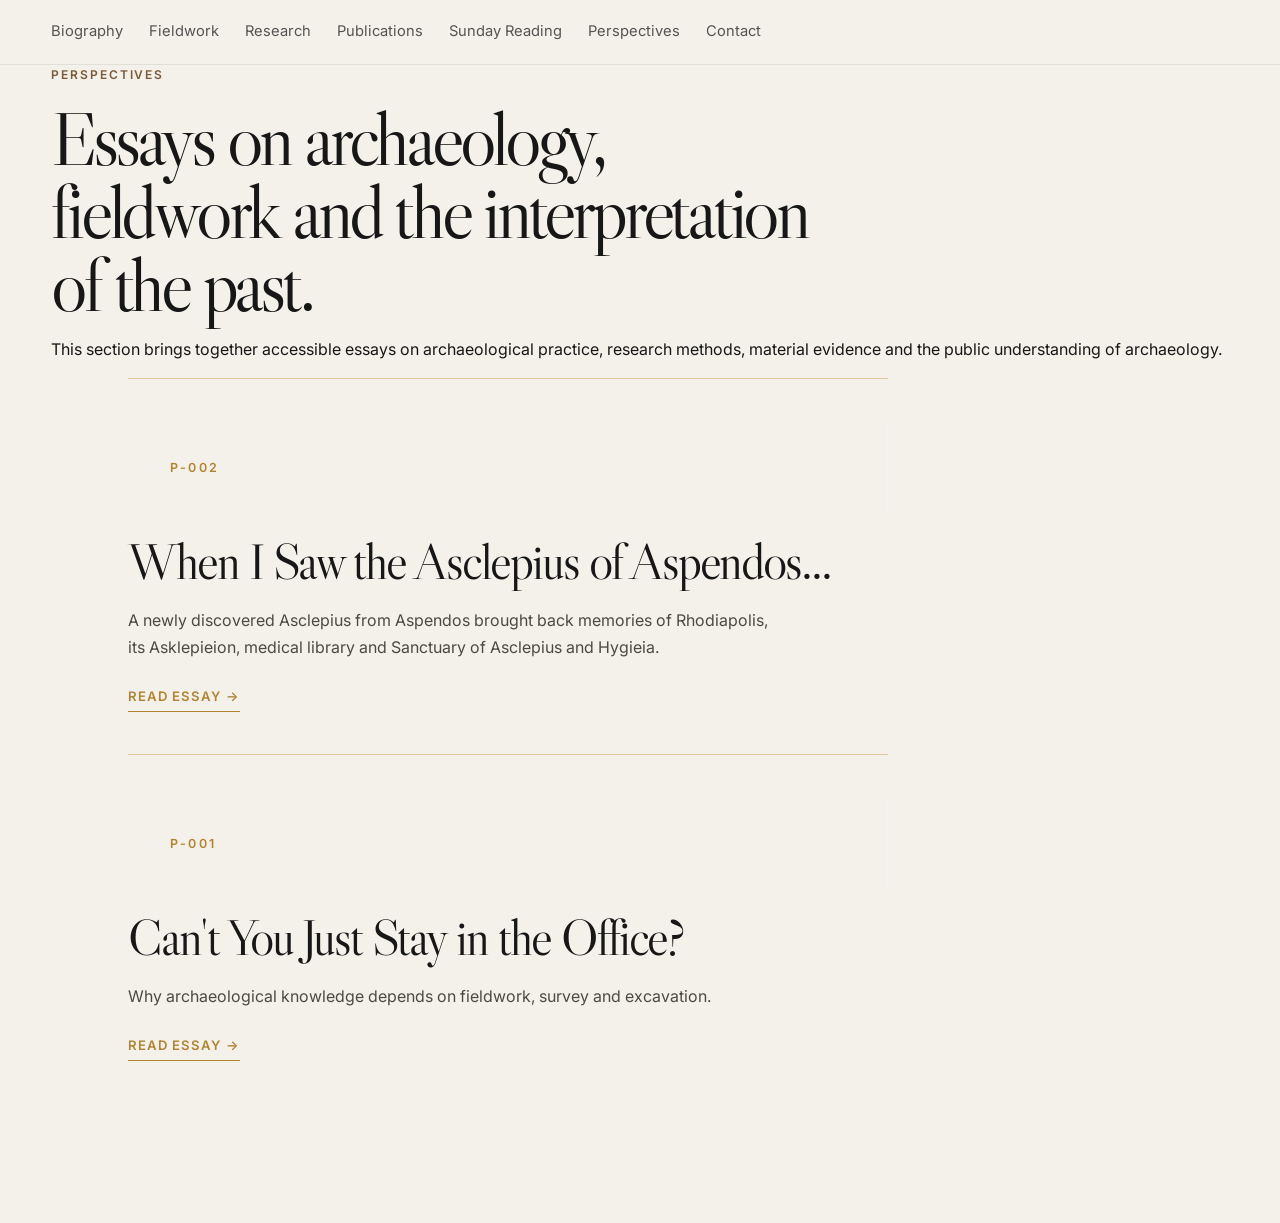
<file: essays/index.html>
<!DOCTYPE html>
<html lang="en">
<head>
  <meta charset="UTF-8">
  <meta name="viewport" content="width=device-width, initial-scale=1.0">

  <title>Perspectives | Halil Mert Erdoğan</title>

  <link rel="preconnect" href="https://fonts.googleapis.com">
  <link rel="preconnect" href="https://fonts.gstatic.com" crossorigin>

  <link
    href="https://fonts.googleapis.com/css2?family=Inter:wght@400;500;600&family=Libre+Caslon+Display&display=swap"
    rel="stylesheet"
  >

  <link rel="stylesheet" href="../style.css">
  <style>
  .perspectives-list {
    max-width: 1380px;
    margin: 0 auto;
    padding: 0 10% 120px;
  }

  .perspective-card {
    display: block;
    max-width: 760px;
    padding: 42px 0;
    border-top: 1px solid rgba(194, 145, 55, 0.45);
    color: #171717;
    text-decoration: none;
  }

  .perspective-number {
    display: block;
    margin-bottom: 20px;
    font-family: "Inter", sans-serif;
    color: #b18432;
    font-size: 0.78rem;
    font-weight: 600;
    letter-spacing: 0.18em;
    text-transform: uppercase;
  }

  .perspective-card h2 {
    margin: 0 0 18px;
    font-family: "Libre Caslon Display", serif;
    font-size: clamp(2.5rem, 4vw, 4rem);
    font-weight: 400;
    line-height: 1.05;
  }

  .perspective-card p {
    max-width: 650px;
    margin: 0 0 22px;
    font-family: "Inter", sans-serif;
    color: #4d4943;
    font-size: 1rem;
    line-height: 1.7;
  }

  .perspective-link {
    font-family: "Inter", sans-serif;
    color: #b18432;
    font-size: 0.82rem;
    font-weight: 600;
    letter-spacing: 0.08em;
    text-transform: uppercase;
  }

  .perspective-card:hover h2,
  .perspective-card:hover .perspective-link {
    color: #b18432;
  }
</style>
</head>

<body>

  <header class="site-header">
    <nav class="site-nav">
      <a href="../index.html#biography">Biography</a>
      <a href="../index.html#fieldwork">Fieldwork</a>
      <a href="../index.html#research">Research</a>
      <a href="../index.html#publications">Publications</a>
      <a href="../readings/">Sunday Reading</a>
      <a href="./">Perspectives</a>
      <a href="../index.html#contact">Contact</a>
    </nav>
  </header>

  <main id="top">

    <section class="section-shell">
      <p class="eyebrow">Perspectives</p>

      <h1>Essays on archaeology, fieldwork and the interpretation of the past.</h1>

      <p>
        This section brings together accessible essays on archaeological
        practice, research methods, material evidence and the public
        understanding of archaeology.
      </p>
    </section>
<section class="perspectives-list">

  <a
  class="perspective-card"
  href="./p002-when-i-saw-the-asclepius-of-aspendos.html"
>
  <span class="perspective-number">P-002</span>

  <h2>
    When I Saw the Asclepius of Aspendos...
  </h2>

  <p>
    A newly discovered Asclepius from Aspendos brought back memories of
    Rhodiapolis, its Asklepieion, medical library and Sanctuary of
    Asclepius and Hygieia.
  </p>

  <span class="perspective-link">
    Read essay →
  </span>
</a>

  <a
    class="perspective-card"
    href="./p001-cant-you-just-stay-in-the-office.html"
  >
    <span class="perspective-number">P-001</span>

    <h2>
      Can't You Just Stay in the Office?
    </h2>

    <p>
      Why archaeological knowledge depends on fieldwork,
      survey and excavation.
    </p>

    <span class="perspective-link">
      Read essay →
    </span>
  </a>

</section>
  </main>

</body>
</html>
</file>
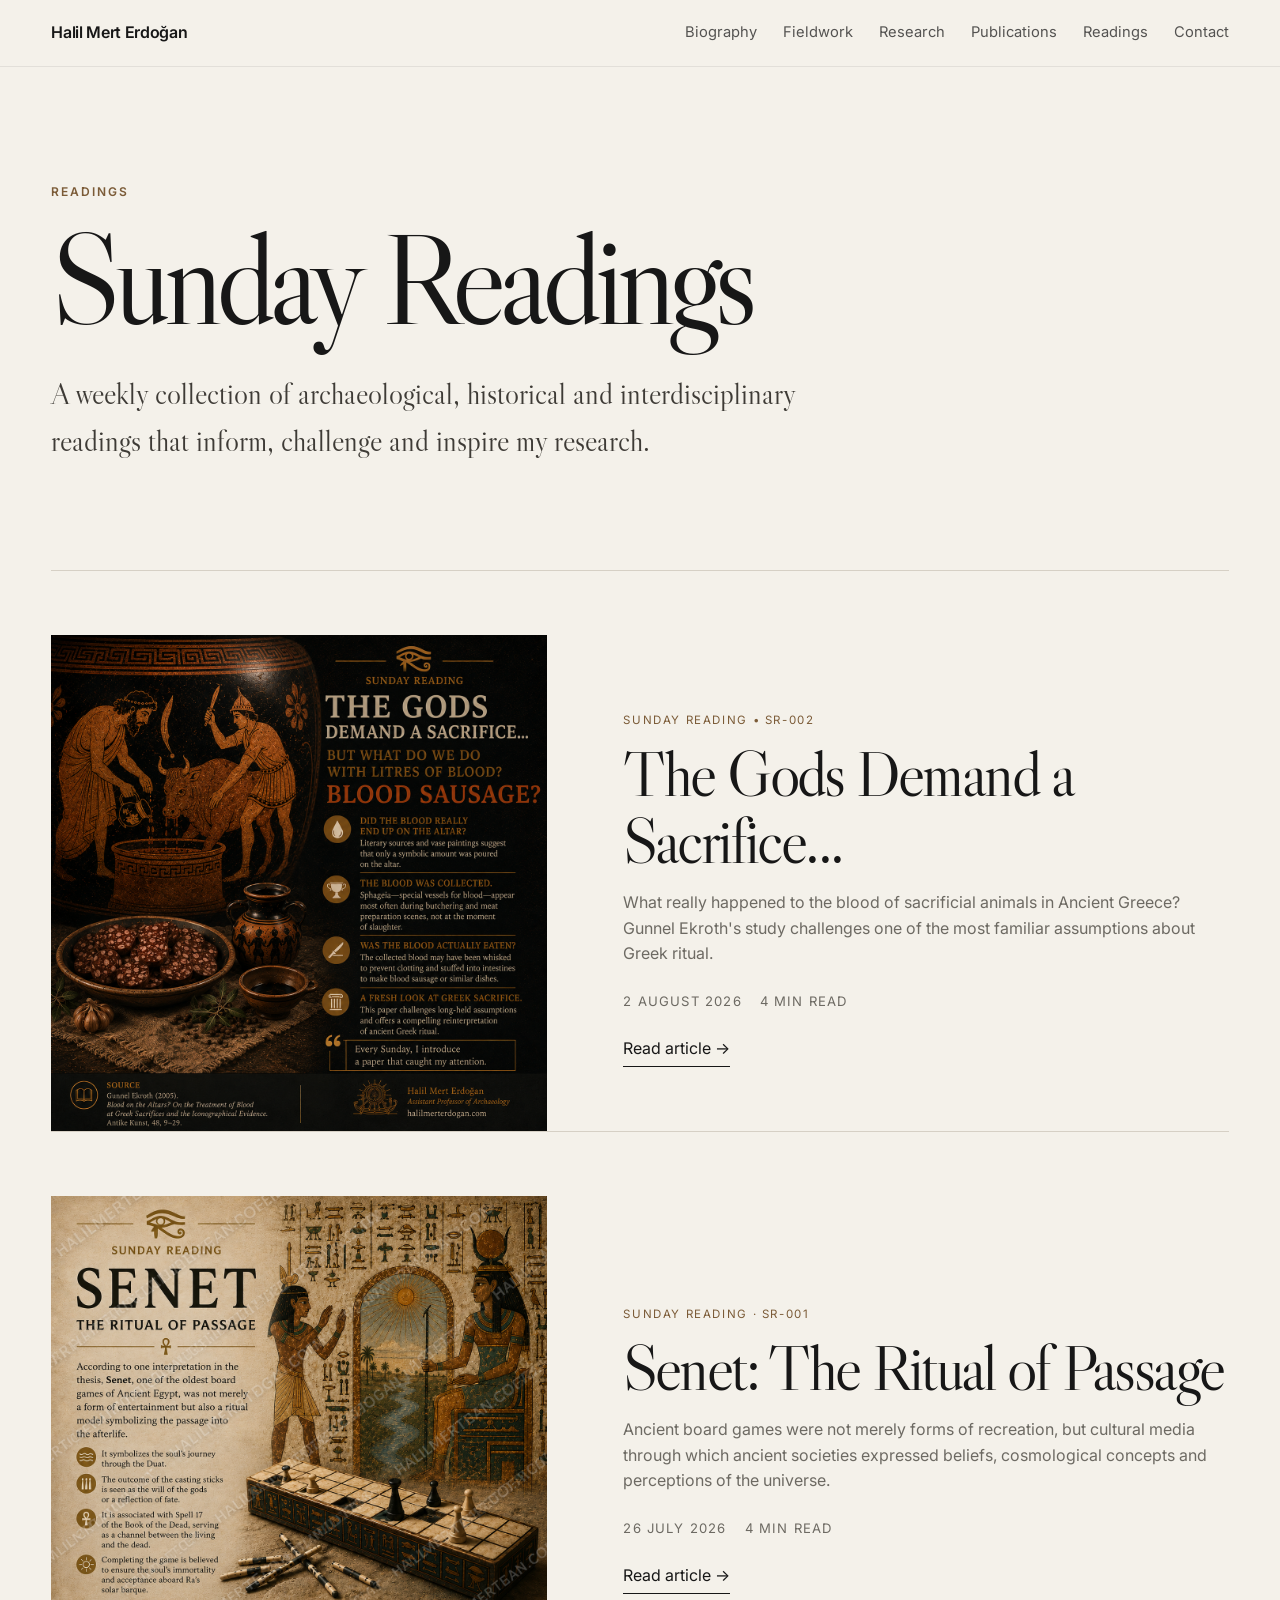
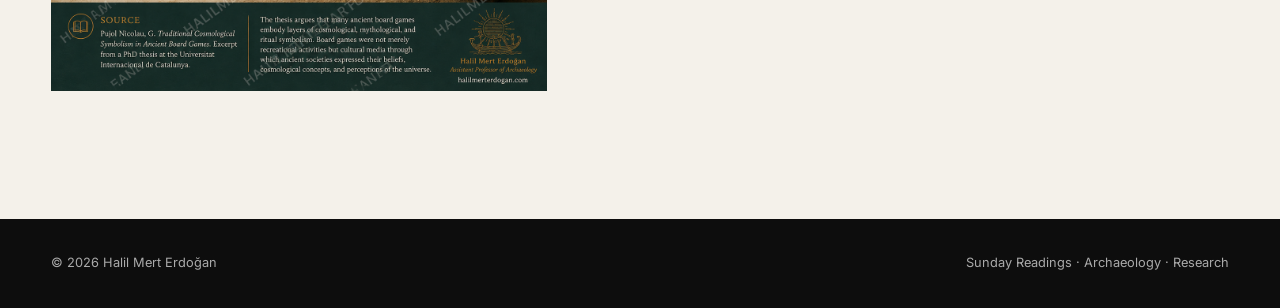
<file: readings/index.html>
<!DOCTYPE html>
<html lang="en">
<head>
  <meta charset="UTF-8">
  <meta name="viewport" content="width=device-width, initial-scale=1.0">

  <meta
    name="description"
    content="Sunday Readings by Halil Mert Erdoğan — archaeological, historical and interdisciplinary reading notes."
  >

  <title>Sunday Readings | Halil Mert Erdoğan</title>

  <link rel="preconnect" href="https://fonts.googleapis.com">
  <link rel="preconnect" href="https://fonts.gstatic.com" crossorigin>

  <link
    href="https://fonts.googleapis.com/css2?family=Inter:wght@400;500;600&family=Libre+Caslon+Display&display=swap"
    rel="stylesheet"
  >

  <link rel="stylesheet" href="../style.css">
  <link rel="stylesheet" href="readings.css">
</head>

<body>

  <header class="site-header">
    <a class="brand" href="../index.html">Halil Mert Erdoğan</a>

    <button
      class="menu-toggle"
      aria-label="Toggle menu"
      aria-expanded="false"
    >
      Menu
    </button>

    <nav class="site-nav">
      <a href="../index.html#biography">Biography</a>
      <a href="../index.html#fieldwork">Fieldwork</a>
      <a href="../index.html#research">Research</a>
      <a href="../index.html#publications">Publications</a>
      <a href="./" aria-current="page">Readings</a>
      <a href="../index.html#contact">Contact</a>
    </nav>
  </header>

  <main>

    <section class="readings-hero section-shell">
      <p class="eyebrow">Readings</p>
      <h1>Sunday Readings</h1>
      <p class="readings-intro">
        A weekly collection of archaeological, historical and interdisciplinary
        readings that inform, challenge and inspire my research.
      </p>
    </section>

    <section class="reading-archive section-shell">
          <article class="archive-card reveal">
        <a class="archive-image" href="sr002-blood-sausage.html">
          <img
            src="../assets/readings/blood-sausage-en.png"
            alt="Sunday Reading 002: The Gods Demand a Sacrifice... But What Do We Do with Litres of Blood? Blood Sausage?"
          >
        </a>

        <div class="archive-copy">
          <p class="kicker">Sunday Reading • SR-002</p>
          <h2>The Gods Demand a Sacrifice...</h2>

          <p>
            What really happened to the blood of sacrificial animals in Ancient Greece? Gunnel Ekroth's study challenges one of the most familiar assumptions about Greek ritual.
          </p>

          <div class="reading-meta">
            <span>2 August 2026</span>
            <span>4 min read</span>
          </div>

          <a class="reading-link" href="sr002-blood-sausage.html">
            Read article →
          </a>
        </div>
      </article>
      <article class="archive-card reveal">
        <a class="archive-image" href="sr001-senet.html">
          <img
            src="../assets/readings/senet-en.png"
            alt="Sunday Reading 001: Senet — The Ritual of Passage"
          >
        </a>

        <div class="archive-copy">
          <p class="kicker">Sunday Reading · SR-001</p>
          <h2>Senet: The Ritual of Passage</h2>

          <p>
            Ancient board games were not merely forms of recreation, but
            cultural media through which ancient societies expressed beliefs,
            cosmological concepts and perceptions of the universe.
          </p>

          <div class="reading-meta">
            <span>26 July 2026</span>
            <span>4 min read</span>
          </div>

          <a class="reading-link" href="sr001-senet.html">
            Read article →
          </a>
        </div>
      </article>

    </section>

  </main>

  <footer class="site-footer">
    <span>© <span id="year"></span> Halil Mert Erdoğan</span>
    <span>Sunday Readings · Archaeology · Research</span>
  </footer>

  <script src="../script.js"></script>
</body>
</html>
</file>
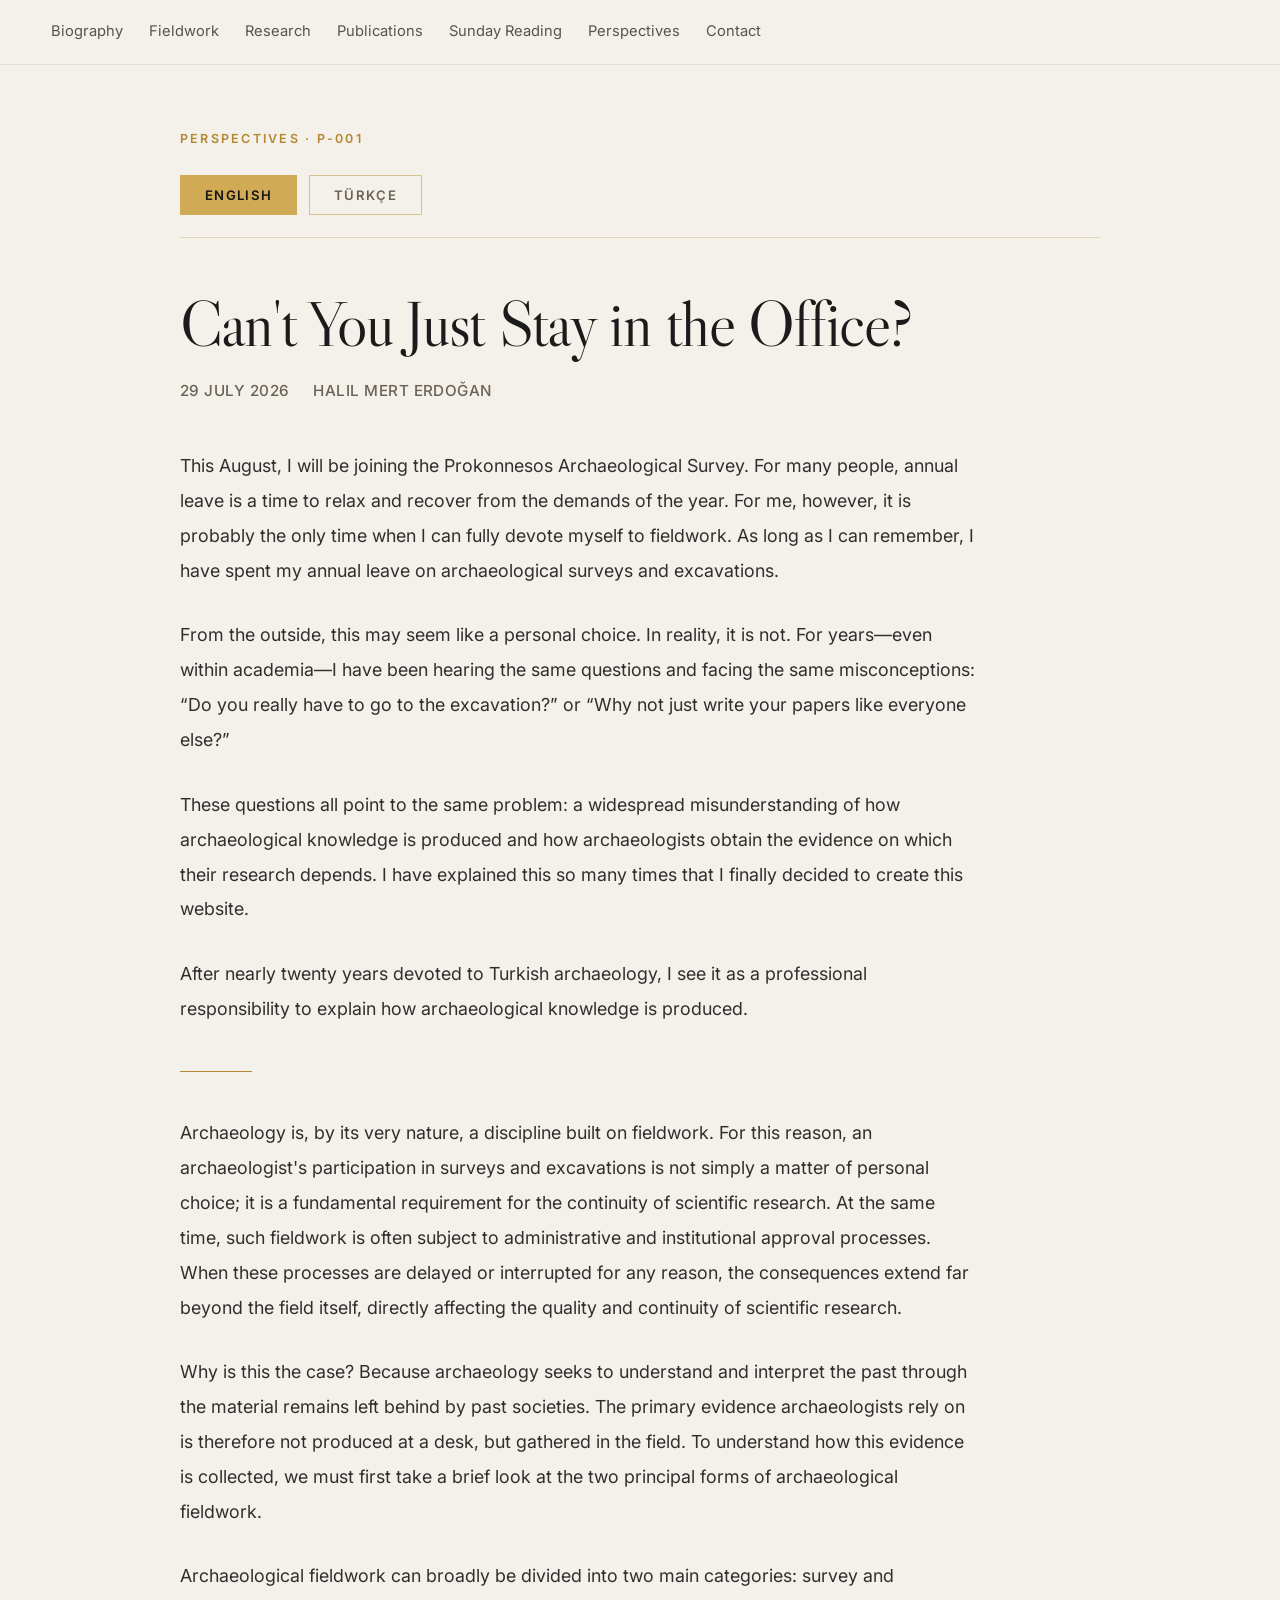
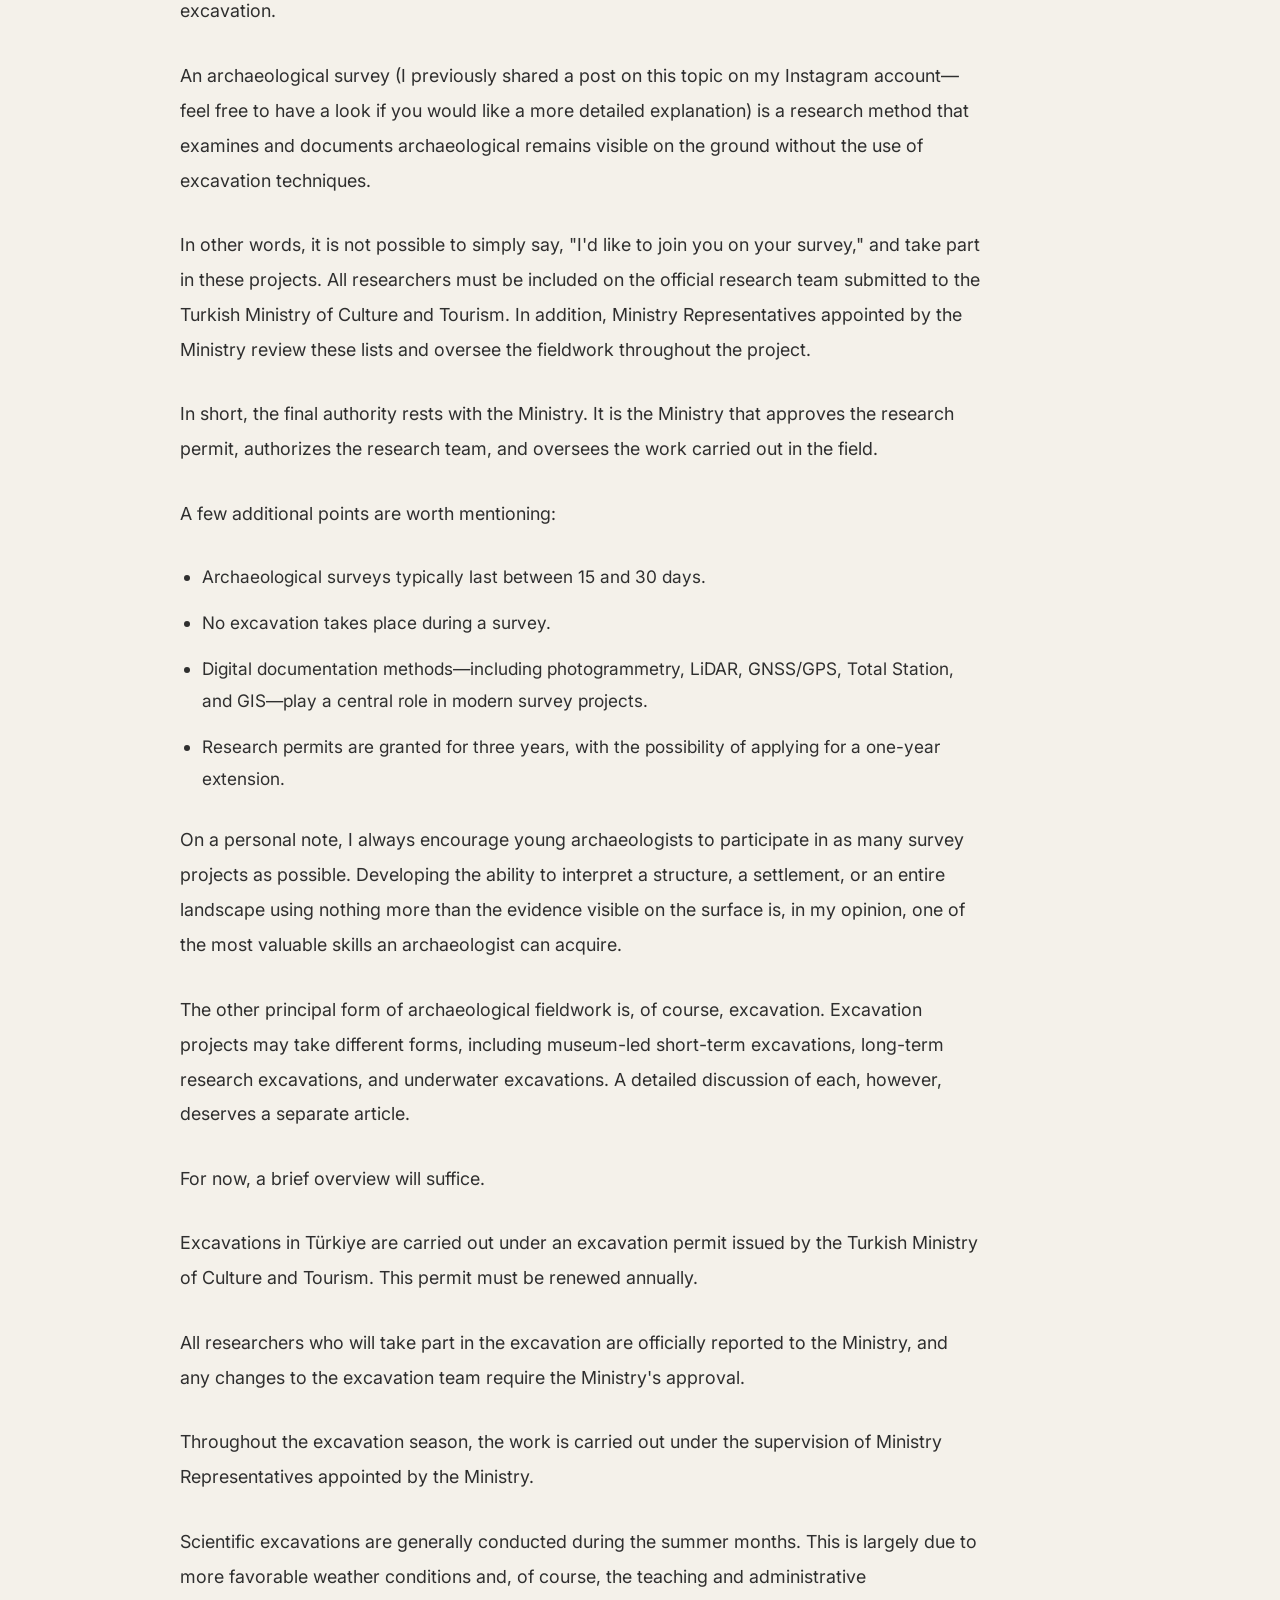
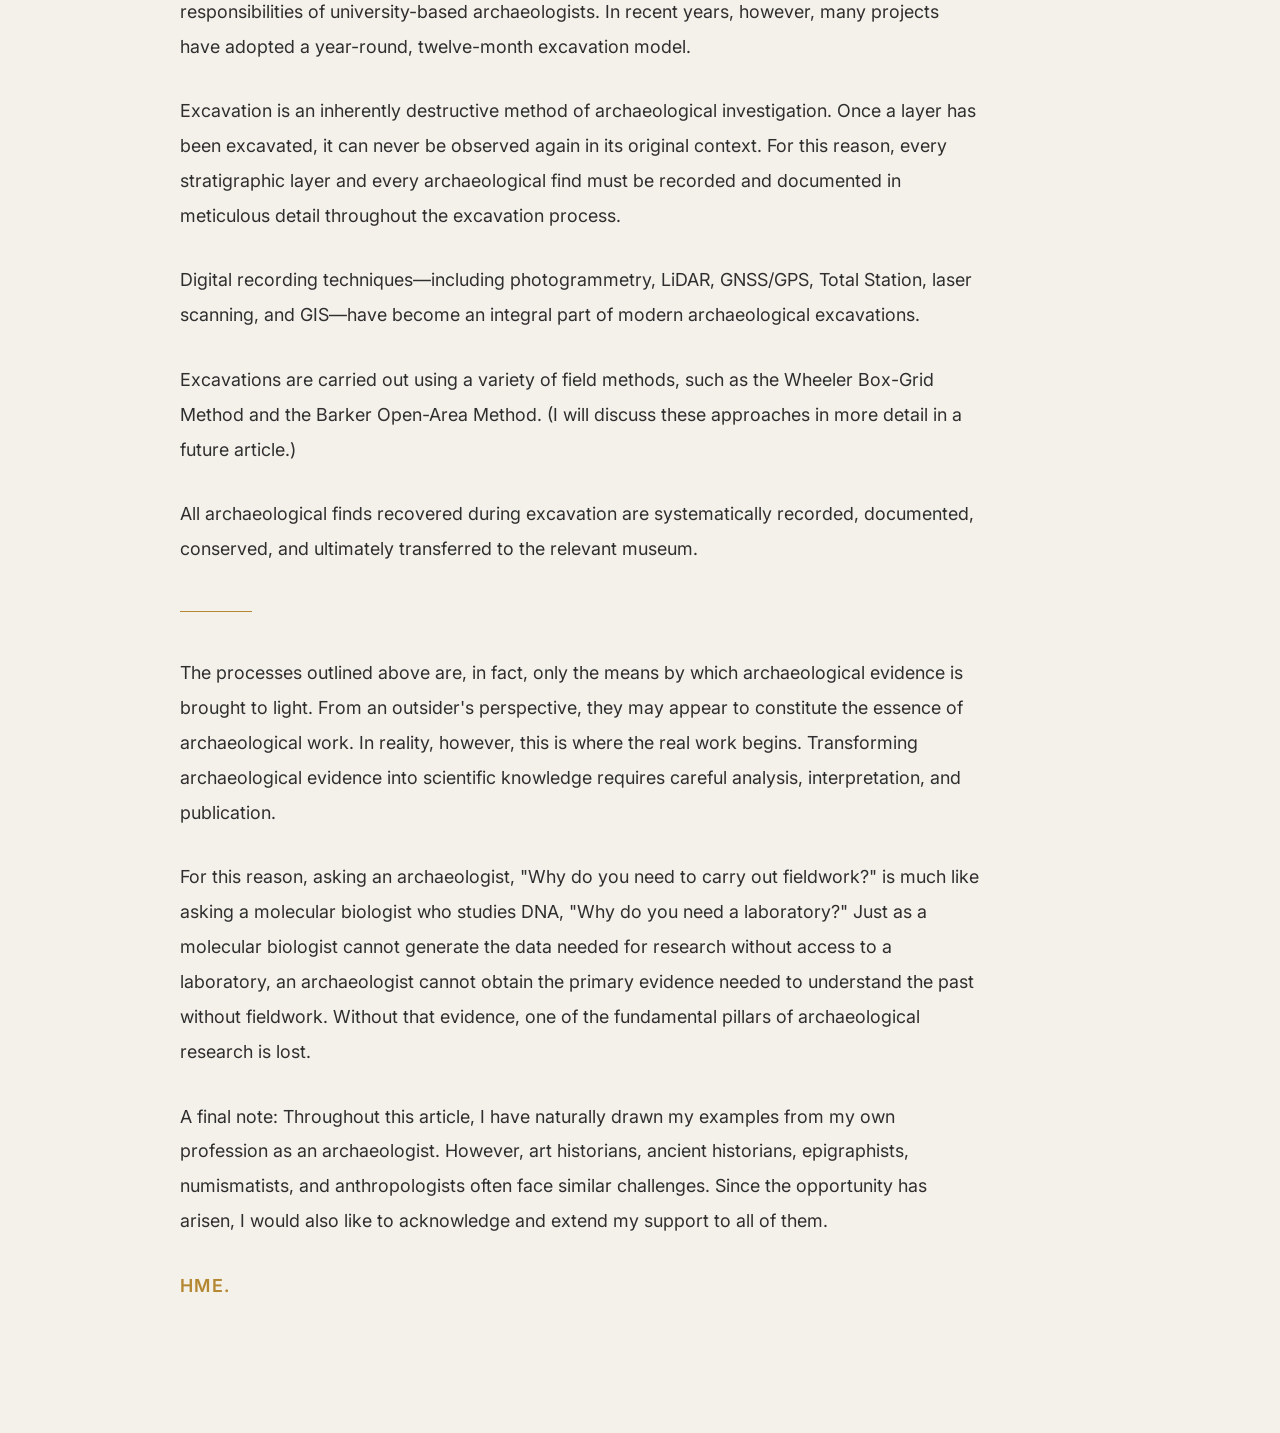
<file: essays/p001-cant-you-just-stay-in-the-office.html>
<!DOCTYPE html>
<html lang="en">
<head>
  <meta charset="UTF-8">
  <meta name="viewport" content="width=device-width, initial-scale=1.0">

  <meta
    name="description"
    content="Perspectives 001: Can't You Just Stay in the Office? An essay by Halil Mert Erdoğan on archaeological fieldwork, survey, and excavation."
  >

  <title>Can't You Just Stay in the Office? | Perspectives 001</title>

  <link rel="preconnect" href="https://fonts.googleapis.com">
  <link rel="preconnect" href="https://fonts.gstatic.com" crossorigin>

  <link
    href="https://fonts.googleapis.com/css2?family=Inter:wght@400;500;600&family=Libre+Caslon+Display&display=swap"
    rel="stylesheet"
  >

  <link rel="stylesheet" href="../style.css">
  <link rel="stylesheet" href="../readings/readings.css">

  <style>
    /*
      This page deliberately inherits the website's existing typography.
      Only the article width, readable text colour, title size, and language tabs
      are defined here.
    */

    .perspective-page {
      width: min(920px, calc(100% - 40px));
      margin: 0 auto;
      padding: 64px 0 100px;
    }

    .perspective-kicker {
      margin: 0 0 26px;
      color: #b48732;
      font-size: 0.78rem;
      font-weight: 600;
      letter-spacing: 0.18em;
      text-transform: uppercase;
    }

    .language-tabs {
      display: flex;
      gap: 12px;
      margin: 0 0 52px;
      padding: 0 0 22px;
      border-bottom: 1px solid rgba(180, 135, 45, 0.28);
    }

    .language-tab {
      appearance:none;
      padding:11px 24px;
      border:1px solid rgba(180,135,45,.45);
      background:transparent;
      color:#6b6257;
      font-family:'Inter',sans-serif;
      font-size:.82rem;
      font-weight:600;
      letter-spacing:.10em;
      text-transform:uppercase;
      cursor:pointer;
    }

    .language-tab.active {
      border-color: #d1aa55;
      background: #d1aa55;
      color: #151515;
    }

    .language-panel {
      display: none;
    }

    .language-panel.active {
      display: block;
    }

    .perspective-title {
      font-family: 'Libre Caslon Display', serif;
      max-width: 840px;
      margin: 0 0 22px;
      color: #1b1b1b;
      font-size: clamp(3.2rem, 5vw, 4.8rem);
      font-weight: 400;
      line-height: 1.05;
      letter-spacing: -0.02em;
    }

    .perspective-meta {
      display:flex;
      flex-wrap:wrap;
      gap:8px 24px;
      margin:0 0 46px;
      font-family:'Inter',sans-serif;
      color:#6b6257;
      font-size:0.95rem;
      font-weight:500;
      letter-spacing:.03em;
    }

    .perspective-text {
      max-width:800px;
      font-family:'Inter',sans-serif;
      color:#2f2f2f;
    }

    .perspective-text p {
      margin:0 0 1.65em;
      color:#2f2f2f;
      font-family:'Inter',sans-serif;
      font-size:1.12rem;
      line-height:1.95;
      font-weight:400;
    }

    .perspective-text ul {
      margin: 0 0 1.8em;
      padding-left: 1.35rem;
    }

    .perspective-text li {
      margin:0 0 .8em;
      color:#2f2f2f;
      font-family:'Inter',sans-serif;
      font-size:1.08rem;
      line-height:1.85;
    }

    .perspective-divider {
      width: 72px;
      margin: 44px 0;
      border: 0;
      border-top: 1px solid #b48732;
    }

    .perspective-signature {
      margin-top: 42px;
      color: #b48732 !important;
      font-weight: 600 !important;
      letter-spacing: 0.08em;
    }

    @media (max-width: 700px) {
      .perspective-page {
        width: min(100% - 28px, 920px);
        padding: 42px 0 72px;
      }

      .language-tabs {
        margin-bottom: 38px;
      }

      .language-tab {
      appearance:none;
      padding:11px 24px;
      border:1px solid rgba(180,135,45,.45);
      background:transparent;
      color:#6b6257;
      font-family:'Inter',sans-serif;
      font-size:.82rem;
      font-weight:600;
      letter-spacing:.10em;
      text-transform:uppercase;
      cursor:pointer;
    }

      .perspective-title {
      font-family: 'Libre Caslon Display', serif;
      max-width: 840px;
      margin: 0 0 22px;
      color: #1b1b1b;
      font-size: clamp(3.2rem, 5vw, 4.8rem);
      font-weight: 400;
      line-height: 1.05;
      letter-spacing: -0.02em;
    }

      .perspective-text p,
      .perspective-text li {
      margin:0 0 .8em;
      color:#2f2f2f;
      font-family:'Inter',sans-serif;
      font-size:1.08rem;
      line-height:1.85;
    }
    }
  </style>
</head>

<body>

  <header class="site-header">
    <nav class="site-nav">
      <a href="../index.html#biography">Biography</a>
      <a href="../index.html#fieldwork">Fieldwork</a>
      <a href="../index.html#research">Research</a>
      <a href="../index.html#publications">Publications</a>
      <a href="../readings/">Sunday Reading</a>
      <a href="./">Perspectives</a>
      <a href="../index.html#contact">Contact</a>
    </nav>
  </header>

  <main class="perspective-page">

    <p class="perspective-kicker">Perspectives · P-001</p>

    <div class="language-tabs" role="tablist" aria-label="Article language">
      <button
        class="language-tab active"
        id="english-tab"
        type="button"
        role="tab"
        aria-selected="true"
        aria-controls="english-panel"
        onclick="showLanguage('english')"
      >
        English
      </button>

      <button
        class="language-tab"
        id="turkish-tab"
        type="button"
        role="tab"
        aria-selected="false"
        aria-controls="turkish-panel"
        onclick="showLanguage('turkish')"
      >
        Türkçe
      </button>
    </div>

    <article
      id="english-panel"
      class="language-panel active"
      role="tabpanel"
      aria-labelledby="english-tab"
      lang="en"
    >
      <h1 class="perspective-title">Can't You Just Stay in the Office?</h1>

      <div class="perspective-meta">
        <span>29 July 2026</span>
        <span>Halil Mert Erdoğan</span>
      </div>

      <div class="perspective-text">

<p>This August, I will be joining the Prokonnesos Archaeological Survey. For many people, annual leave is a time to relax and recover from the demands of the year. For me, however, it is probably the only time when I can fully devote myself to fieldwork. As long as I can remember, I have spent my annual leave on archaeological surveys and excavations.</p>

<p>From the outside, this may seem like a personal choice. In reality, it is not. For years—even within academia—I have been hearing the same questions and facing the same misconceptions: “Do you really have to go to the excavation?” or “Why not just write your papers like everyone else?”</p>

<p>These questions all point to the same problem: a widespread misunderstanding of how archaeological knowledge is produced and how archaeologists obtain the evidence on which their research depends. I have explained this so many times that I finally decided to create this website.</p>

<p>After nearly twenty years devoted to Turkish archaeology, I see it as a professional responsibility to explain how archaeological knowledge is produced.</p>

        <hr class="perspective-divider">

        <p>
          Archaeology is, by its very nature, a discipline built on fieldwork. For this reason, an archaeologist's participation in surveys and excavations is not simply a matter of personal choice; it is a fundamental requirement for the continuity of scientific research. At the same time, such fieldwork is often subject to administrative and institutional approval processes. When these processes are delayed or interrupted for any reason, the consequences extend far beyond the field itself, directly affecting the quality and continuity of scientific research.
        </p>

        <p>
          Why is this the case? Because archaeology seeks to understand and interpret the past through the material remains left behind by past societies. The primary evidence archaeologists rely on is therefore not produced at a desk, but gathered in the field. To understand how this evidence is collected, we must first take a brief look at the two principal forms of archaeological fieldwork.
        </p>

        <p>
          Archaeological fieldwork can broadly be divided into two main categories: survey and excavation.
        </p>

        <p>
          An archaeological survey (I previously shared a post on this topic on my Instagram account—feel free to have a look if you would like a more detailed explanation) is a research method that examines and documents archaeological remains visible on the ground without the use of excavation techniques.
        </p>

        <p>
          In other words, it is not possible to simply say, "I'd like to join you on your survey," and take part in these projects. All researchers must be included on the official research team submitted to the Turkish Ministry of Culture and Tourism. In addition, Ministry Representatives appointed by the Ministry review these lists and oversee the fieldwork throughout the project.
        </p>

        <p>
          In short, the final authority rests with the Ministry. It is the Ministry that approves the research permit, authorizes the research team, and oversees the work carried out in the field.
        </p>

        <p>A few additional points are worth mentioning:</p>

        <ul>
          <li>Archaeological surveys typically last between 15 and 30 days.</li>
          <li>No excavation takes place during a survey.</li>
          <li>Digital documentation methods—including photogrammetry, LiDAR, GNSS/GPS, Total Station, and GIS—play a central role in modern survey projects.</li>
          <li>Research permits are granted for three years, with the possibility of applying for a one-year extension.</li>
        </ul>

        <p>
          On a personal note, I always encourage young archaeologists to participate in as many survey projects as possible. Developing the ability to interpret a structure, a settlement, or an entire landscape using nothing more than the evidence visible on the surface is, in my opinion, one of the most valuable skills an archaeologist can acquire.
        </p>

        <p>
          The other principal form of archaeological fieldwork is, of course, excavation. Excavation projects may take different forms, including museum-led short-term excavations, long-term research excavations, and underwater excavations. A detailed discussion of each, however, deserves a separate article.
        </p>

        <p>For now, a brief overview will suffice.</p>

        <p>
          Excavations in Türkiye are carried out under an excavation permit issued by the Turkish Ministry of Culture and Tourism. This permit must be renewed annually.
        </p>

        <p>
          All researchers who will take part in the excavation are officially reported to the Ministry, and any changes to the excavation team require the Ministry's approval.
        </p>

        <p>
          Throughout the excavation season, the work is carried out under the supervision of Ministry Representatives appointed by the Ministry.
        </p>

        <p>
          Scientific excavations are generally conducted during the summer months. This is largely due to more favorable weather conditions and, of course, the teaching and administrative responsibilities of university-based archaeologists. In recent years, however, many projects have adopted a year-round, twelve-month excavation model.
        </p>

        <p>
          Excavation is an inherently destructive method of archaeological investigation. Once a layer has been excavated, it can never be observed again in its original context. For this reason, every stratigraphic layer and every archaeological find must be recorded and documented in meticulous detail throughout the excavation process.
        </p>

        <p>
          Digital recording techniques—including photogrammetry, LiDAR, GNSS/GPS, Total Station, laser scanning, and GIS—have become an integral part of modern archaeological excavations.
        </p>

        <p>
          Excavations are carried out using a variety of field methods, such as the Wheeler Box-Grid Method and the Barker Open-Area Method. (I will discuss these approaches in more detail in a future article.)
        </p>

        <p>
          All archaeological finds recovered during excavation are systematically recorded, documented, conserved, and ultimately transferred to the relevant museum.
        </p>

        <hr class="perspective-divider">

        <p>
          The processes outlined above are, in fact, only the means by which archaeological evidence is brought to light. From an outsider's perspective, they may appear to constitute the essence of archaeological work. In reality, however, this is where the real work begins. Transforming archaeological evidence into scientific knowledge requires careful analysis, interpretation, and publication.
        </p>

        <p>
          For this reason, asking an archaeologist, "Why do you need to carry out fieldwork?" is much like asking a molecular biologist who studies DNA, "Why do you need a laboratory?" Just as a molecular biologist cannot generate the data needed for research without access to a laboratory, an archaeologist cannot obtain the primary evidence needed to understand the past without fieldwork. Without that evidence, one of the fundamental pillars of archaeological research is lost.
        </p>

        <p>
          A final note: Throughout this article, I have naturally drawn my examples from my own profession as an archaeologist. However, art historians, ancient historians, epigraphists, numismatists, and anthropologists often face similar challenges. Since the opportunity has arisen, I would also like to acknowledge and extend my support to all of them.
        </p>

        <p class="perspective-signature">HME.</p>
      </div>
    </article>

    <article
      id="turkish-panel"
      class="language-panel"
      role="tabpanel"
      aria-labelledby="turkish-tab"
      lang="tr"
    >
      <h1 class="perspective-title">“Hocam, Kazıya Gitmeseniz Olmaz mı?”</h1>

      <div class="perspective-meta">
        <span>29 Temmuz 2026</span>
        <span>Halil Mert Erdoğan</span>
      </div>

      <div class="perspective-text">
      
        <p>Ağustos ayında Prokonnesos Arkeolojik Yüzey Araştırması'na katılacağım. Pek çok insan için yıllık izin, dinlenmek ve bütün senenin yorgunluğunu atmak anlamına gelir. Benim için ise yıllık izinler, arazi çalışmalarına gönül rahatlığıyla katılabildiğim belki de yılın tek dönemidir. Kendimi bildim bileli izinlerimi kazılarda ya da yüzey araştırmalarında geçiriyorum.</p>

        <p>Dışarıdan bakıldığında bunun tamamen kişisel bir tercih olduğu düşünülebilir. Oysa durum pek de öyle değil. Çünkü yıllardır, akademik hayatın içinde dahi, aynı sorularla ve aynı yanlış kabullerle karşılaşıyorum: “Kazıya gitmesen olmuyor mu?”, “Herkes nasıl makale yazıyorsa sen de öyle yazsan?”</p>

        <p>Bu soruların ortak bir noktası var. Arkeolojik bilginin nasıl üretildiğine, bir arkeoloğun araştırma verisine nasıl ulaştığına dair ciddi bir bilgi eksikliğini ortaya koyuyorlar. Sanırım bugüne kadar bu konuyu o kadar çok açıklamak zorunda kaldım ki sonunda bu siteyi açmaya karar verdim.</p>

        <p>Yaklaşık yirmi yılını Türk arkeolojisine adamış biri olarak, arkeolojik bilginin nasıl üretildiğini anlatmayı mesleki bir sorumluluk olarak görüyorum.</p>
        

        <hr class="perspective-divider">

        <p>
          Arkeoloji, doğası gereği arazi çalışmasına dayanan bir bilim dalıdır. Bu nedenle bir arkeoloğun yüzey araştırmalarına ve kazılara katılabilmesi yalnızca kişisel bir tercih değil, bilimsel üretimin sürdürülebilmesi açısından da temel bir gerekliliktir. Ne var ki bu süreçler çoğu zaman idari ve kurumsal izin mekanizmalarına bağlıdır. Bu mekanizmaların çeşitli nedenlerle aksaması ya da kesintiye uğraması, yalnızca arazi çalışmalarını değil, uzun vadede bilimsel araştırmaların niteliğini ve sürekliliğini de doğrudan etkileyebilir.
        </p>

        <p>
          Peki neden? Çünkü arkeoloji, geçmişte yaşamış insanların geride bıraktığı maddi kültür kalıntılarından hareketle geçmişi anlamaya ve yorumlamaya çalışan bir bilim dalıdır. Bu nedenle arkeoloğun ihtiyaç duyduğu temel veriler masa başında değil, arazide elde edilir. Bu verilerin nasıl toplandığını anlayabilmek için ise önce arkeolojinin temel arazi çalışmalarına kısaca değinmek gerekir.
        </p>

        <p>
          Arazi çalışmaları temelde ikiye ayrılır: Yüzey Araştırması ve Kazı Çalışması.
        </p>

        <p>
          Yüzey araştırması (daha evvel Instagram hesabımda konuyla ilgili bir gönderi paylaşmıştım; detaylı bilgi için oraya da göz atabilirsiniz), kazı teknikleri kullanılmaksızın yüzeyde gözlemlenebilen kalıntıların incelendiği ve belgelendiği bir araştırma yöntemidir.
        </p>

        <p>
          "Merhaba, ben de sizinle dağ tepe yürüyeceğim." diyenlerin elini kolunu sallayarak bu araştırmalara katılması mümkün değildir.
        </p>

        <p>
          T.C. Kültür ve Turizm Bakanlığı'na bildirilen araştırmacı listelerinde isminizin yer alması gerekir. Ayrıca, yine Bakanlık tarafından görevlendirilen Bakanlık Temsilcileri bu listeleri kontrol eder ve araştırmaları denetler.
        </p>

        <p>
          Yani tabir-i caiz ise nihai söz sahibi Bakanlıktır. Çalışma iznini, araştırma ruhsatını ve araştırmacı listesini onaylayan da yürütülen çalışmaları denetleyen de Bakanlıktır.
        </p>

        <p>Bunlara ek olarak bilinmesi gerekenler:</p>

        <ul>
          <li>Yüzey araştırmaları genellikle 15–30 gün arasında gerçekleşir.</li>
          <li>Kazı yapılmaz.</li>
          <li>Özellikle belgeleme tekniklerinde Fotogrametri, LiDAR, GNSS/GPS, Total Station ve CBS (GIS) gibi dijital yöntemler büyük önem taşır.</li>
          <li>Araştırma izinleri ise 3 yıl ile sınırlıdır (1 yıl ek süre talep edilebilir).</li>
        </ul>

        <p>
          Kişisel olarak mesleğe yeni başlayan arkeologlara yüzey araştırmalarında mümkün olduğunca fazla görev almalarını tavsiye ediyorum. Kazı yapmadan, yalnızca yüzeyde gözlemlenebilen verilerden hareketle bir yapıyı, bir yerleşimi ya da bir peyzajı okuyabilme becerisi, arkeolojik düşünme pratiğinin en önemli kazanımlarından biridir.
        </p>

        <p>
          Bir diğer temel arazi çalışması ise elbette kazı çalışmalarıdır. Bu çalışmalar kendi içinde farklı türlere ayrılır: kurtarma kazıları, bilimsel (sürekli) kazılar, sualtı kazıları vb.
        </p>

        <p>
          Bunların her birini ayrıntılı olarak ele almak ise başka bir yazının konusu olacaktır.
        </p>

        <p>Ama kısaca şöyle bir özet yapılabilir:</p>

        <p>
          Kazılar, T.C. Kültür ve Turizm Bakanlığı tarafından verilen kazı izni (ruhsatı) kapsamında yürütülür. Her sene ruhsat yenilenir.
        </p>

        <p>
          Kazı ekibinde yer alacak araştırmacılar Bakanlığa bildirilir; ekipte yapılacak değişiklikler de Bakanlığın bilgisi ve onayı dâhilinde gerçekleştirilir.
        </p>

        <p>
          Kazılar, Bakanlık tarafından görevlendirilen Bakanlık Temsilcilerinin gözetim ve denetiminde yürütülür.
        </p>

        <p>
          Bilimsel kazılar genellikle yaz aylarında gerçekleştirilir. Bunun temel sebepleri mevsimsel koşulların daha elverişli olması ve şüphesiz akademisyenlerin üniversitelerdeki görevleridir. Ancak son yıllarda birçok bilimsel kazı, yılın tamamına yayılan on iki aylık çalışma modeline geçmiştir.
        </p>

        <p>
          Kazı, geri dönüşü olmayan (destructive) bir araştırma yöntemidir. Bu nedenle kazı sırasında kaldırılan her tabaka ve her buluntu, gelecekte tekrar gözlemlenemeyeceği için ayrıntılı olarak belgelenmek zorundadır.
        </p>

        <p>
          Fotogrametri, LiDAR, GNSS/GPS, Total Station, lazer tarayıcılar ve CBS (GIS) gibi dijital belgeleme yöntemleri günümüzde kazı çalışmalarının ayrılmaz bir parçası hâline gelmiştir.
        </p>

        <p>
          Kazılarda Wheeler Kutu Yöntemi, Barker Sistemi gibi farklı kazı teknikleri uygulanır. (Bunları da ayrıntılı olarak başka bir yazıda ele alacağım.)
        </p>

        <p>
          Kazılarda elde edilen tüm buluntular kayıt altına alınır, belgelenir, korunur ve ilgili müzeye teslim edilir.
        </p>

        <hr class="perspective-divider">

        <p>
          Kısaca açıklamaya çalıştığım bu süreçler, aslında yalnızca araştırılacak verinin ortaya çıkarılmasını sağlayan aşamalardır. Dışarıdan bakıldığında asıl işin bunlar olduğu düşünülebilir; oysa esas süreç bundan sonra başlar. Elde edilen verilerin bilimsel bir araştırmaya dönüşebilmesi için bu kez masa başına geçilir.
        </p>

        <p>
          Dolayısıyla bir arkeoloğa "Neden araziye çıkıyorsun?" diye sormak, DNA üzerine çalışan bir moleküler biyoloğa "Neden laboratuvara giriyorsun?" diye sormak kadar anlamsızdır. Nasıl ki bir moleküler biyolog laboratuvara girmeden araştırması için gerekli verileri üretemez ve bilimsel bir çalışma ortaya koyamazsa, bir arkeolog da araziye çıkmadan geçmişi anlamlandıracak temel verilere ulaşamaz. Dolayısıyla bilimsel araştırmasının en önemli dayanaklarından birini kaybetmiş olur.
        </p>

        <p>
          Küçük bir not: Bu yazıda örnekleri bir arkeolog olarak kendi mesleğim üzerinden verdim. Ancak benzer sıkıntıları sanat tarihçileri, eskiçağ tarihçileri, epigraflar, nümizmatlar ve antropologlar da yaşıyor. Hazır yeri gelmişken, onları da kucaklıyorum.
        </p>

        <p class="perspective-signature">HME.</p>
      </div>
    </article>

  </main>

  <script>
    function showLanguage(language) {
      const showEnglish = language === "english";

      document
        .getElementById("english-panel")
        .classList.toggle("active", showEnglish);

      document
        .getElementById("turkish-panel")
        .classList.toggle("active", !showEnglish);

      document
        .getElementById("english-tab")
        .classList.toggle("active", showEnglish);

      document
        .getElementById("turkish-tab")
        .classList.toggle("active", !showEnglish);

      document
        .getElementById("english-tab")
        .setAttribute("aria-selected", String(showEnglish));

      document
        .getElementById("turkish-tab")
        .setAttribute("aria-selected", String(!showEnglish));

      document.documentElement.lang = showEnglish ? "en" : "tr";
    }
  </script>

</body>
</html>
</file>
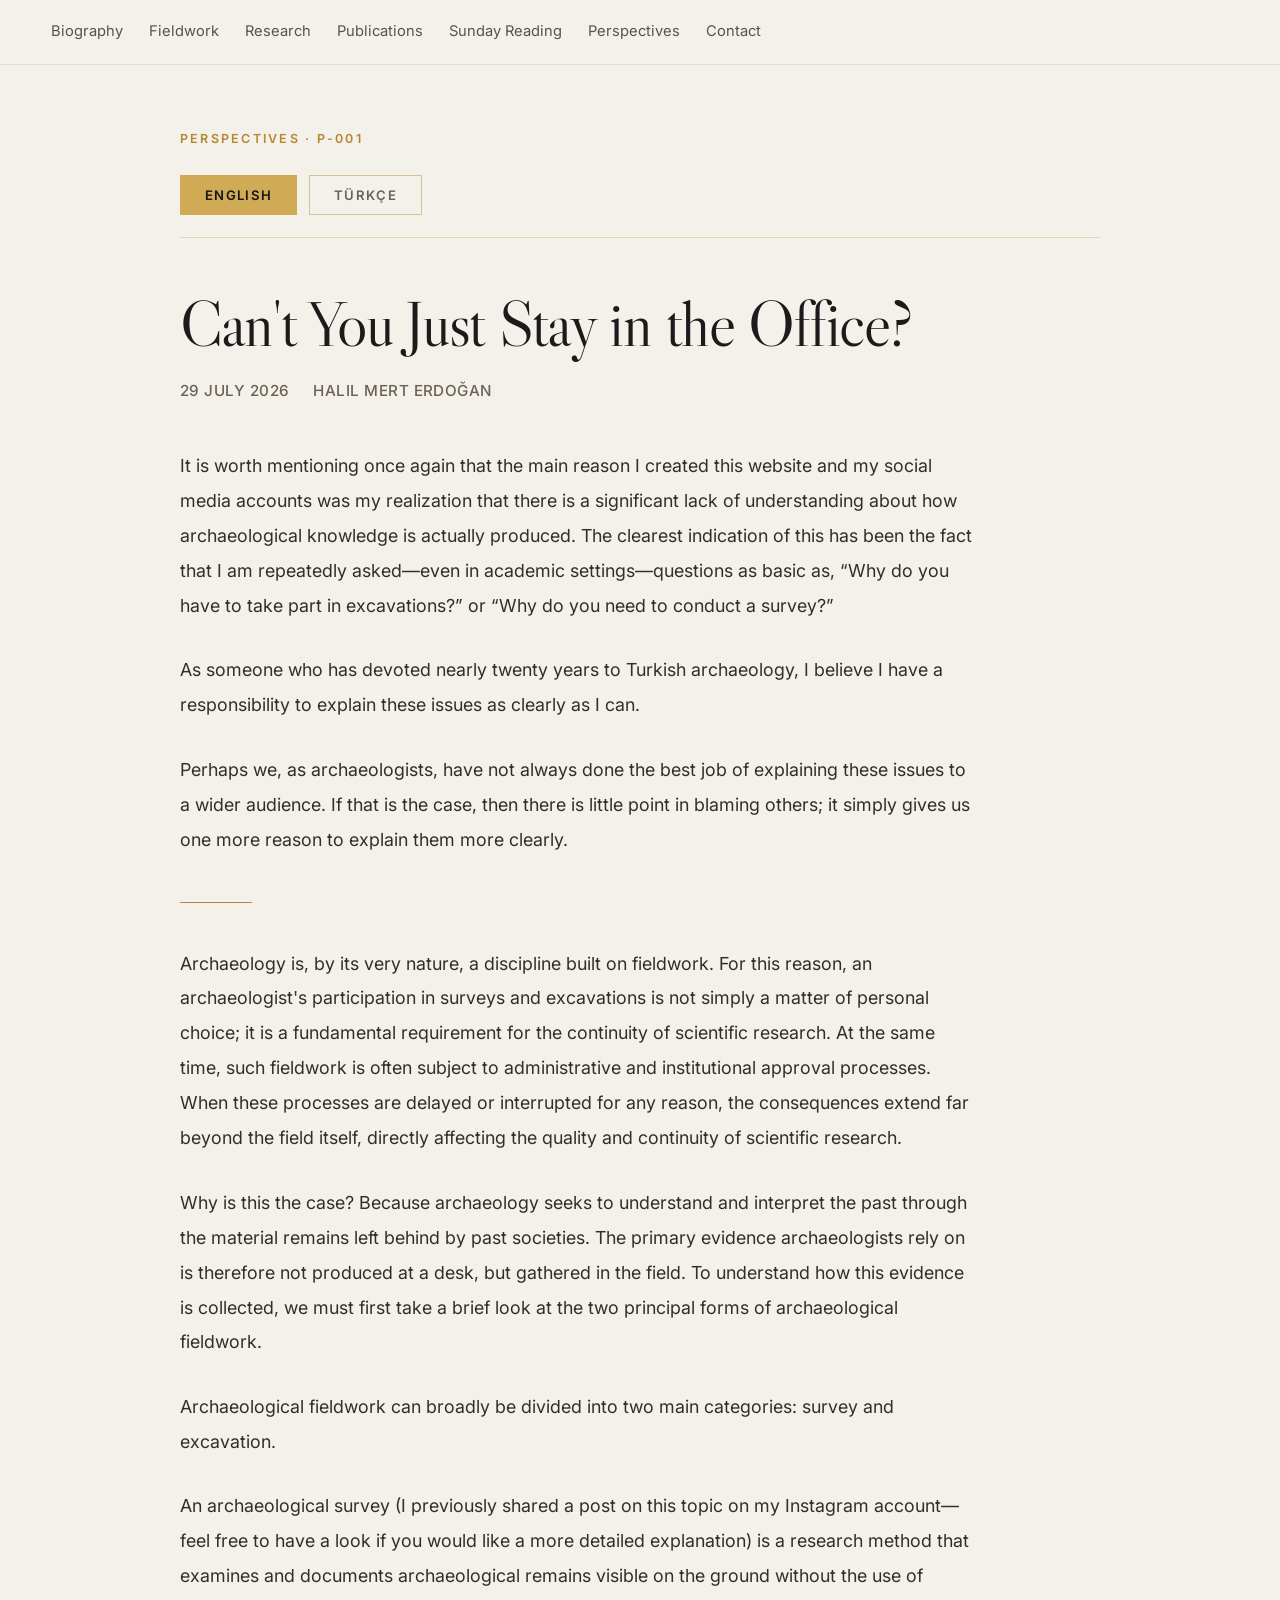
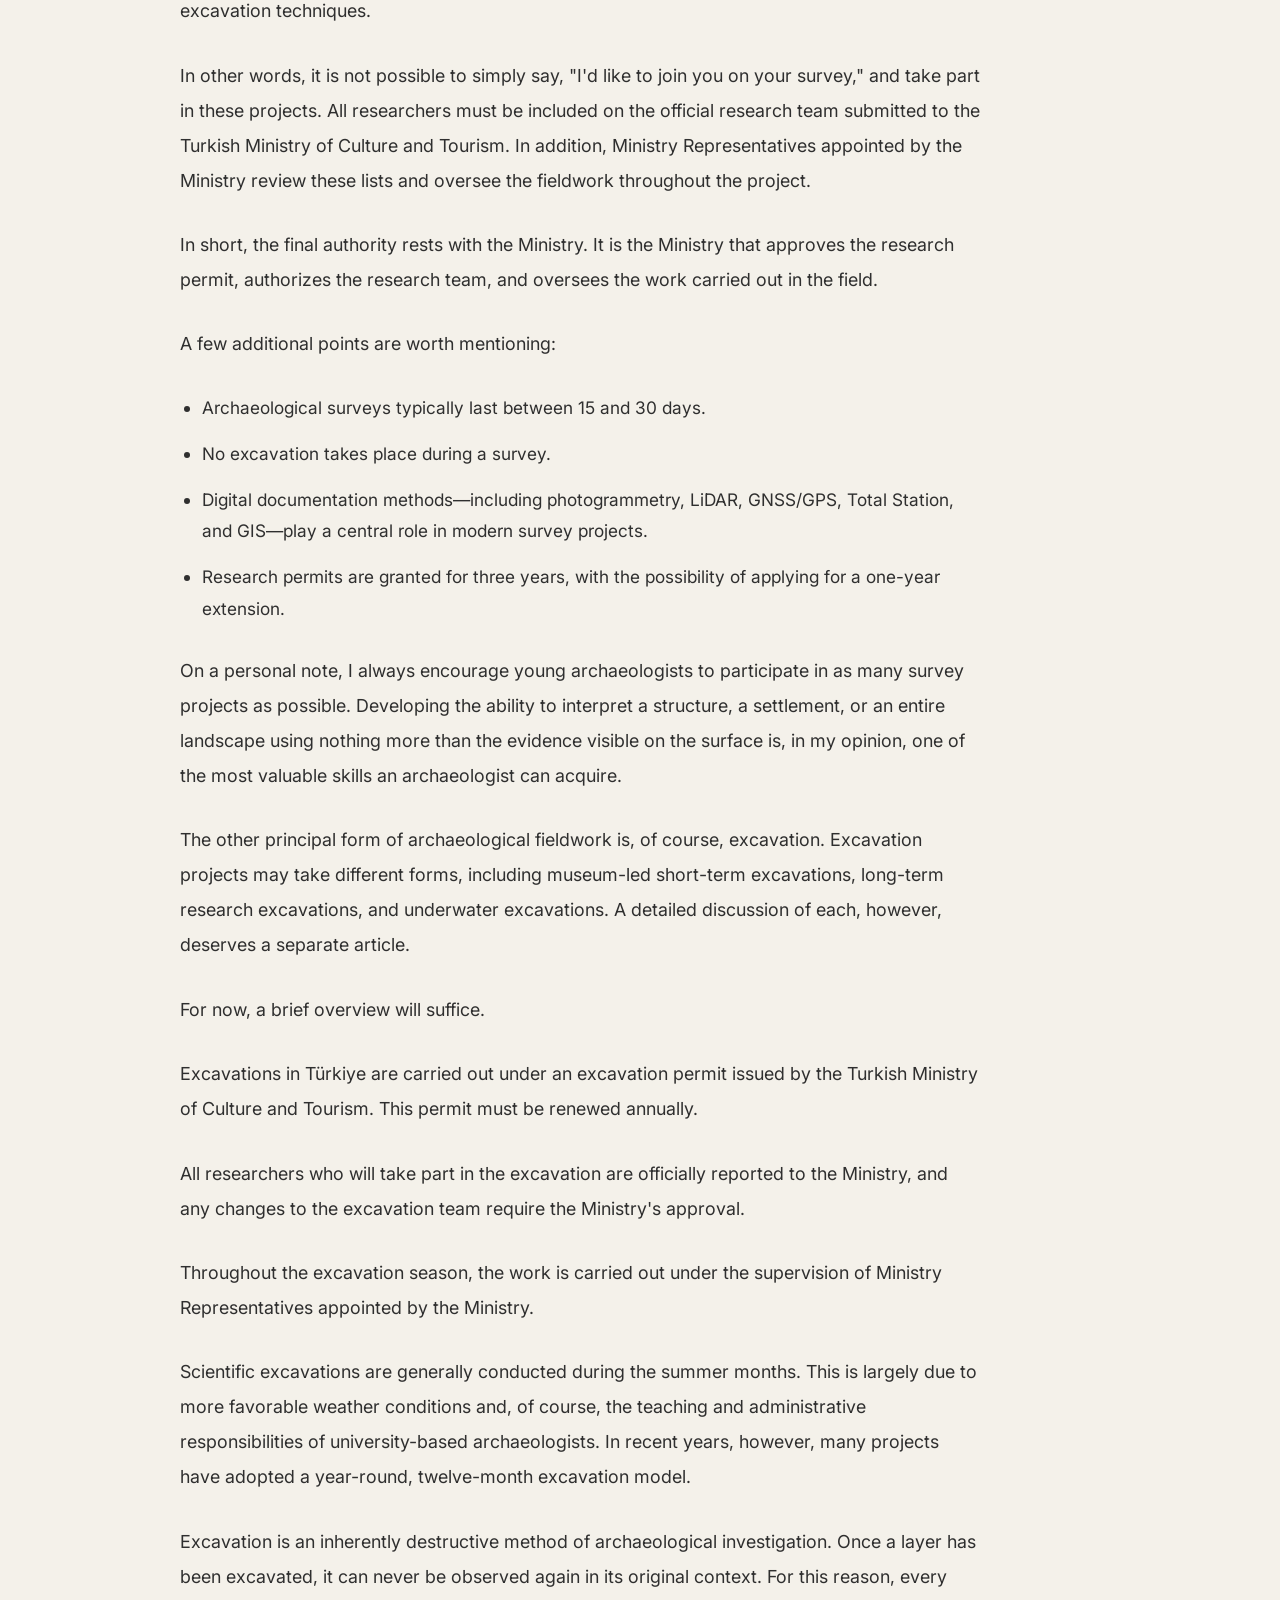
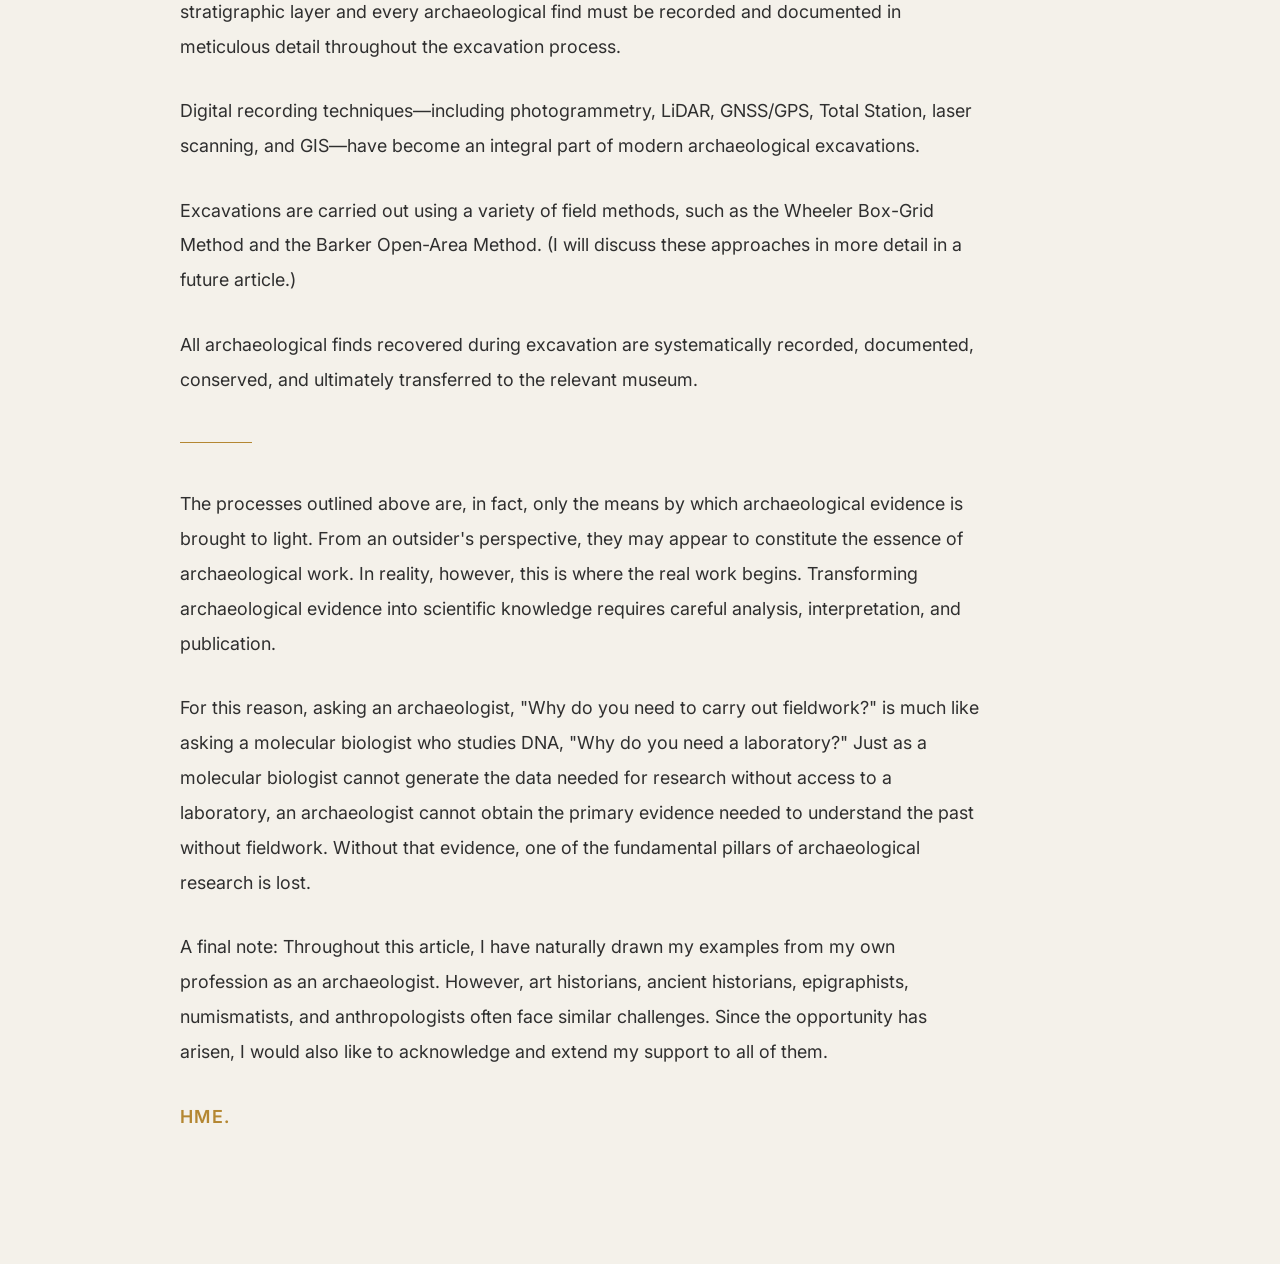
<file: essays/p001-cant-you-just-stay-in-the-office.html.html>
<!DOCTYPE html>
<html lang="en">
<head>
  <meta charset="UTF-8">
  <meta name="viewport" content="width=device-width, initial-scale=1.0">

  <meta
    name="description"
    content="Perspectives 001: Can't You Just Stay in the Office? An essay by Halil Mert Erdoğan on archaeological fieldwork, survey, and excavation."
  >

  <title>Can't You Just Stay in the Office? | Perspectives 001</title>

  <link rel="preconnect" href="https://fonts.googleapis.com">
  <link rel="preconnect" href="https://fonts.gstatic.com" crossorigin>

  <link
    href="https://fonts.googleapis.com/css2?family=Inter:wght@400;500;600&family=Libre+Caslon+Display&display=swap"
    rel="stylesheet"
  >

  <link rel="stylesheet" href="../style.css">
  <link rel="stylesheet" href="../readings/readings.css">

  <style>
    /*
      This page deliberately inherits the website's existing typography.
      Only the article width, readable text colour, title size, and language tabs
      are defined here.
    */

    .perspective-page {
      width: min(920px, calc(100% - 40px));
      margin: 0 auto;
      padding: 64px 0 100px;
    }

    .perspective-kicker {
      margin: 0 0 26px;
      color: #b48732;
      font-size: 0.78rem;
      font-weight: 600;
      letter-spacing: 0.18em;
      text-transform: uppercase;
    }

    .language-tabs {
      display: flex;
      gap: 12px;
      margin: 0 0 52px;
      padding: 0 0 22px;
      border-bottom: 1px solid rgba(180, 135, 45, 0.28);
    }

    .language-tab {
      appearance:none;
      padding:11px 24px;
      border:1px solid rgba(180,135,45,.45);
      background:transparent;
      color:#6b6257;
      font-family:'Inter',sans-serif;
      font-size:.82rem;
      font-weight:600;
      letter-spacing:.10em;
      text-transform:uppercase;
      cursor:pointer;
    }

    .language-tab.active {
      border-color: #d1aa55;
      background: #d1aa55;
      color: #151515;
    }

    .language-panel {
      display: none;
    }

    .language-panel.active {
      display: block;
    }

    .perspective-title {
      font-family: 'Libre Caslon Display', serif;
      max-width: 840px;
      margin: 0 0 22px;
      color: #1b1b1b;
      font-size: clamp(3.2rem, 5vw, 4.8rem);
      font-weight: 400;
      line-height: 1.05;
      letter-spacing: -0.02em;
    }

    .perspective-meta {
      display:flex;
      flex-wrap:wrap;
      gap:8px 24px;
      margin:0 0 46px;
      font-family:'Inter',sans-serif;
      color:#6b6257;
      font-size:0.95rem;
      font-weight:500;
      letter-spacing:.03em;
    }

    .perspective-text {
      max-width:800px;
      font-family:'Inter',sans-serif;
      color:#2f2f2f;
    }

    .perspective-text p {
      margin:0 0 1.65em;
      color:#2f2f2f;
      font-family:'Inter',sans-serif;
      font-size:1.12rem;
      line-height:1.95;
      font-weight:400;
    }

    .perspective-text ul {
      margin: 0 0 1.8em;
      padding-left: 1.35rem;
    }

    .perspective-text li {
      margin:0 0 .8em;
      color:#2f2f2f;
      font-family:'Inter',sans-serif;
      font-size:1.08rem;
      line-height:1.85;
    }

    .perspective-divider {
      width: 72px;
      margin: 44px 0;
      border: 0;
      border-top: 1px solid #b48732;
    }

    .perspective-signature {
      margin-top: 42px;
      color: #b48732 !important;
      font-weight: 600 !important;
      letter-spacing: 0.08em;
    }

    @media (max-width: 700px) {
      .perspective-page {
        width: min(100% - 28px, 920px);
        padding: 42px 0 72px;
      }

      .language-tabs {
        margin-bottom: 38px;
      }

      .language-tab {
      appearance:none;
      padding:11px 24px;
      border:1px solid rgba(180,135,45,.45);
      background:transparent;
      color:#6b6257;
      font-family:'Inter',sans-serif;
      font-size:.82rem;
      font-weight:600;
      letter-spacing:.10em;
      text-transform:uppercase;
      cursor:pointer;
    }

      .perspective-title {
      font-family: 'Libre Caslon Display', serif;
      max-width: 840px;
      margin: 0 0 22px;
      color: #1b1b1b;
      font-size: clamp(3.2rem, 5vw, 4.8rem);
      font-weight: 400;
      line-height: 1.05;
      letter-spacing: -0.02em;
    }

      .perspective-text p,
      .perspective-text li {
      margin:0 0 .8em;
      color:#2f2f2f;
      font-family:'Inter',sans-serif;
      font-size:1.08rem;
      line-height:1.85;
    }
    }
  </style>
</head>

<body>

  <header class="site-header">
    <nav class="site-nav">
      <a href="../index.html#biography">Biography</a>
      <a href="../index.html#fieldwork">Fieldwork</a>
      <a href="../index.html#research">Research</a>
      <a href="../index.html#publications">Publications</a>
      <a href="../readings/">Sunday Reading</a>
      <a href="./">Perspectives</a>
      <a href="../index.html#contact">Contact</a>
    </nav>
  </header>

  <main class="perspective-page">

    <p class="perspective-kicker">Perspectives · P-001</p>

    <div class="language-tabs" role="tablist" aria-label="Article language">
      <button
        class="language-tab active"
        id="english-tab"
        type="button"
        role="tab"
        aria-selected="true"
        aria-controls="english-panel"
        onclick="showLanguage('english')"
      >
        English
      </button>

      <button
        class="language-tab"
        id="turkish-tab"
        type="button"
        role="tab"
        aria-selected="false"
        aria-controls="turkish-panel"
        onclick="showLanguage('turkish')"
      >
        Türkçe
      </button>
    </div>

    <article
      id="english-panel"
      class="language-panel active"
      role="tabpanel"
      aria-labelledby="english-tab"
      lang="en"
    >
      <h1 class="perspective-title">Can't You Just Stay in the Office?</h1>

      <div class="perspective-meta">
        <span>29 July 2026</span>
        <span>Halil Mert Erdoğan</span>
      </div>

      <div class="perspective-text">
        <p>
          It is worth mentioning once again that the main reason I created this website and my social media accounts was my realization that there is a significant lack of understanding about how archaeological knowledge is actually produced. The clearest indication of this has been the fact that I am repeatedly asked—even in academic settings—questions as basic as, “Why do you have to take part in excavations?” or “Why do you need to conduct a survey?”
        </p>

        <p>
          As someone who has devoted nearly twenty years to Turkish archaeology, I believe I have a responsibility to explain these issues as clearly as I can.
        </p>

        <p>
          Perhaps we, as archaeologists, have not always done the best job of explaining these issues to a wider audience. If that is the case, then there is little point in blaming others; it simply gives us one more reason to explain them more clearly.
        </p>

        <hr class="perspective-divider">

        <p>
          Archaeology is, by its very nature, a discipline built on fieldwork. For this reason, an archaeologist's participation in surveys and excavations is not simply a matter of personal choice; it is a fundamental requirement for the continuity of scientific research. At the same time, such fieldwork is often subject to administrative and institutional approval processes. When these processes are delayed or interrupted for any reason, the consequences extend far beyond the field itself, directly affecting the quality and continuity of scientific research.
        </p>

        <p>
          Why is this the case? Because archaeology seeks to understand and interpret the past through the material remains left behind by past societies. The primary evidence archaeologists rely on is therefore not produced at a desk, but gathered in the field. To understand how this evidence is collected, we must first take a brief look at the two principal forms of archaeological fieldwork.
        </p>

        <p>
          Archaeological fieldwork can broadly be divided into two main categories: survey and excavation.
        </p>

        <p>
          An archaeological survey (I previously shared a post on this topic on my Instagram account—feel free to have a look if you would like a more detailed explanation) is a research method that examines and documents archaeological remains visible on the ground without the use of excavation techniques.
        </p>

        <p>
          In other words, it is not possible to simply say, "I'd like to join you on your survey," and take part in these projects. All researchers must be included on the official research team submitted to the Turkish Ministry of Culture and Tourism. In addition, Ministry Representatives appointed by the Ministry review these lists and oversee the fieldwork throughout the project.
        </p>

        <p>
          In short, the final authority rests with the Ministry. It is the Ministry that approves the research permit, authorizes the research team, and oversees the work carried out in the field.
        </p>

        <p>A few additional points are worth mentioning:</p>

        <ul>
          <li>Archaeological surveys typically last between 15 and 30 days.</li>
          <li>No excavation takes place during a survey.</li>
          <li>Digital documentation methods—including photogrammetry, LiDAR, GNSS/GPS, Total Station, and GIS—play a central role in modern survey projects.</li>
          <li>Research permits are granted for three years, with the possibility of applying for a one-year extension.</li>
        </ul>

        <p>
          On a personal note, I always encourage young archaeologists to participate in as many survey projects as possible. Developing the ability to interpret a structure, a settlement, or an entire landscape using nothing more than the evidence visible on the surface is, in my opinion, one of the most valuable skills an archaeologist can acquire.
        </p>

        <p>
          The other principal form of archaeological fieldwork is, of course, excavation. Excavation projects may take different forms, including museum-led short-term excavations, long-term research excavations, and underwater excavations. A detailed discussion of each, however, deserves a separate article.
        </p>

        <p>For now, a brief overview will suffice.</p>

        <p>
          Excavations in Türkiye are carried out under an excavation permit issued by the Turkish Ministry of Culture and Tourism. This permit must be renewed annually.
        </p>

        <p>
          All researchers who will take part in the excavation are officially reported to the Ministry, and any changes to the excavation team require the Ministry's approval.
        </p>

        <p>
          Throughout the excavation season, the work is carried out under the supervision of Ministry Representatives appointed by the Ministry.
        </p>

        <p>
          Scientific excavations are generally conducted during the summer months. This is largely due to more favorable weather conditions and, of course, the teaching and administrative responsibilities of university-based archaeologists. In recent years, however, many projects have adopted a year-round, twelve-month excavation model.
        </p>

        <p>
          Excavation is an inherently destructive method of archaeological investigation. Once a layer has been excavated, it can never be observed again in its original context. For this reason, every stratigraphic layer and every archaeological find must be recorded and documented in meticulous detail throughout the excavation process.
        </p>

        <p>
          Digital recording techniques—including photogrammetry, LiDAR, GNSS/GPS, Total Station, laser scanning, and GIS—have become an integral part of modern archaeological excavations.
        </p>

        <p>
          Excavations are carried out using a variety of field methods, such as the Wheeler Box-Grid Method and the Barker Open-Area Method. (I will discuss these approaches in more detail in a future article.)
        </p>

        <p>
          All archaeological finds recovered during excavation are systematically recorded, documented, conserved, and ultimately transferred to the relevant museum.
        </p>

        <hr class="perspective-divider">

        <p>
          The processes outlined above are, in fact, only the means by which archaeological evidence is brought to light. From an outsider's perspective, they may appear to constitute the essence of archaeological work. In reality, however, this is where the real work begins. Transforming archaeological evidence into scientific knowledge requires careful analysis, interpretation, and publication.
        </p>

        <p>
          For this reason, asking an archaeologist, "Why do you need to carry out fieldwork?" is much like asking a molecular biologist who studies DNA, "Why do you need a laboratory?" Just as a molecular biologist cannot generate the data needed for research without access to a laboratory, an archaeologist cannot obtain the primary evidence needed to understand the past without fieldwork. Without that evidence, one of the fundamental pillars of archaeological research is lost.
        </p>

        <p>
          A final note: Throughout this article, I have naturally drawn my examples from my own profession as an archaeologist. However, art historians, ancient historians, epigraphists, numismatists, and anthropologists often face similar challenges. Since the opportunity has arisen, I would also like to acknowledge and extend my support to all of them.
        </p>

        <p class="perspective-signature">HME.</p>
      </div>
    </article>

    <article
      id="turkish-panel"
      class="language-panel"
      role="tabpanel"
      aria-labelledby="turkish-tab"
      lang="tr"
    >
      <h1 class="perspective-title">“Hocam, Kazıya Gitmeseniz Olmaz mı?”</h1>

      <div class="perspective-meta">
        <span>29 Temmuz 2026</span>
        <span>Halil Mert Erdoğan</span>
      </div>

      <div class="perspective-text">
        <p>
          Tekrar hatırlatmakta fayda var; bu siteyi ve sosyal medya hesaplarımı açmamdaki temel motivasyon, arkeolojik bilginin nasıl üretildiğine ilişkin ciddi bir bilgi eksikliği olduğunu fark etmemdi. Bunun en somut göstergesi ise, "Neden kazıya gitmek zorundasınız?" ya da "Neden yüzey araştırmasına katılmak zorundasın?" gibi en temel soruların bile akademik ortamlarda dahi sürekli olarak karşıma çıkması oldu.
        </p>

        <p>
          Bunları düzgün bir şekilde açıklamak, yaklaşık yirmi yılını Türk arkeolojisine adamış biri olarak boynumun borcudur.
        </p>

        <p>
          Böyle bir eksiklik varsa, bunun arkeologların akademik dünyada kendi içine kapanık yapılarından kaynaklanıyor olabileceği ihtimalini de heybemizde tutalım… Önce iğneyi kendimize batıralım; belki o zaman çuvaldızı kullanmaya gerek kalmadan meramımızı anlatabiliriz.
        </p>

        <hr class="perspective-divider">

        <p>
          Arkeoloji, doğası gereği arazi çalışmasına dayanan bir bilim dalıdır. Bu nedenle bir arkeoloğun yüzey araştırmalarına ve kazılara katılabilmesi yalnızca kişisel bir tercih değil, bilimsel üretimin sürdürülebilmesi açısından da temel bir gerekliliktir. Ne var ki bu süreçler çoğu zaman idari ve kurumsal izin mekanizmalarına bağlıdır. Bu mekanizmaların çeşitli nedenlerle aksaması ya da kesintiye uğraması, yalnızca arazi çalışmalarını değil, uzun vadede bilimsel araştırmaların niteliğini ve sürekliliğini de doğrudan etkileyebilir.
        </p>

        <p>
          Peki neden? Çünkü arkeoloji, geçmişte yaşamış insanların geride bıraktığı maddi kültür kalıntılarından hareketle geçmişi anlamaya ve yorumlamaya çalışan bir bilim dalıdır. Bu nedenle arkeoloğun ihtiyaç duyduğu temel veriler masa başında değil, arazide elde edilir. Bu verilerin nasıl toplandığını anlayabilmek için ise önce arkeolojinin temel arazi çalışmalarına kısaca değinmek gerekir.
        </p>

        <p>
          Arazi çalışmaları temelde ikiye ayrılır: Yüzey Araştırması ve Kazı Çalışması.
        </p>

        <p>
          Yüzey araştırması (daha evvel Instagram hesabımda konuyla ilgili bir gönderi paylaşmıştım; detaylı bilgi için oraya da göz atabilirsiniz), kazı teknikleri kullanılmaksızın yüzeyde gözlemlenebilen kalıntıların incelendiği ve belgelendiği bir araştırma yöntemidir.
        </p>

        <p>
          "Merhaba, ben de sizinle dağ tepe yürüyeceğim." diyenlerin elini kolunu sallayarak bu araştırmalara katılması mümkün değildir.
        </p>

        <p>
          T.C. Kültür ve Turizm Bakanlığı'na bildirilen araştırmacı listelerinde isminizin yer alması gerekir. Ayrıca, yine Bakanlık tarafından görevlendirilen Bakanlık Temsilcileri bu listeleri kontrol eder ve araştırmaları denetler.
        </p>

        <p>
          Yani tabir-i caiz ise nihai söz sahibi Bakanlıktır. Çalışma iznini, araştırma ruhsatını ve araştırmacı listesini onaylayan da yürütülen çalışmaları denetleyen de Bakanlıktır.
        </p>

        <p>Bunlara ek olarak bilinmesi gerekenler:</p>

        <ul>
          <li>Yüzey araştırmaları genellikle 15–30 gün arasında gerçekleşir.</li>
          <li>Kazı yapılmaz.</li>
          <li>Özellikle belgeleme tekniklerinde Fotogrametri, LiDAR, GNSS/GPS, Total Station ve CBS (GIS) gibi dijital yöntemler büyük önem taşır.</li>
          <li>Araştırma izinleri ise 3 yıl ile sınırlıdır (1 yıl ek süre talep edilebilir).</li>
        </ul>

        <p>
          Kişisel olarak mesleğe yeni başlayan arkeologlara yüzey araştırmalarında mümkün olduğunca fazla görev almalarını tavsiye ediyorum. Kazı yapmadan, yalnızca yüzeyde gözlemlenebilen verilerden hareketle bir yapıyı, bir yerleşimi ya da bir peyzajı okuyabilme becerisi, arkeolojik düşünme pratiğinin en önemli kazanımlarından biridir.
        </p>

        <p>
          Bir diğer temel arazi çalışması ise elbette kazı çalışmalarıdır. Bu çalışmalar kendi içinde farklı türlere ayrılır: kurtarma kazıları, bilimsel (sürekli) kazılar, sualtı kazıları vb.
        </p>

        <p>
          Bunların her birini ayrıntılı olarak ele almak ise başka bir yazının konusu olacaktır.
        </p>

        <p>Ama kısaca şöyle bir özet yapılabilir:</p>

        <p>
          Kazılar, T.C. Kültür ve Turizm Bakanlığı tarafından verilen kazı izni (ruhsatı) kapsamında yürütülür. Her sene ruhsat yenilenir.
        </p>

        <p>
          Kazı ekibinde yer alacak araştırmacılar Bakanlığa bildirilir; ekipte yapılacak değişiklikler de Bakanlığın bilgisi ve onayı dâhilinde gerçekleştirilir.
        </p>

        <p>
          Kazılar, Bakanlık tarafından görevlendirilen Bakanlık Temsilcilerinin gözetim ve denetiminde yürütülür.
        </p>

        <p>
          Bilimsel kazılar genellikle yaz aylarında gerçekleştirilir. Bunun temel sebepleri mevsimsel koşulların daha elverişli olması ve şüphesiz akademisyenlerin üniversitelerdeki görevleridir. Ancak son yıllarda birçok bilimsel kazı, yılın tamamına yayılan on iki aylık çalışma modeline geçmiştir.
        </p>

        <p>
          Kazı, geri dönüşü olmayan (destructive) bir araştırma yöntemidir. Bu nedenle kazı sırasında kaldırılan her tabaka ve her buluntu, gelecekte tekrar gözlemlenemeyeceği için ayrıntılı olarak belgelenmek zorundadır.
        </p>

        <p>
          Fotogrametri, LiDAR, GNSS/GPS, Total Station, lazer tarayıcılar ve CBS (GIS) gibi dijital belgeleme yöntemleri günümüzde kazı çalışmalarının ayrılmaz bir parçası hâline gelmiştir.
        </p>

        <p>
          Kazılarda Wheeler Kutu Yöntemi, Barker Sistemi gibi farklı kazı teknikleri uygulanır. (Bunları da ayrıntılı olarak başka bir yazıda ele alacağım.)
        </p>

        <p>
          Kazılarda elde edilen tüm buluntular kayıt altına alınır, belgelenir, korunur ve ilgili müzeye teslim edilir.
        </p>

        <hr class="perspective-divider">

        <p>
          Kısaca açıklamaya çalıştığım bu süreçler, aslında yalnızca araştırılacak verinin ortaya çıkarılmasını sağlayan aşamalardır. Dışarıdan bakıldığında asıl işin bunlar olduğu düşünülebilir; oysa esas süreç bundan sonra başlar. Elde edilen verilerin bilimsel bir araştırmaya dönüşebilmesi için bu kez masa başına geçilir.
        </p>

        <p>
          Dolayısıyla bir arkeoloğa "Neden araziye çıkıyorsun?" diye sormak, DNA üzerine çalışan bir moleküler biyoloğa "Neden laboratuvara giriyorsun?" diye sormak kadar anlamsızdır. Nasıl ki bir moleküler biyolog laboratuvara girmeden araştırması için gerekli verileri üretemez ve bilimsel bir çalışma ortaya koyamazsa, bir arkeolog da araziye çıkmadan geçmişi anlamlandıracak temel verilere ulaşamaz. Dolayısıyla bilimsel araştırmasının en önemli dayanaklarından birini kaybetmiş olur.
        </p>

        <p>
          Küçük bir not: Bu yazıda örnekleri bir arkeolog olarak kendi mesleğim üzerinden verdim. Ancak benzer sıkıntıları sanat tarihçileri, eskiçağ tarihçileri, epigraflar, nümizmatlar ve antropologlar da yaşıyor. Hazır yeri gelmişken, onları da kucaklıyorum.
        </p>

        <p class="perspective-signature">HME.</p>
      </div>
    </article>

  </main>

  <script>
    function showLanguage(language) {
      const showEnglish = language === "english";

      document
        .getElementById("english-panel")
        .classList.toggle("active", showEnglish);

      document
        .getElementById("turkish-panel")
        .classList.toggle("active", !showEnglish);

      document
        .getElementById("english-tab")
        .classList.toggle("active", showEnglish);

      document
        .getElementById("turkish-tab")
        .classList.toggle("active", !showEnglish);

      document
        .getElementById("english-tab")
        .setAttribute("aria-selected", String(showEnglish));

      document
        .getElementById("turkish-tab")
        .setAttribute("aria-selected", String(!showEnglish));

      document.documentElement.lang = showEnglish ? "en" : "tr";
    }
  </script>

</body>
</html>
</file>
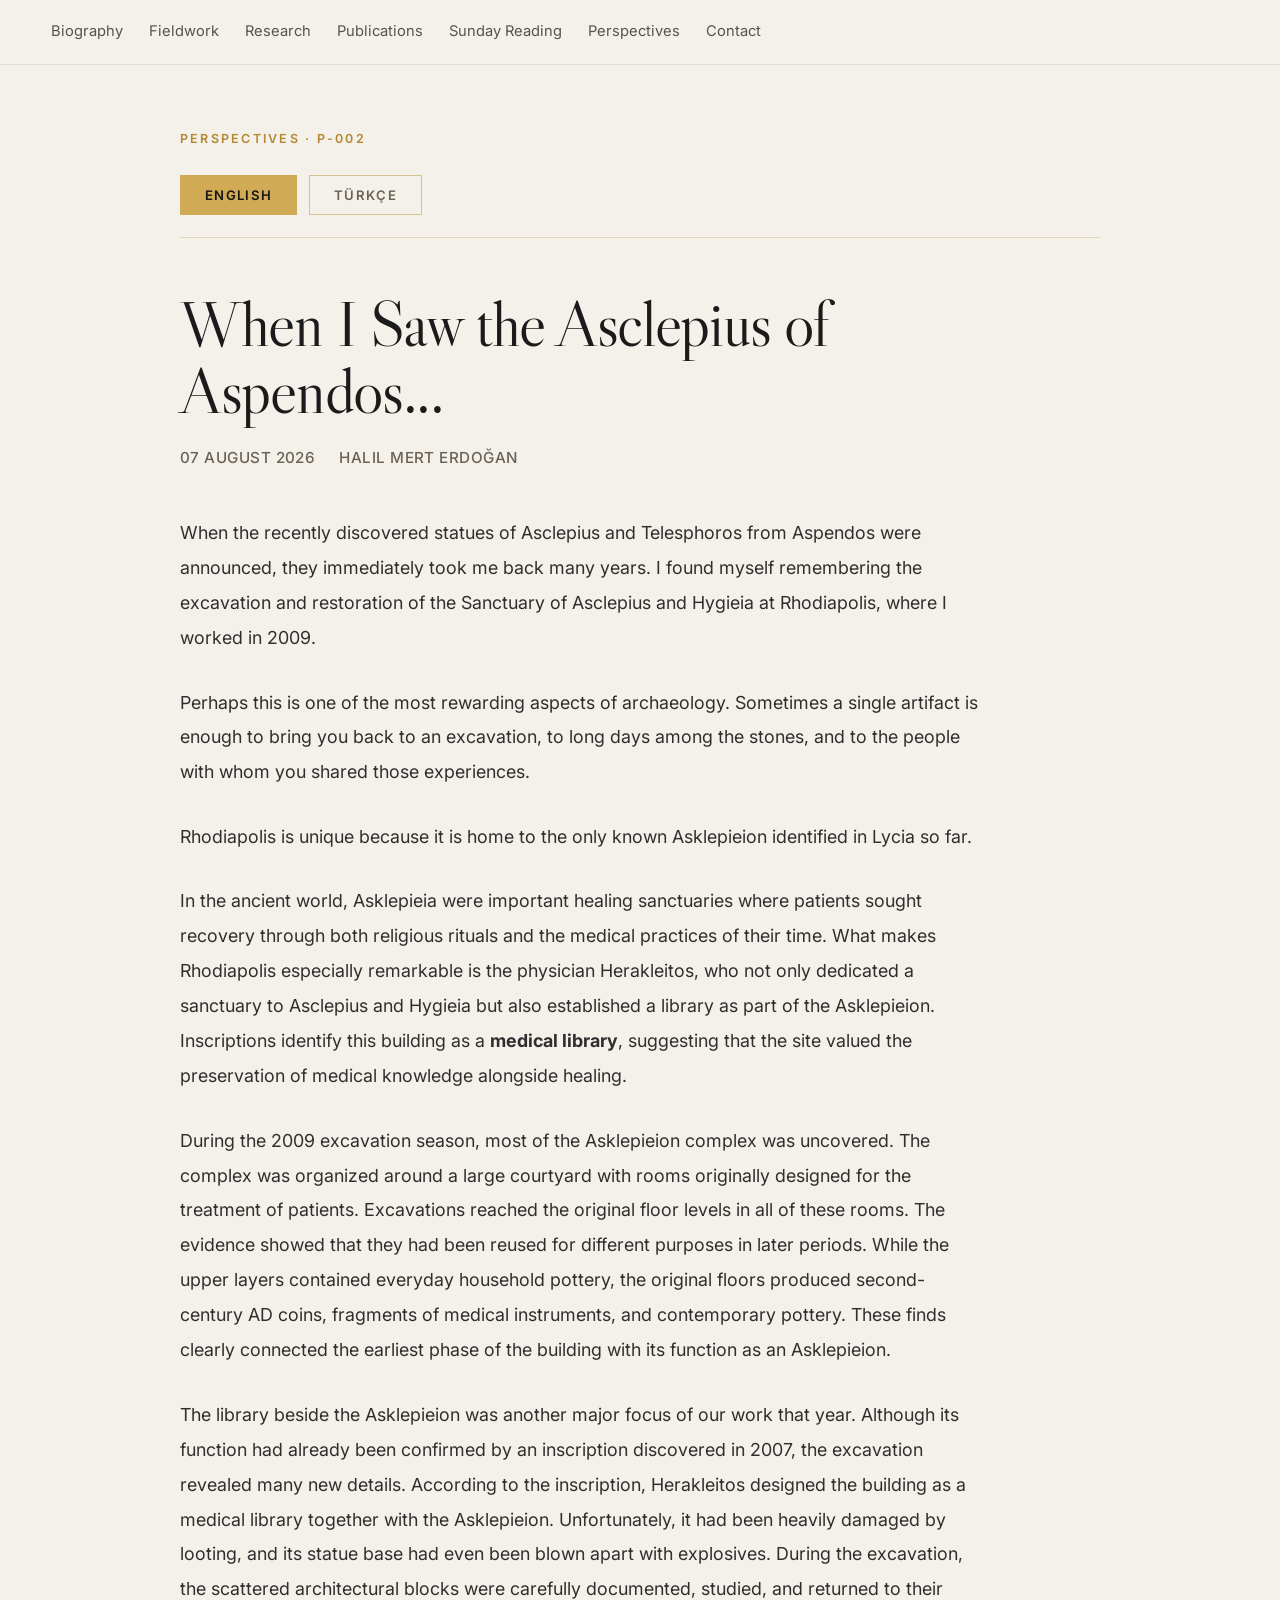
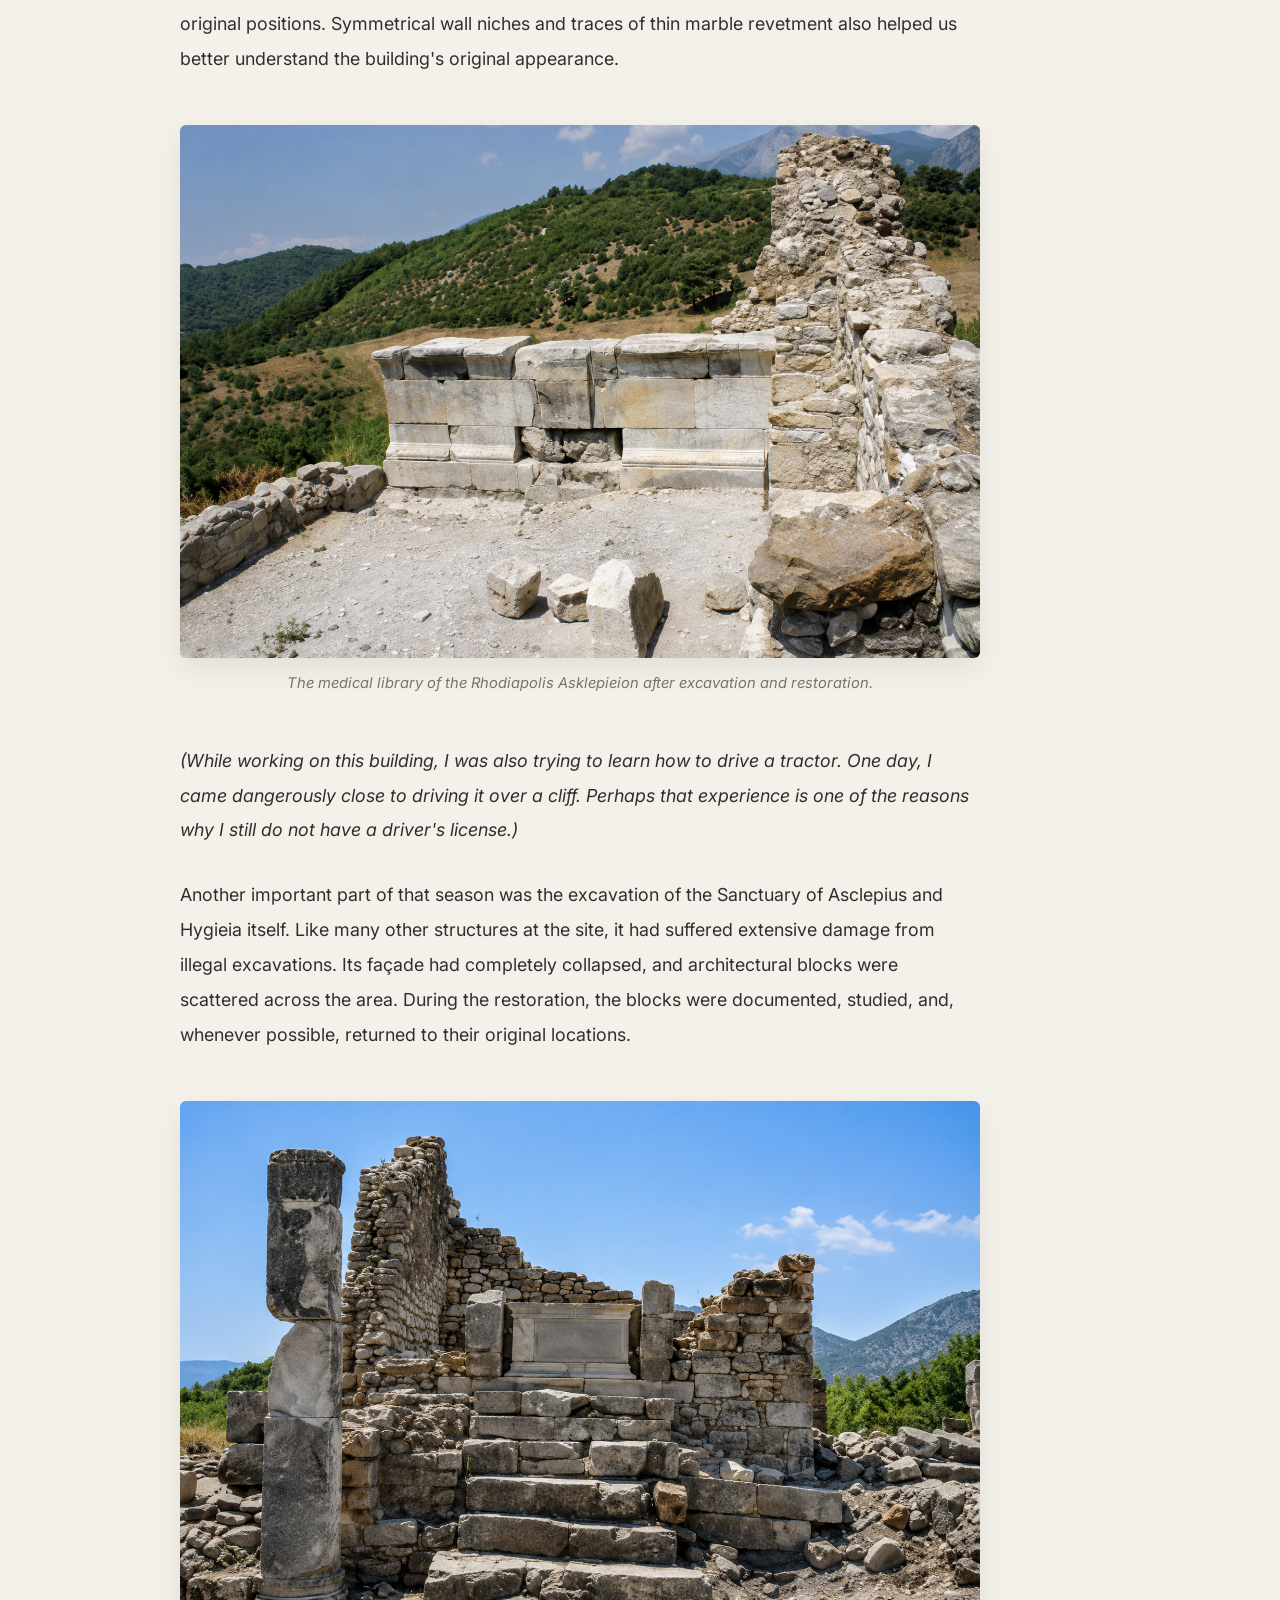
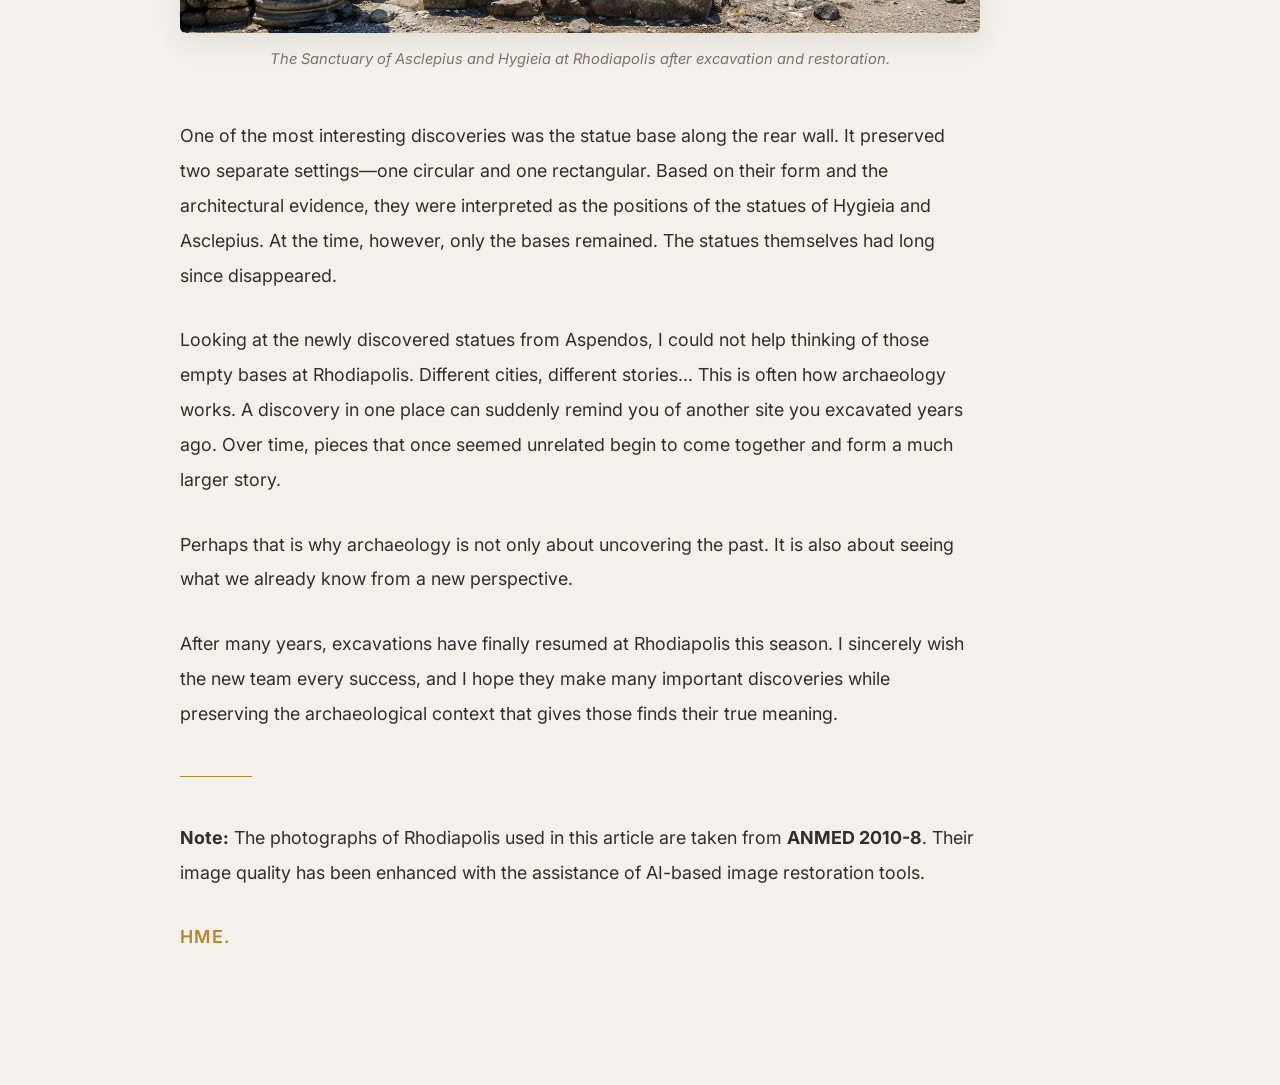
<file: essays/p002-when-i-saw-the-asclepius-of-aspendos.html>
<!DOCTYPE html>
<html lang="en">
<head>
  <meta charset="UTF-8">
  <meta name="viewport" content="width=device-width, initial-scale=1.0">

  <meta name="description" content="A personal reflection on the Sanctuary of Asclepius and Hygieia at Rhodiapolis, inspired by the newly discovered Asclepius statues from Aspendos.">

  <title>When I Saw the Asclepius of Aspendos... | Halil Mert Erdoğan</title>

  <link rel="preconnect" href="https://fonts.googleapis.com">
  <link rel="preconnect" href="https://fonts.gstatic.com" crossorigin>

  <link
    href="https://fonts.googleapis.com/css2?family=Inter:wght@400;500;600&family=Libre+Caslon+Display&display=swap"
    rel="stylesheet"
  >

  <link rel="stylesheet" href="../style.css">
  <link rel="stylesheet" href="../readings/readings.css">

  <style>
    /*
      This page deliberately inherits the website's existing typography.
      Only the article width, readable text colour, title size, and language tabs
      are defined here.
    */

    .perspective-page {
      width: min(920px, calc(100% - 40px));
      margin: 0 auto;
      padding: 64px 0 100px;
    }

    .perspective-kicker {
      margin: 0 0 26px;
      color: #b48732;
      font-size: 0.78rem;
      font-weight: 600;
      letter-spacing: 0.18em;
      text-transform: uppercase;
    }

    .language-tabs {
      display: flex;
      gap: 12px;
      margin: 0 0 52px;
      padding: 0 0 22px;
      border-bottom: 1px solid rgba(180, 135, 45, 0.28);
    }

    .language-tab {
      appearance:none;
      padding:11px 24px;
      border:1px solid rgba(180,135,45,.45);
      background:transparent;
      color:#6b6257;
      font-family:'Inter',sans-serif;
      font-size:.82rem;
      font-weight:600;
      letter-spacing:.10em;
      text-transform:uppercase;
      cursor:pointer;
    }

    .language-tab.active {
      border-color: #d1aa55;
      background: #d1aa55;
      color: #151515;
    }

    .language-panel {
      display: none;
    }

    .language-panel.active {
      display: block;
    }

    .perspective-title {
      font-family: 'Libre Caslon Display', serif;
      max-width: 840px;
      margin: 0 0 22px;
      color: #1b1b1b;
      font-size: clamp(3.2rem, 5vw, 4.8rem);
      font-weight: 400;
      line-height: 1.05;
      letter-spacing: -0.02em;
    }

    .perspective-meta {
      display:flex;
      flex-wrap:wrap;
      gap:8px 24px;
      margin:0 0 46px;
      font-family:'Inter',sans-serif;
      color:#6b6257;
      font-size:0.95rem;
      font-weight:500;
      letter-spacing:.03em;
    }

    .perspective-text {
      max-width:800px;
      font-family:'Inter',sans-serif;
      color:#2f2f2f;
    }

    .perspective-text p {
      margin:0 0 1.65em;
      color:#2f2f2f;
      font-family:'Inter',sans-serif;
      font-size:1.12rem;
      line-height:1.95;
      font-weight:400;
    }

    .perspective-text ul {
      margin: 0 0 1.8em;
      padding-left: 1.35rem;
    }

    .perspective-text li {
      margin:0 0 .8em;
      color:#2f2f2f;
      font-family:'Inter',sans-serif;
      font-size:1.08rem;
      line-height:1.85;
    }

    .perspective-divider {
      width: 72px;
      margin: 44px 0;
      border: 0;
      border-top: 1px solid #b48732;
    }

    .perspective-signature {
      margin-top: 42px;
      color: #b48732 !important;
      font-weight: 600 !important;
      letter-spacing: 0.08em;
    }

    @media (max-width: 700px) {
      .perspective-page {
        width: min(100% - 28px, 920px);
        padding: 42px 0 72px;
      }

      .language-tabs {
        margin-bottom: 38px;
      }

      .language-tab {
      appearance:none;
      padding:11px 24px;
      border:1px solid rgba(180,135,45,.45);
      background:transparent;
      color:#6b6257;
      font-family:'Inter',sans-serif;
      font-size:.82rem;
      font-weight:600;
      letter-spacing:.10em;
      text-transform:uppercase;
      cursor:pointer;
    }

      .perspective-title {
      font-family: 'Libre Caslon Display', serif;
      max-width: 840px;
      margin: 0 0 22px;
      color: #1b1b1b;
      font-size: clamp(3.2rem, 5vw, 4.8rem);
      font-weight: 400;
      line-height: 1.05;
      letter-spacing: -0.02em;
    }

      .perspective-text p,
      .perspective-text li {
      margin:0 0 .8em;
      color:#2f2f2f;
      font-family:'Inter',sans-serif;
      font-size:1.08rem;
      line-height:1.85;
    }
    }
    .perspective-figure {
  margin: 3rem 0;
}

.perspective-figure img {
  display: block;
  width: 100%;
  max-width: 800px;
  margin: 0 auto;
  border-radius: 6px;
  box-shadow: 0 10px 30px rgba(0,0,0,.08);
}

.perspective-figure figcaption {
  margin-top: .9rem;
  text-align: center;
  font-family: 'Inter', sans-serif;
  font-size: .92rem;
  color: #7b7369;
  line-height: 1.6;
  font-style: italic;
}
  </style>
</head>

<body>

  <header class="site-header">
    <nav class="site-nav">
      <a href="../index.html#biography">Biography</a>
      <a href="../index.html#fieldwork">Fieldwork</a>
      <a href="../index.html#research">Research</a>
      <a href="../index.html#publications">Publications</a>
      <a href="../readings/">Sunday Reading</a>
      <a href="./">Perspectives</a>
      <a href="../index.html#contact">Contact</a>
    </nav>
  </header>

  <main class="perspective-page">

    <p class="perspective-kicker">Perspectives · P-002</p>

    <div class="language-tabs" role="tablist" aria-label="Article language">
      <button
        class="language-tab active"
        id="english-tab"
        type="button"
        role="tab"
        aria-selected="true"
        aria-controls="english-panel"
        onclick="showLanguage('english')"
      >
        English
      </button>

      <button
        class="language-tab"
        id="turkish-tab"
        type="button"
        role="tab"
        aria-selected="false"
        aria-controls="turkish-panel"
        onclick="showLanguage('turkish')"
      >
        Türkçe
      </button>
    </div>

    <article
      id="english-panel"
      class="language-panel active"
      role="tabpanel"
      aria-labelledby="english-tab"
      lang="en"
    >
      <h1 class="perspective-title">When I Saw the Asclepius of Aspendos...</h1>

      <div class="perspective-meta">
        <span>07 August 2026</span>
        <span>Halil Mert Erdoğan</span>
      </div>

      <div class="perspective-text">
  <p>
    When the recently discovered statues of Asclepius and Telesphoros from Aspendos were announced, they immediately took me back many years. I found myself remembering the excavation and restoration of the Sanctuary of Asclepius and Hygieia at Rhodiapolis, where I worked in 2009.
  </p>

  <p>
    Perhaps this is one of the most rewarding aspects of archaeology. Sometimes a single artifact is enough to bring you back to an excavation, to long days among the stones, and to the people with whom you shared those experiences.
  </p>

  <p>
    Rhodiapolis is unique because it is home to the only known Asklepieion identified in Lycia so far.
  </p>

  <p>
    In the ancient world, Asklepieia were important healing sanctuaries where patients sought recovery through both religious rituals and the medical practices of their time. What makes Rhodiapolis especially remarkable is the physician Herakleitos, who not only dedicated a sanctuary to Asclepius and Hygieia but also established a library as part of the Asklepieion. Inscriptions identify this building as a <strong>medical library</strong>, suggesting that the site valued the preservation of medical knowledge alongside healing.
  </p>

  <p>
    During the 2009 excavation season, most of the Asklepieion complex was uncovered. The complex was organized around a large courtyard with rooms originally designed for the treatment of patients. Excavations reached the original floor levels in all of these rooms. The evidence showed that they had been reused for different purposes in later periods. While the upper layers contained everyday household pottery, the original floors produced second-century AD coins, fragments of medical instruments, and contemporary pottery. These finds clearly connected the earliest phase of the building with its function as an Asklepieion.
  </p>

  <p>
    The library beside the Asklepieion was another major focus of our work that year. Although its function had already been confirmed by an inscription discovered in 2007, the excavation revealed many new details. According to the inscription, Herakleitos designed the building as a medical library together with the Asklepieion. Unfortunately, it had been heavily damaged by looting, and its statue base had even been blown apart with explosives. During the excavation, the scattered architectural blocks were carefully documented, studied, and returned to their original positions. Symmetrical wall niches and traces of thin marble revetment also helped us better understand the building's original appearance.
  </p>

<figure class="perspective-figure">
  <img
    src="../assets/essays/rhodiapolis-library.png"
    alt="The medical library at the Asklepieion of Rhodiapolis"
  >
  <figcaption>
    The medical library of the Rhodiapolis Asklepieion after excavation and restoration.
  </figcaption>
</figure>

  <p><em>(While working on this building, I was also trying to learn how to drive a tractor. One day, I came dangerously close to driving it over a cliff. Perhaps that experience is one of the reasons why I still do not have a driver's license.)</em></p>

  <p>
    Another important part of that season was the excavation of the Sanctuary of Asclepius and Hygieia itself. Like many other structures at the site, it had suffered extensive damage from illegal excavations. Its façade had completely collapsed, and architectural blocks were scattered across the area. During the restoration, the blocks were documented, studied, and, whenever possible, returned to their original locations.
  </p>

<figure class="perspective-figure">
  <img
    src="../assets/essays/rhodiapolis-temple.png"
    alt="The Sanctuary of Asclepius and Hygieia at Rhodiapolis"
  >
  <figcaption>
    The Sanctuary of Asclepius and Hygieia at Rhodiapolis after excavation and restoration.
  </figcaption>
</figure>

  <p>
    One of the most interesting discoveries was the statue base along the rear wall. It preserved two separate settings—one circular and one rectangular. Based on their form and the architectural evidence, they were interpreted as the positions of the statues of Hygieia and Asclepius. At the time, however, only the bases remained. The statues themselves had long since disappeared.
  </p>

  <p>
    Looking at the newly discovered statues from Aspendos, I could not help thinking of those empty bases at Rhodiapolis. Different cities, different stories... This is often how archaeology works. A discovery in one place can suddenly remind you of another site you excavated years ago. Over time, pieces that once seemed unrelated begin to come together and form a much larger story.
  </p>

  <p>
    Perhaps that is why archaeology is not only about uncovering the past. It is also about seeing what we already know from a new perspective.
  </p>

  <p>
    After many years, excavations have finally resumed at Rhodiapolis this season. I sincerely wish the new team every success, and I hope they make many important discoveries while preserving the archaeological context that gives those finds their true meaning.
  </p>

  <hr class="perspective-divider">

  <p><strong>Note:</strong> The photographs of Rhodiapolis used in this article are taken from <strong>ANMED 2010-8</strong>. Their image quality has been enhanced with the assistance of AI-based image restoration tools.</p>

  <p class="perspective-signature">HME.</p>
      </div>
    </article>

    <article
      id="turkish-panel"
      class="language-panel"
      role="tabpanel"
      aria-labelledby="turkish-tab"
      lang="tr"
    >
      <h1 class="perspective-title">Aspendos Asklepios’unu Görünce...</h1>

      <div class="perspective-meta">
        <span>7 Ağustos 2026</span>
        <span>Halil Mert Erdoğan</span>
      </div>

      <div class="perspective-text">
      <p>
    Aspendos Kazıları'nda gün yüzüne çıkarılan Asklepios ve Telesphoros heykellerini görünce, aklım bir anda yıllar öncesine gitti. 2009 yılında kazısını ve restorasyonunu gerçekleştirdiğimiz Rhodiapolis Asklepios ve Hygeia Tapınağı'nı yeniden hatırladım.
  </p>

  <p>
    Arkeolojinin en güzel yanlarından biri de belki budur. Bazen tek bir eser, sizi yıllar öncesindeki bir kazıya, taşların arasındaki uzun çalışma günlerine ve birlikte emek verdiğiniz insanlara götürmeye yeter.
  </p>

  <p>
    Rhodiapolis'i diğer birçok antik kentten ayıran en önemli özelliklerden biri, Lykia Bölgesi'nde bugüne kadar tespit edilmiş tek Asklepion'a ev sahipliği yapmasıdır.
  </p>

  <p>
    Antik dünyanın sağlık merkezleri olan Asklepionlar, hastaların hem dinsel ritüeller hem de dönemin tıbbi uygulamalarıyla şifa aradığı önemli yapılardı. Rhodiapolis'i benzerlerinden ayıran unsur ise, burada yaşamış ünlü hekim Herakleitos'un yalnızca Asklepios ve Hygeia'ya adanan tapınağı yaptırmış olması değil; aynı zamanda Asklepion'un bir parçası olarak bir kütüphane de inşa ettirmiş olmasıdır. Yazıtlar sayesinde bu yapının bir <strong>tıp kütüphanesi</strong> olduğu anlaşılmaktadır. Bu ayrıntı, buranın tedavinin yanı sıra tıbbi bilginin korunmasına da önem veren seçkin bir merkez olduğunu düşündürmektedir.
  </p>

  <p>
    2009 yılında yürüttüğümüz çalışmalar sırasında Asklepion kompleksinin büyük bölümü ortaya çıkarılmıştı. Geniş bir avlu etrafında düzenlenen yapı topluluğunda hasta odaları olarak tasarlanmış mekânlar kazıldı ve tamamında özgün zemine ulaşıldı. Kazılar, bu odaların ilerleyen dönemlerde farklı amaçlarla yeniden kullanıldığını gösteriyordu. Üst dolgulardan mutfak kapları ve günlük kullanım eşyaları gelirken, özgün zemin seviyelerinde ise İ.S. 2. yüzyıla tarihlenen sikkeler, tıbbi alet parçaları ve aynı döneme ait seramikler ele geçmişti. Bu buluntular, yapının ilk kullanım evresinin Asklepion işleviyle doğrudan ilişkili olduğunu göstermesi açısından oldukça önemliydi.
  </p>

  <p>
    Asklepion'un hemen yanında yer alan kütüphane de o yıl üzerinde çalıştığımız en önemli yapılardan biriydi. Aslında yapının kütüphane olduğu, 2007 yılında bulunan bir yazıt sayesinde kesinlik kazanmıştı. Yazıta göre Herakleitos tarafından Asklepion ile birlikte bir tıp kütüphanesi olarak tasarlanmıştı. Yapı, kaçak kazılar sırasında büyük ölçüde tahrip edilmiş; özellikle heykel kaidesi dinamitle parçalanmış, bloklar çevreye saçılmıştı. Kazılar sırasında bu bloklar tek tek belgelenmiş, restitüsyonları hazırlanmış ve vinç yardımıyla yeniden özgün yerlerine yerleştirilmişti. İç duvarlarda yer alan simetrik nişler ile bunların ince mermer levhalarla kaplı olduğunu gösteren mimari buluntular da yapının özgün görünümünü anlamamıza önemli katkılar sağlamıştı.
  </p>

<figure class="perspective-figure">
  <img
    src="../assets/essays/rhodiapolis-library.png"
    alt="Rhodiapolis Asklepionu tıp kütüphanesi"
  >
  <figcaption>
    Rhodiapolis Asklepionu'nda yer alan tıp kütüphanesi.
  </figcaption>
</figure>

  <p><em>(Bu yapının kazısı sırasında traktör kullanmayı da öğrenmeye çalışıyordum. Hatta bir gün az kalsın uçurumdan yuvarlanıyordum. Belki de bugün hâlâ ehliyet almamış olmamın sebeplerinden biri budur.)</em></p>

  <p>
    Aynı yıl yürüttüğümüz çalışmaların önemli bir ayağını da Asklepios ve Hygeia Tapınağı oluşturuyordu. Tapınak da yoğun kaçak kazılar nedeniyle ciddi biçimde tahrip edilmiş durumdaydı. Cephe tamamen yıkılmış, mimari bloklar çevreye dağılmıştı. Kazılar sırasında yapı belgelenmiş, blokların restitüsyonu yapılarak özgün konumları belirlenmiş ve korunabilen parçalar yeniden yerlerine yerleştirilmişti.
  </p>

<figure class="perspective-figure">
  <img
    src="../assets/essays/rhodiapolis-temple.png"
    alt="Rhodiapolis Asklepios ve Hygeia Tapınağı"
  >
  <figcaption>
    Rhodiapolis Asklepios ve Hygeia Tapınağı.
  </figcaption>
</figure>

  <p>
    En dikkat çekici ayrıntılardan biri ise arka duvarda bulunan heykel kaidesiydi. Kaide üzerinde biri yuvarlak, diğeri dörtgen biçimli iki farklı oturma izi bulunuyordu. Giysi düzenlemesi ve mimari veriler değerlendirildiğinde bunların büyük olasılıkla Hygeia ve Asklepios heykellerine ait olduğu düşünülmüştü. O gün elimizde yalnızca bu izler vardı; heykeller ise çoktan kaybolmuştu.
  </p>

  <p>
    Bugün Aspendos'ta ortaya çıkarılan Asklepios ve Telesphoros heykellerine bakarken ister istemez Rhodiapolis'teki o boş kaide gözümün önüne geldi. Farklı kentler, farklı hikâyeler... Arkeoloji bazen tam da böyle çalışıyor. Bir kentte bulunan bir eser, başka bir kentte yıllar önce kazdığınız bir yapıyı yeniden hatırlatıyor; birbirinden bağımsız gibi görünen parçalar zamanla zihninizde birleşerek daha büyük bir hikâyenin parçası hâline geliyor.
  </p>

  <p>
    Belki de bu yüzden arkeoloji yalnızca geçmişi ortaya çıkarmak değildir. Aynı zamanda geçmişte gördüklerimizi, bugün öğrendiklerimizle yeniden okumaktır.
  </p>

  <p>
    Uzun zamandır Rhodiapolis'te çalışma yapılmıyordu. Bu sezon yeni bir ekip çalışmalara başladı. Kendilerine başarılar diliyorum. Buluntusu, bağlamı bol olsun.
  </p>

  <hr class="perspective-divider">

  <p><strong>Not:</strong> Bu yazıda kullanılan Rhodiapolis fotoğrafları <strong>ANMED 2010-8</strong> yayınından alınmıştır. Fotoğraf kalitelerini artırmak amacıyla yapay zekâ destekli görüntü iyileştirme araçlarından yararlanılmıştır.</p>

  <p class="perspective-signature">HME.</p>
      </div>
    </article>

  </main>

  <script>
    function showLanguage(language) {
      const showEnglish = language === "english";

      document
        .getElementById("english-panel")
        .classList.toggle("active", showEnglish);

      document
        .getElementById("turkish-panel")
        .classList.toggle("active", !showEnglish);

      document
        .getElementById("english-tab")
        .classList.toggle("active", showEnglish);

      document
        .getElementById("turkish-tab")
        .classList.toggle("active", !showEnglish);

      document
        .getElementById("english-tab")
        .setAttribute("aria-selected", String(showEnglish));

      document
        .getElementById("turkish-tab")
        .setAttribute("aria-selected", String(!showEnglish));

      document.documentElement.lang = showEnglish ? "en" : "tr";
    }
  </script>

</body>
</html>
</file>
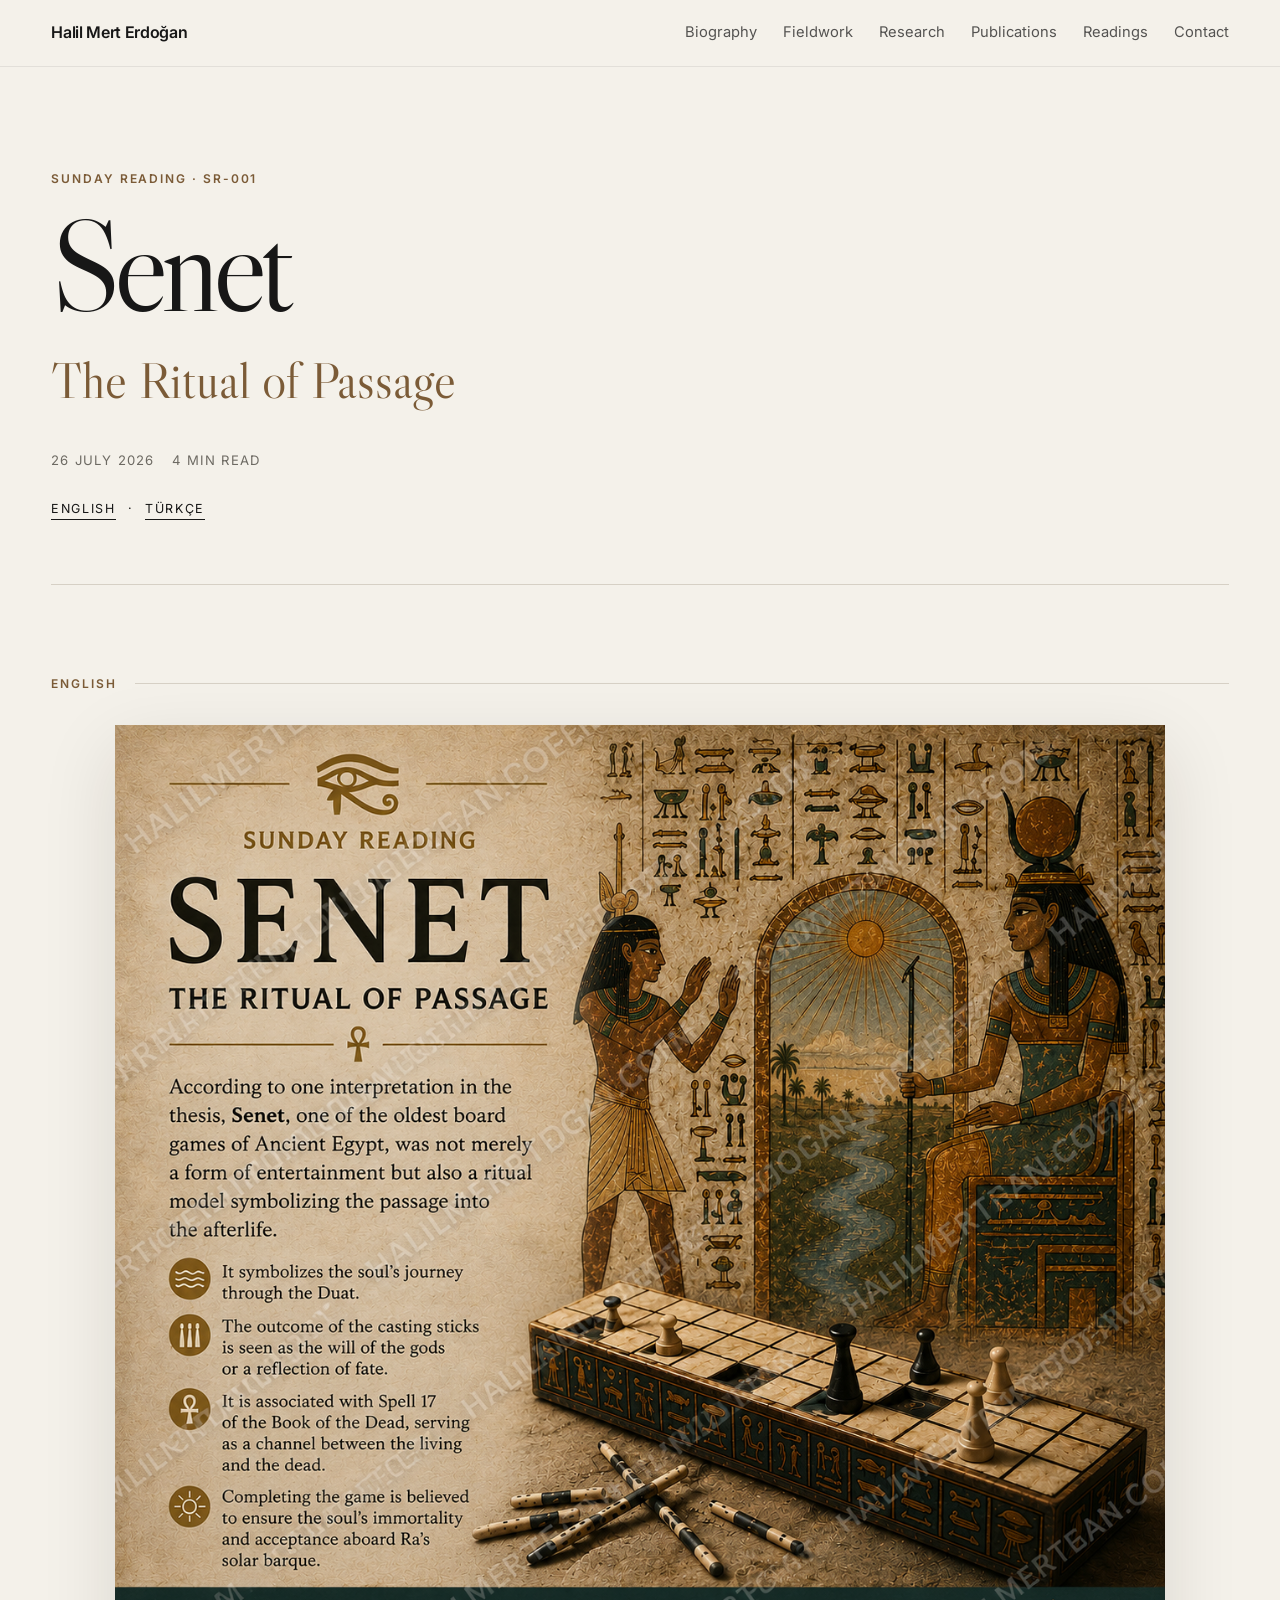
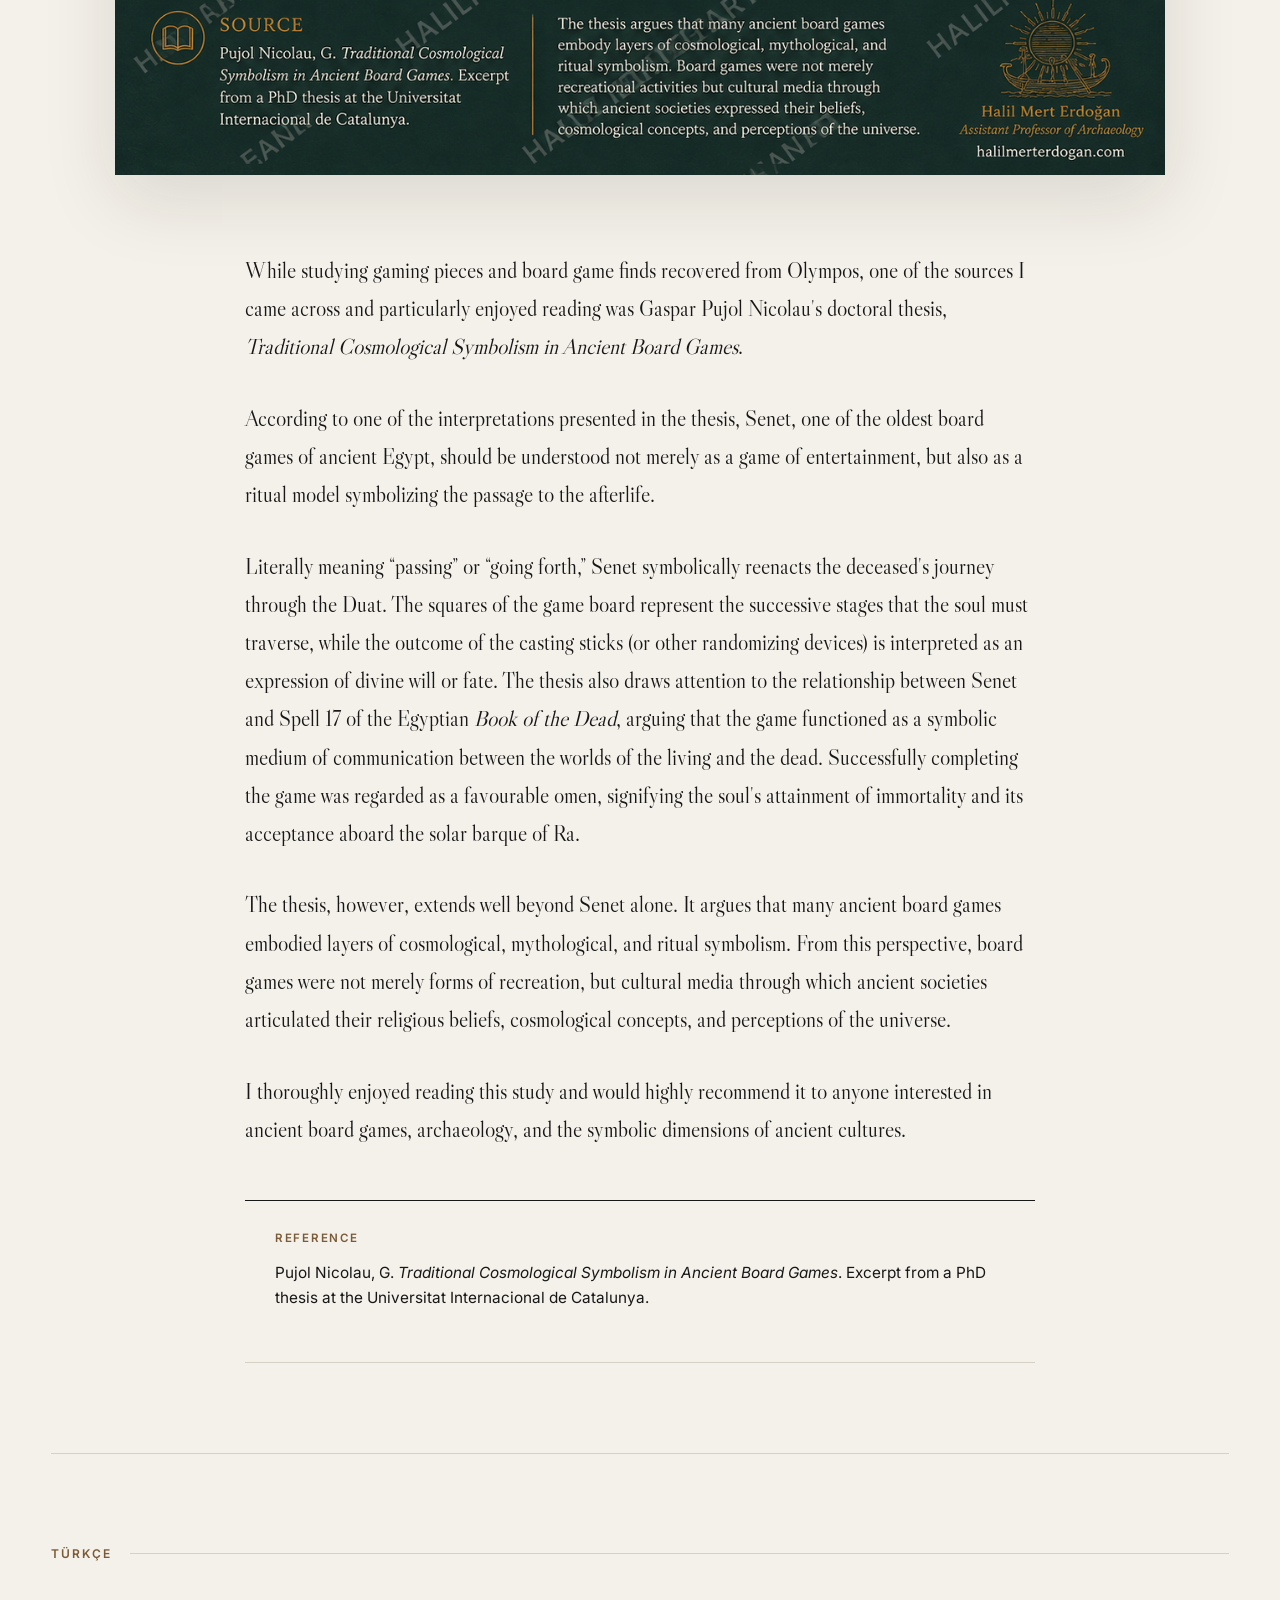
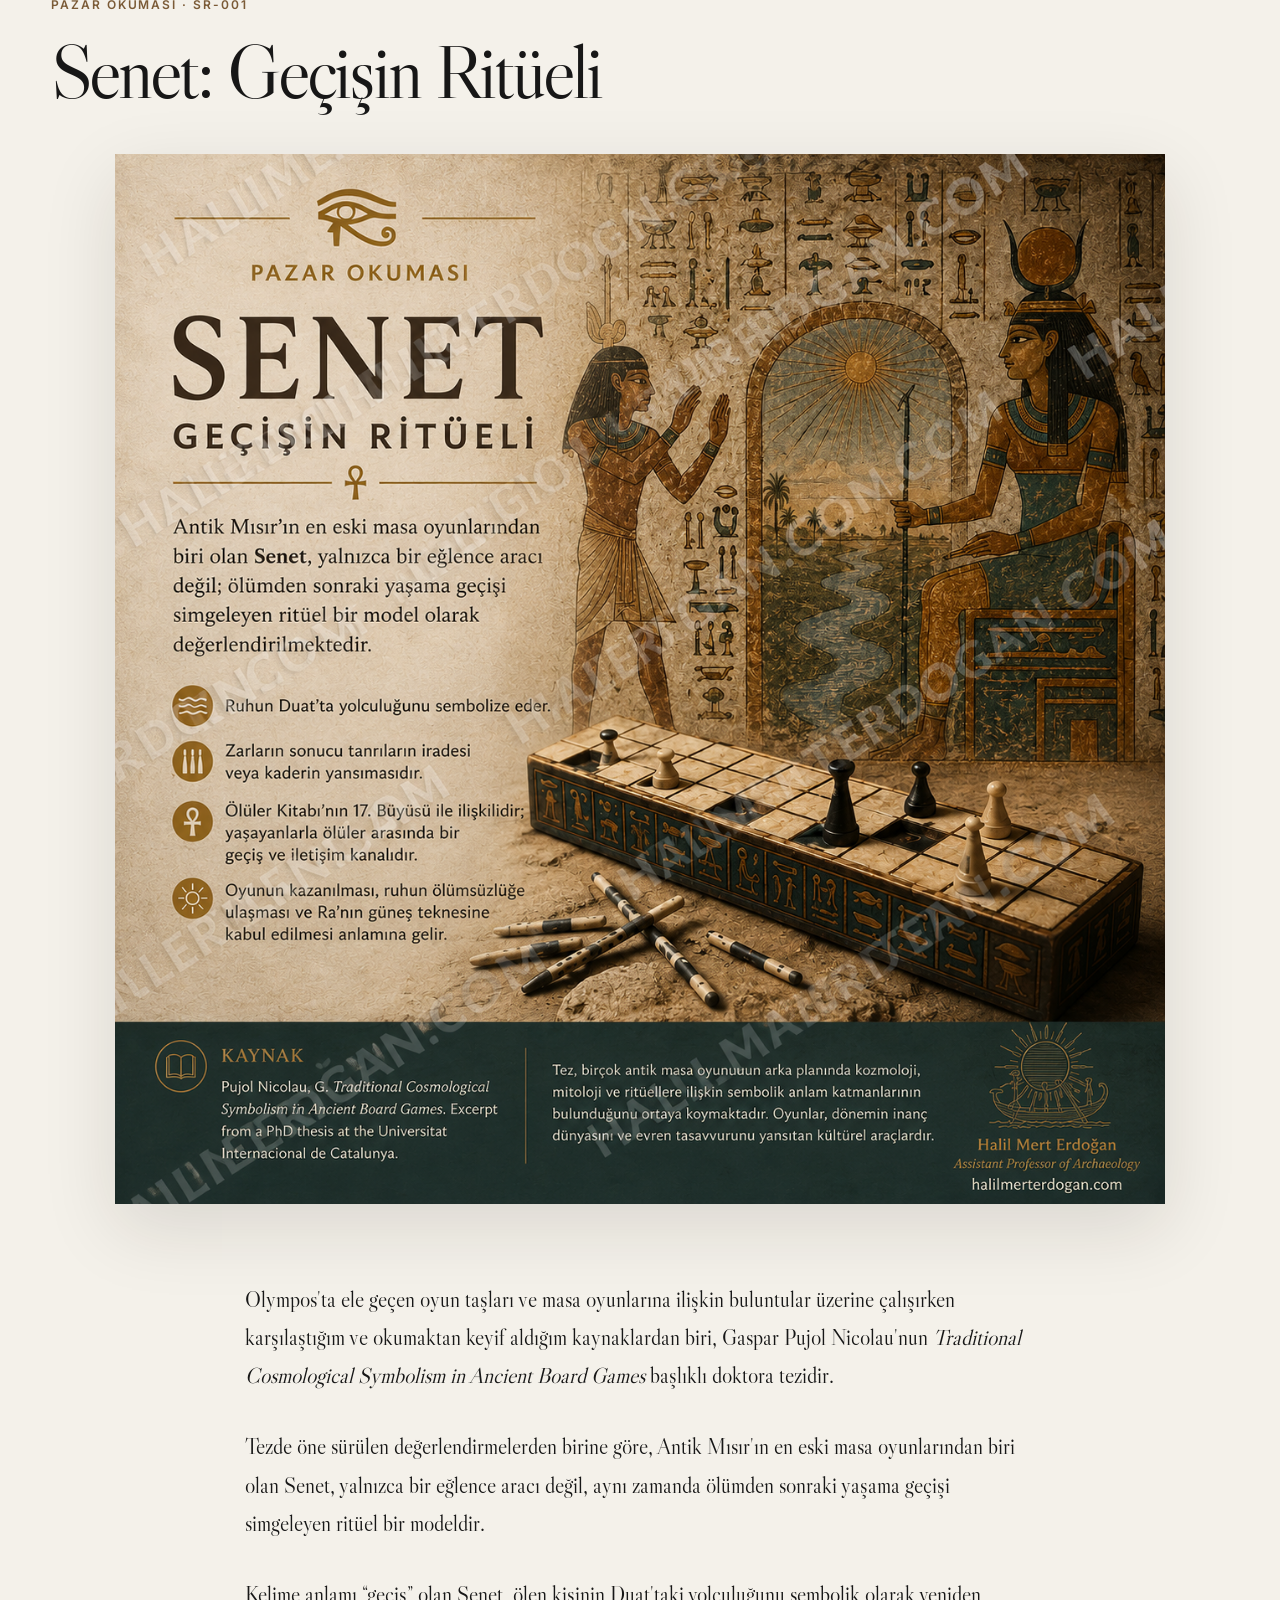
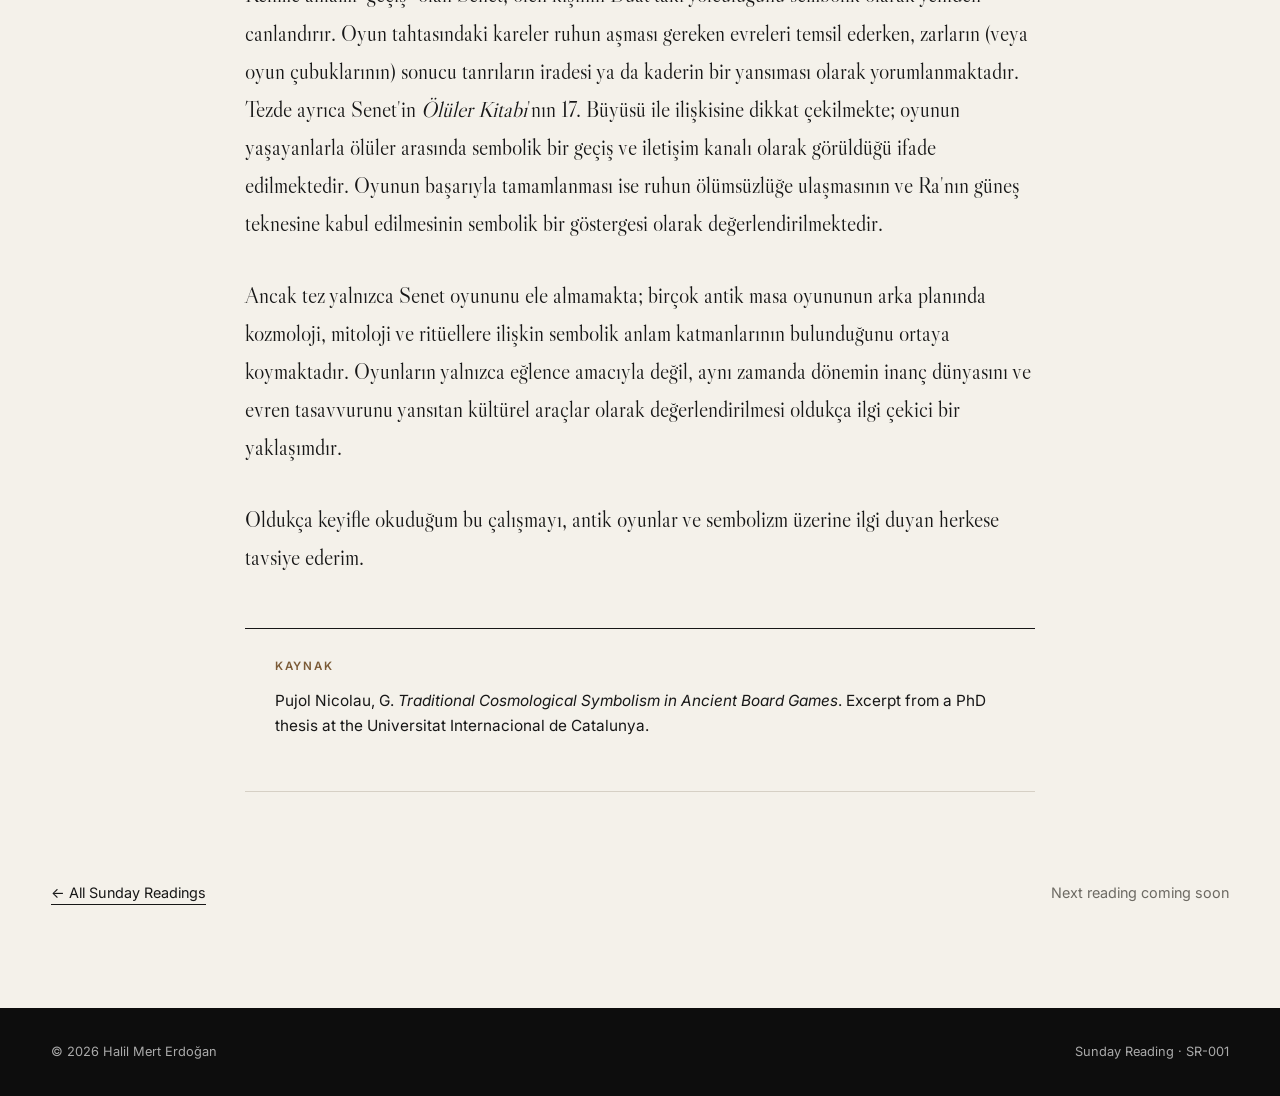
<file: readings/sr001-senet.html>
<!DOCTYPE html>
<html lang="en">
<head>
  <meta charset="UTF-8">
  <meta name="viewport" content="width=device-width, initial-scale=1.0">

  <meta
    name="description"
    content="Sunday Reading 001: Senet — The Ritual of Passage, by Halil Mert Erdoğan."
  >

  <title>Senet: The Ritual of Passage | Sunday Reading 001</title>

  <link rel="preconnect" href="https://fonts.googleapis.com">
  <link rel="preconnect" href="https://fonts.gstatic.com" crossorigin>

  <link
    href="https://fonts.googleapis.com/css2?family=Inter:wght@400;500;600&family=Libre+Caslon+Display&display=swap"
    rel="stylesheet"
  >

  <link rel="stylesheet" href="../style.css">
  <link rel="stylesheet" href="readings.css">
</head>

<body>

  <header class="site-header">
    <a class="brand" href="../index.html">Halil Mert Erdoğan</a>

    <button
      class="menu-toggle"
      aria-label="Toggle menu"
      aria-expanded="false"
    >
      Menu
    </button>

    <nav class="site-nav">
      <a href="../index.html#biography">Biography</a>
      <a href="../index.html#fieldwork">Fieldwork</a>
      <a href="../index.html#research">Research</a>
      <a href="../index.html#publications">Publications</a>
      <a href="./">Readings</a>
      <a href="../index.html#contact">Contact</a>
    </nav>
  </header>

  <main>

    <article class="reading-article">

      <header class="article-header section-shell">
        <p class="eyebrow">Sunday Reading · SR-001</p>

        <h1>Senet</h1>
        <p class="article-subtitle">The Ritual of Passage</p>

        <div class="article-meta">
          <span>26 July 2026</span>
          <span>4 min read</span>
        </div>

        <nav class="language-jump" aria-label="Article languages">
          <a href="#english">English</a>
          <span>·</span>
          <a href="#turkce">Türkçe</a>
        </nav>
      </header>

      <section id="english" class="article-language section-shell">

        <div class="language-heading">
          <span>English</span>
        </div>

        <figure class="article-visual">
          <img
            src="../assets/readings/senet-en.png"
            alt="Senet: The Ritual of Passage — English Sunday Reading visual"
          >
        </figure>

        <div class="article-body">

          <p>
            While studying gaming pieces and board game finds recovered from
            Olympos, one of the sources I came across and particularly enjoyed
            reading was Gaspar Pujol Nicolau's doctoral thesis,
            <em>Traditional Cosmological Symbolism in Ancient Board Games</em>.
          </p>

          <p>
            According to one of the interpretations presented in the thesis,
            Senet, one of the oldest board games of ancient Egypt, should be
            understood not merely as a game of entertainment, but also as a
            ritual model symbolizing the passage to the afterlife.
          </p>

          <p>
            Literally meaning “passing” or “going forth,” Senet symbolically
            reenacts the deceased's journey through the Duat. The squares of the
            game board represent the successive stages that the soul must
            traverse, while the outcome of the casting sticks (or other
            randomizing devices) is interpreted as an expression of divine will
            or fate. The thesis also draws attention to the relationship between
            Senet and Spell 17 of the Egyptian <em>Book of the Dead</em>,
            arguing that the game functioned as a symbolic medium of
            communication between the worlds of the living and the dead.
            Successfully completing the game was regarded as a favourable omen,
            signifying the soul's attainment of immortality and its acceptance
            aboard the solar barque of Ra.
          </p>

          <p>
            The thesis, however, extends well beyond Senet alone. It argues that
            many ancient board games embodied layers of cosmological,
            mythological, and ritual symbolism. From this perspective, board
            games were not merely forms of recreation, but cultural media
            through which ancient societies articulated their religious
            beliefs, cosmological concepts, and perceptions of the universe.
          </p>

          <p>
            I thoroughly enjoyed reading this study and would highly recommend
            it to anyone interested in ancient board games, archaeology, and the
            symbolic dimensions of ancient cultures.
          </p>

          <div class="reference-block">
            <p class="reference-label">Reference</p>
            <p>
              Pujol Nicolau, G. <em>Traditional Cosmological Symbolism in
              Ancient Board Games</em>. Excerpt from a PhD thesis at the
              Universitat Internacional de Catalunya.
            </p>
          </div>

        </div>
      </section>

      <section id="turkce" class="article-language section-shell">

        <div class="language-heading">
          <span>Türkçe</span>
        </div>

        <header class="translated-title">
          <p class="eyebrow">Pazar Okuması · SR-001</p>
          <h2>Senet: Geçişin Ritüeli</h2>
        </header>

        <figure class="article-visual">
          <img
            src="../assets/readings/senet-tr.png"
            alt="Senet: Geçişin Ritüeli — Türkçe Pazar Okuması görseli"
          >
        </figure>

        <div class="article-body">

          <p>
            Olympos'ta ele geçen oyun taşları ve masa oyunlarına ilişkin
            buluntular üzerine çalışırken karşılaştığım ve okumaktan keyif
            aldığım kaynaklardan biri, Gaspar Pujol Nicolau'nun
            <em>Traditional Cosmological Symbolism in Ancient Board Games</em>
            başlıklı doktora tezidir.
          </p>

          <p>
            Tezde öne sürülen değerlendirmelerden birine göre, Antik Mısır'ın
            en eski masa oyunlarından biri olan Senet, yalnızca bir eğlence
            aracı değil, aynı zamanda ölümden sonraki yaşama geçişi simgeleyen
            ritüel bir modeldir.
          </p>

          <p>
            Kelime anlamı “geçiş” olan Senet, ölen kişinin Duat'taki yolculuğunu
            sembolik olarak yeniden canlandırır. Oyun tahtasındaki kareler ruhun
            aşması gereken evreleri temsil ederken, zarların (veya oyun
            çubuklarının) sonucu tanrıların iradesi ya da kaderin bir yansıması
            olarak yorumlanmaktadır. Tezde ayrıca Senet'in
            <em>Ölüler Kitabı</em>'nın 17. Büyüsü ile ilişkisine dikkat
            çekilmekte; oyunun yaşayanlarla ölüler arasında sembolik bir geçiş
            ve iletişim kanalı olarak görüldüğü ifade edilmektedir. Oyunun
            başarıyla tamamlanması ise ruhun ölümsüzlüğe ulaşmasının ve Ra'nın
            güneş teknesine kabul edilmesinin sembolik bir göstergesi olarak
            değerlendirilmektedir.
          </p>

          <p>
            Ancak tez yalnızca Senet oyununu ele almamakta; birçok antik masa
            oyununun arka planında kozmoloji, mitoloji ve ritüellere ilişkin
            sembolik anlam katmanlarının bulunduğunu ortaya koymaktadır.
            Oyunların yalnızca eğlence amacıyla değil, aynı zamanda dönemin
            inanç dünyasını ve evren tasavvurunu yansıtan kültürel araçlar
            olarak değerlendirilmesi oldukça ilgi çekici bir yaklaşımdır.
          </p>

          <p>
            Oldukça keyifle okuduğum bu çalışmayı, antik oyunlar ve sembolizm
            üzerine ilgi duyan herkese tavsiye ederim.
          </p>

          <div class="reference-block">
            <p class="reference-label">Kaynak</p>
            <p>
              Pujol Nicolau, G. <em>Traditional Cosmological Symbolism in
              Ancient Board Games</em>. Excerpt from a PhD thesis at the
              Universitat Internacional de Catalunya.
            </p>
          </div>

        </div>
      </section>

      <nav class="article-navigation section-shell">
        <a href="./">← All Sunday Readings</a>
        <span>Next reading coming soon</span>
      </nav>

    </article>

  </main>

  <footer class="site-footer">
    <span>© <span id="year"></span> Halil Mert Erdoğan</span>
    <span>Sunday Reading · SR-001</span>
  </footer>

  <script src="../script.js"></script>
</body>
</html>
</file>
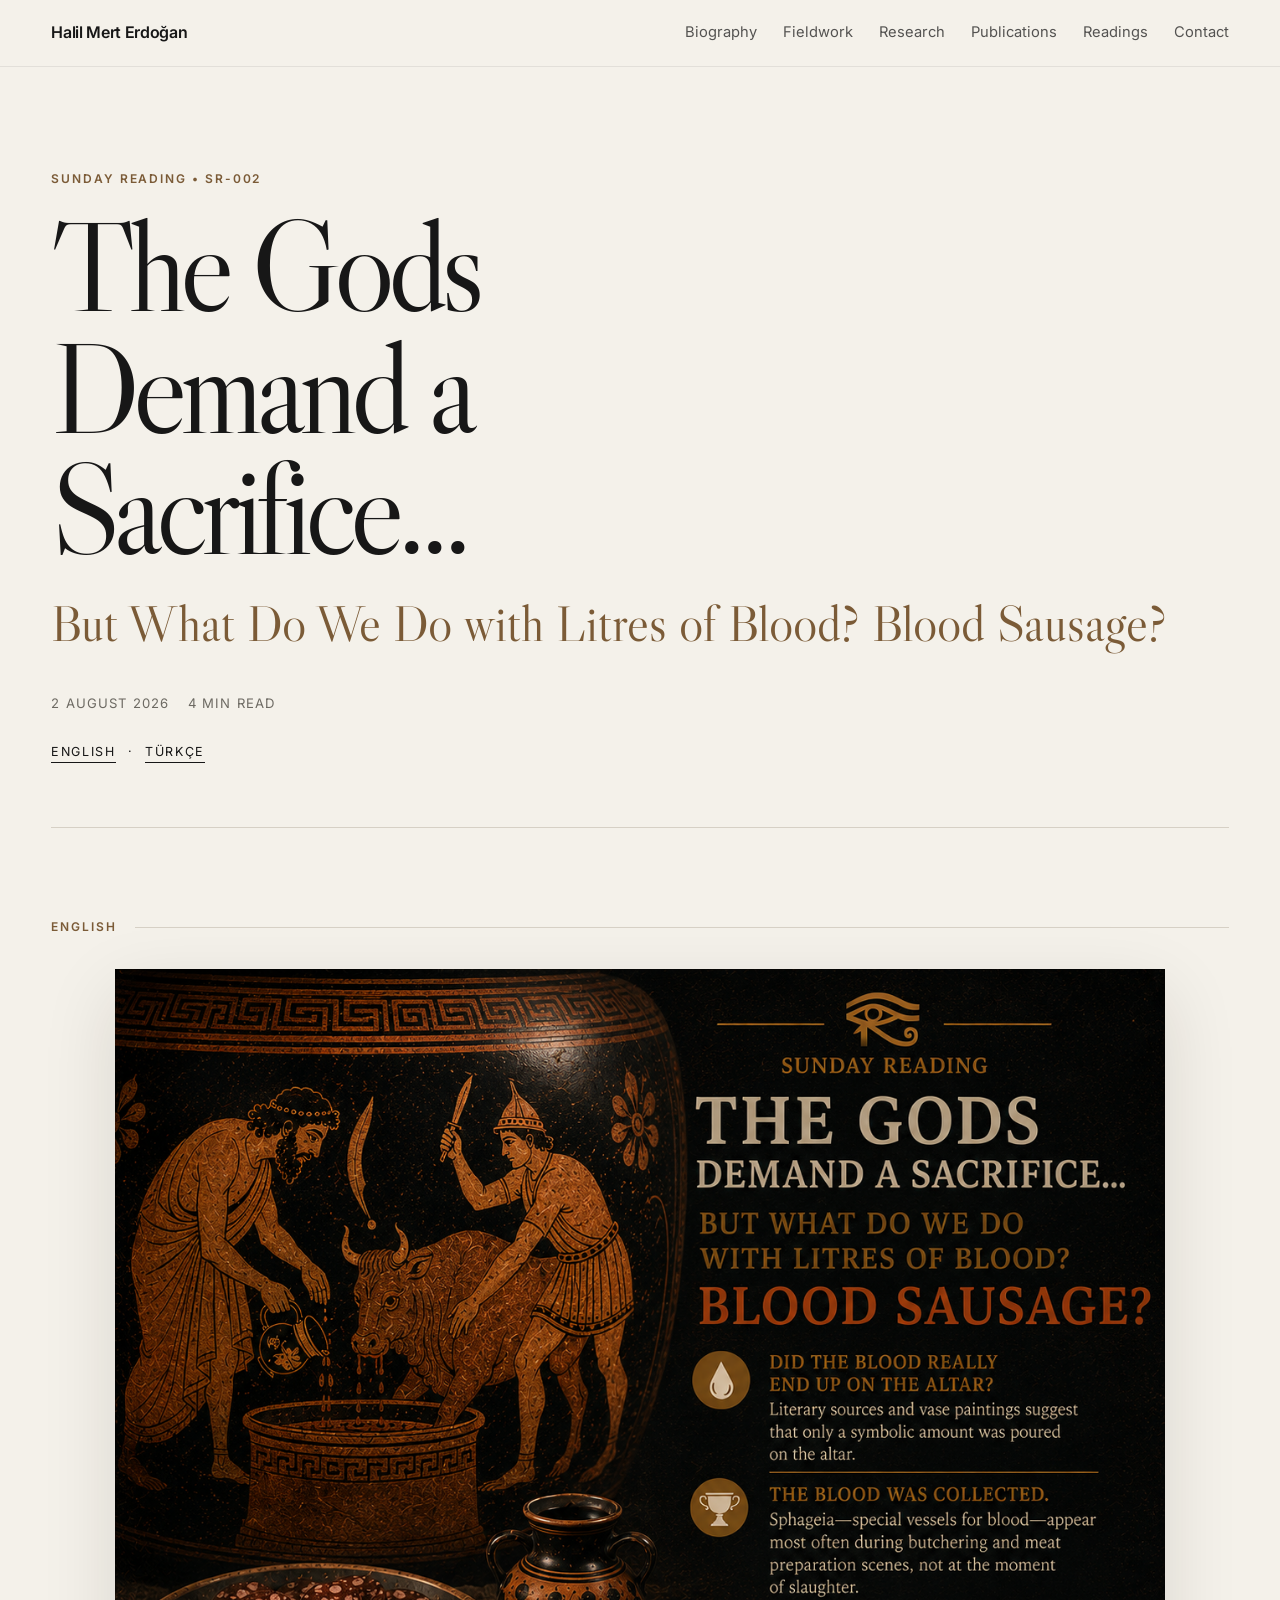
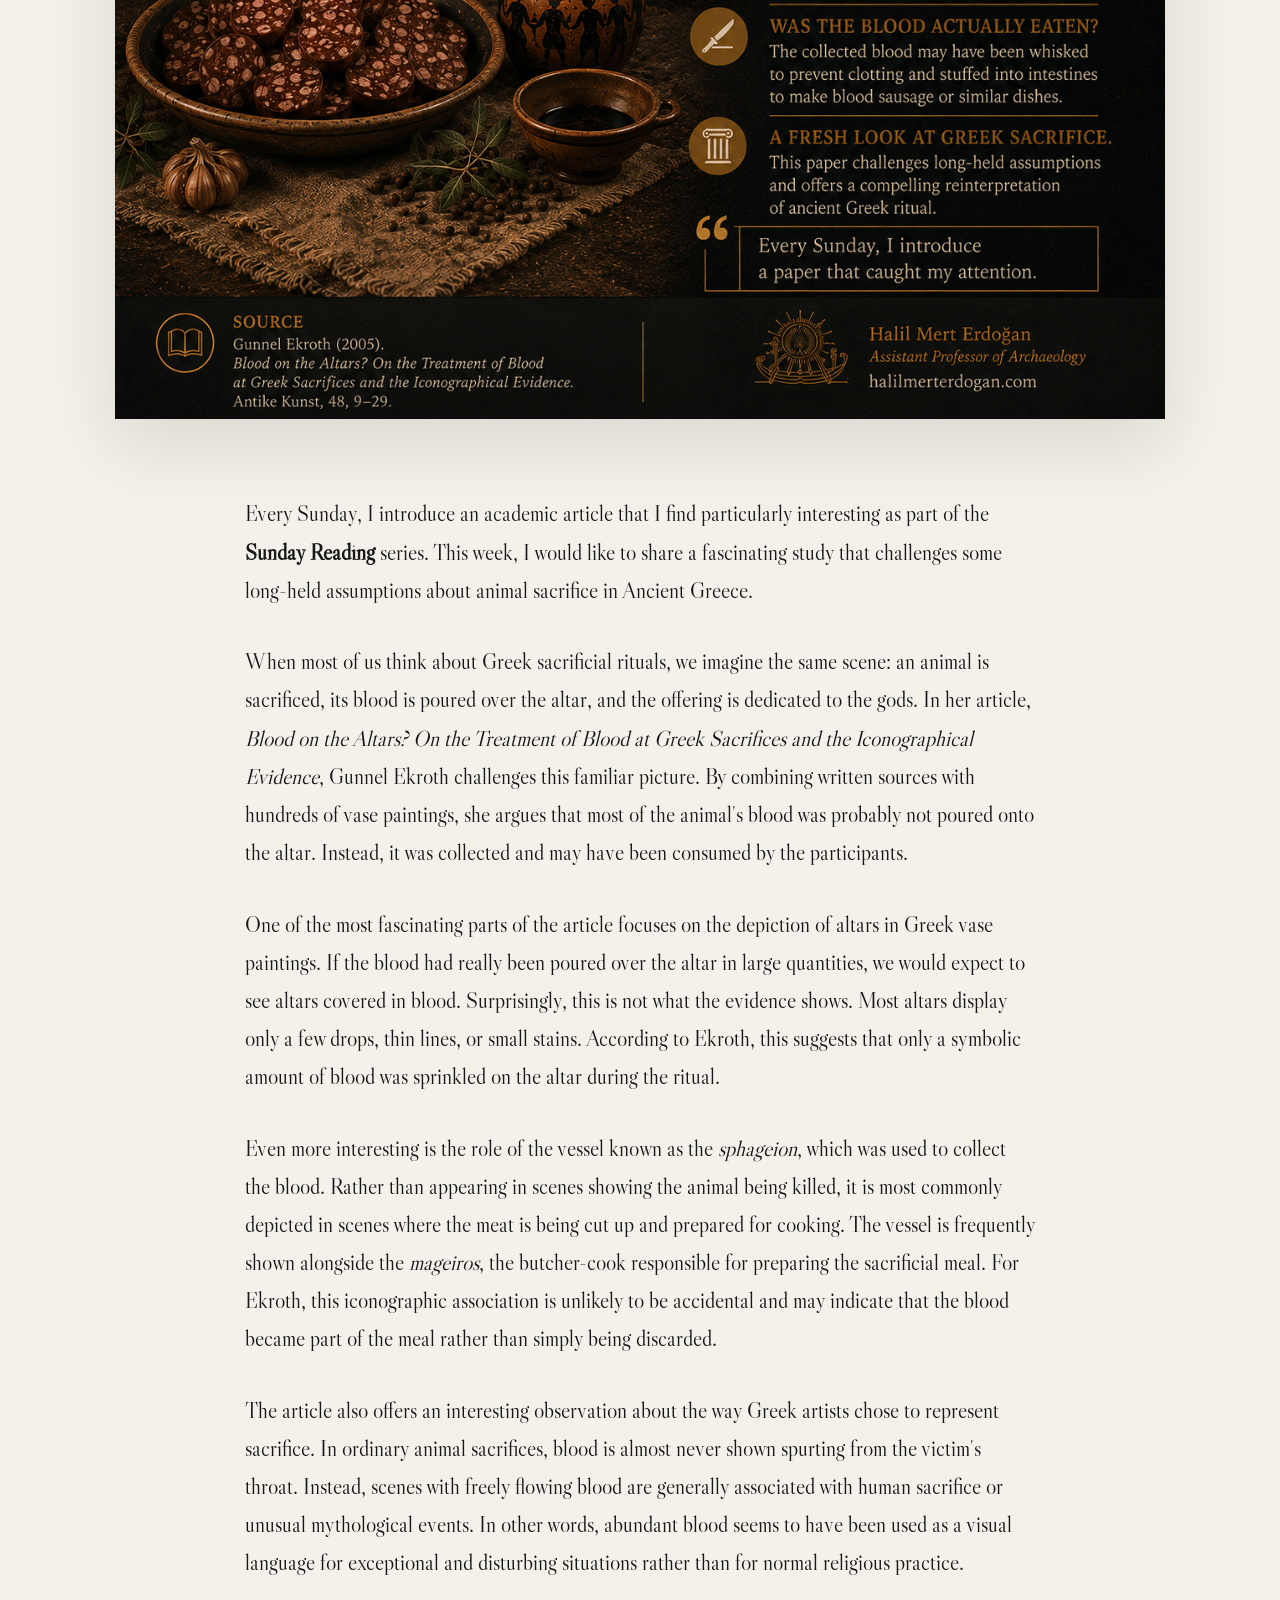
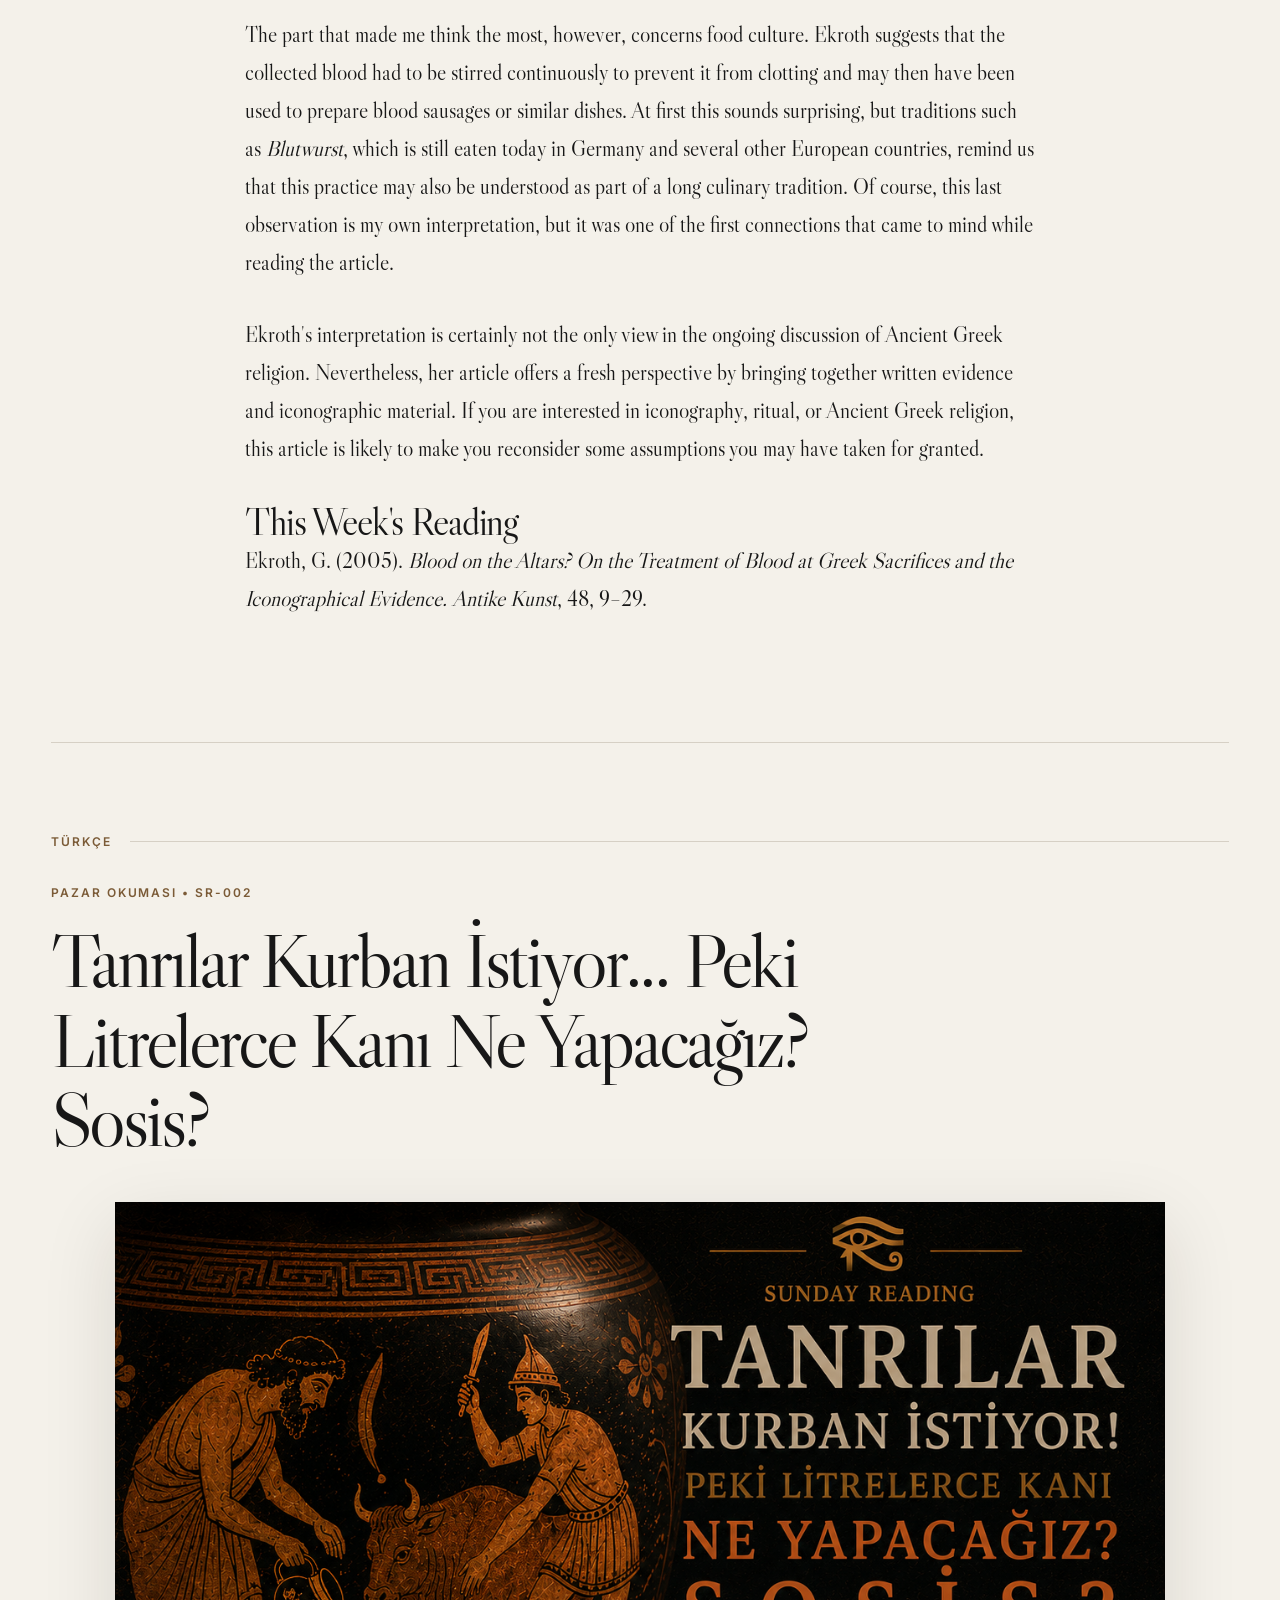
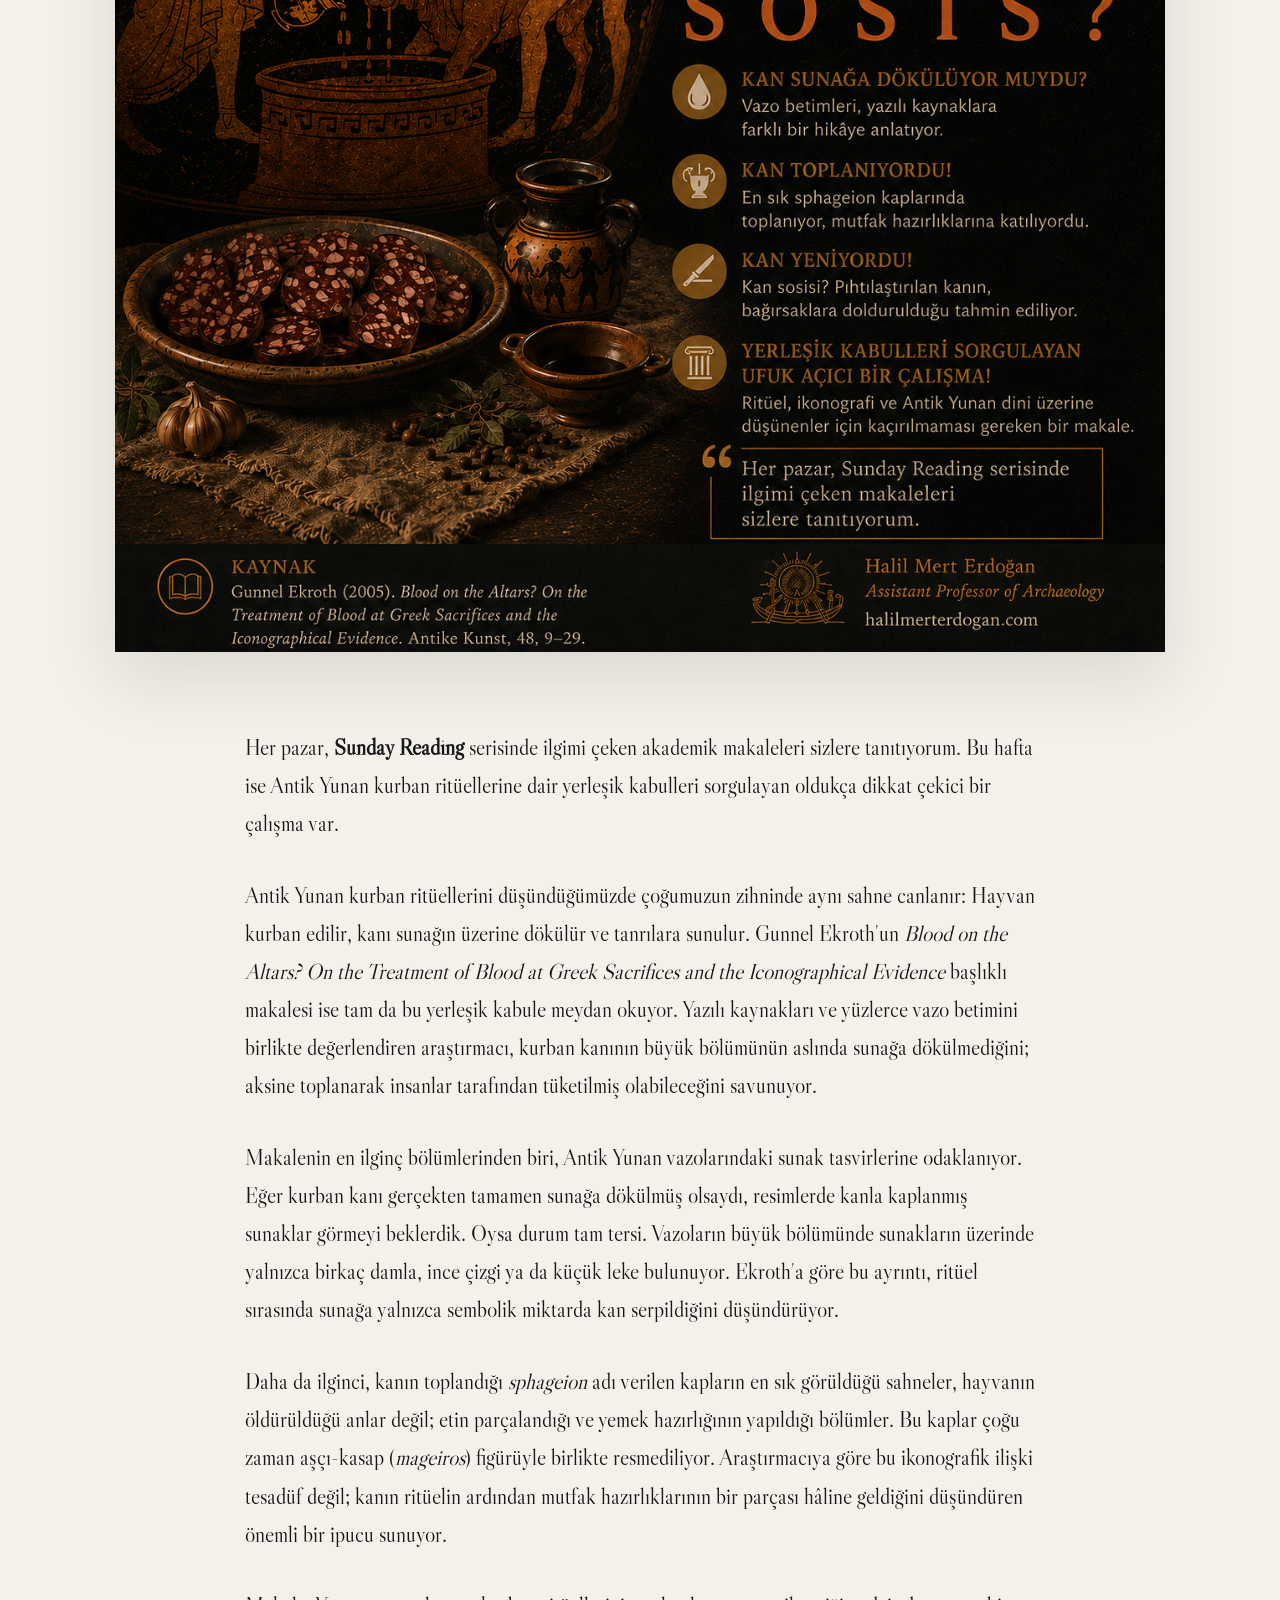
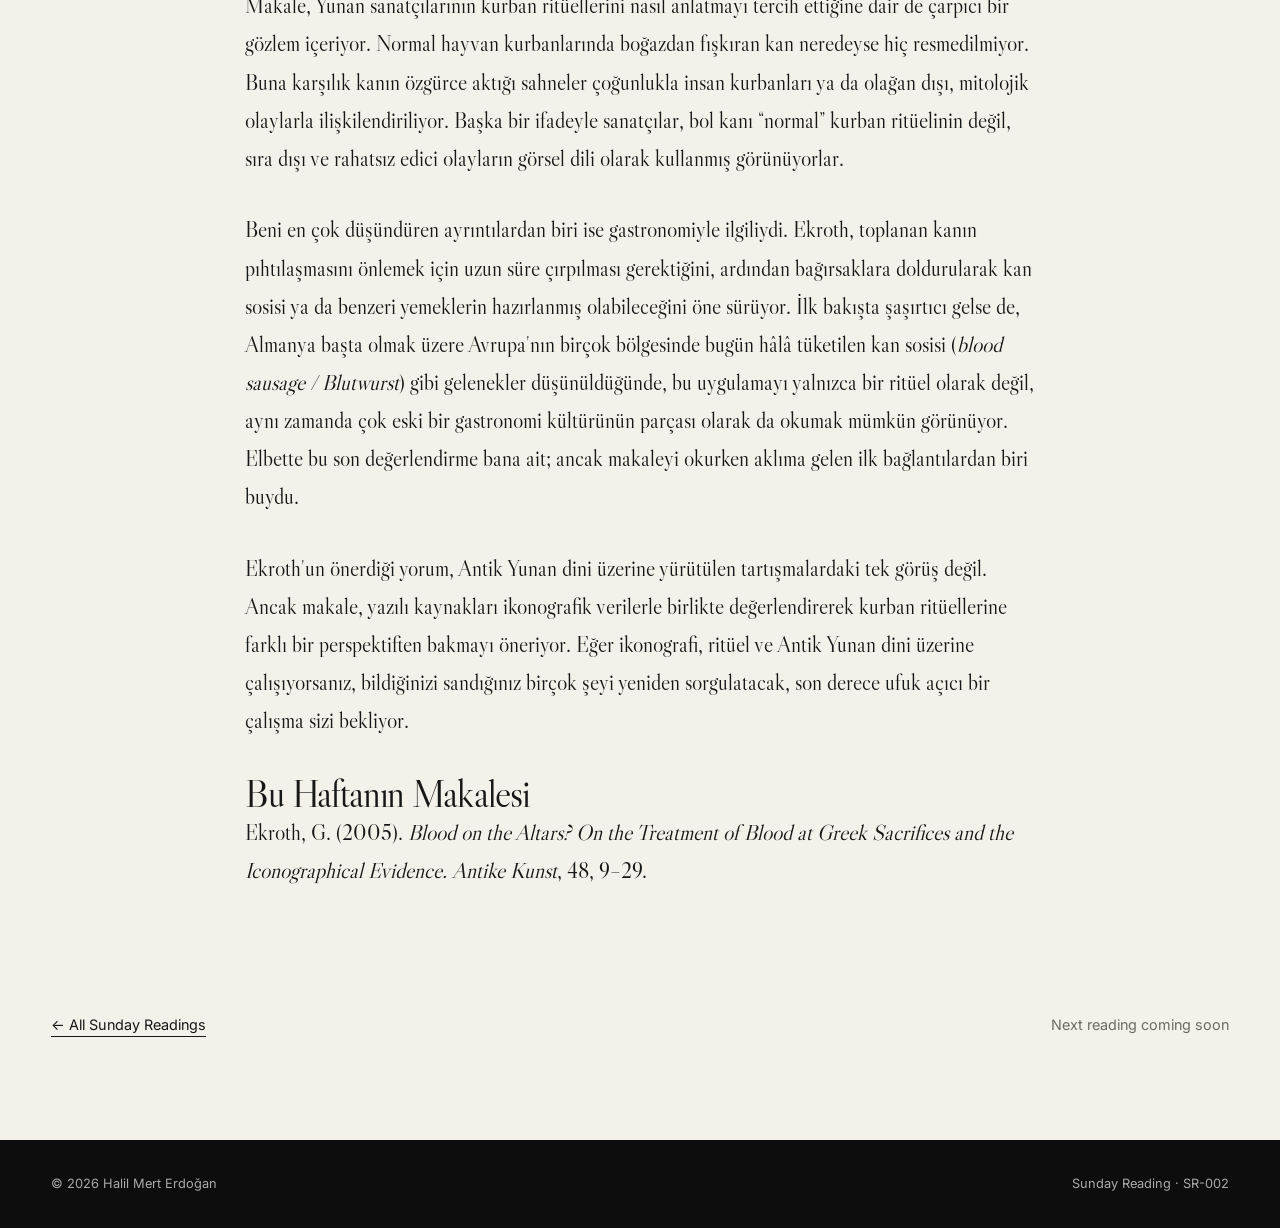
<file: readings/sr002-blood-sausage.html>
<!DOCTYPE html>
<html lang="en">
<head>
  <meta charset="UTF-8">
  <meta name="viewport" content="width=device-width, initial-scale=1.0">

  <meta
    name="description"
    content="Sunday Reading 002: The Gods Demand a Sacrifice... But What Do We Do with Litres of Blood? Blood Sausage?, by Halil Mert Erdoğan."
  >

  <title>The Gods Demand a Sacrifice... But What Do We Do with Litres of Blood? Blood Sausage? | Sunday Reading 002</title>

  <link rel="preconnect" href="https://fonts.googleapis.com">
  <link rel="preconnect" href="https://fonts.gstatic.com" crossorigin>

  <link
    href="https://fonts.googleapis.com/css2?family=Inter:wght@400;500;600&family=Libre+Caslon+Display&display=swap"
    rel="stylesheet"
  >

  <link rel="stylesheet" href="../style.css">
  <link rel="stylesheet" href="readings.css">
</head>

<body>

  <header class="site-header">
    <a class="brand" href="../index.html">Halil Mert Erdoğan</a>

    <button
      class="menu-toggle"
      aria-label="Toggle menu"
      aria-expanded="false"
    >
      Menu
    </button>

    <nav class="site-nav">
      <a href="../index.html#biography">Biography</a>
      <a href="../index.html#fieldwork">Fieldwork</a>
      <a href="../index.html#research">Research</a>
      <a href="../index.html#publications">Publications</a>
      <a href="./">Readings</a>
      <a href="../index.html#contact">Contact</a>
    </nav>
  </header>

  <main>

    <article class="reading-article">

      <header class="article-header section-shell">
        <p class="eyebrow">Sunday Reading • SR-002</p>

        <h1>The Gods Demand a Sacrifice...</h1>
        <p class="article-subtitle">But What Do We Do with Litres of Blood? Blood Sausage?</p>

        <div class="article-meta">
          <span>2 August 2026</span>
          <span>4 min read</span>
        </div>

        <nav class="language-jump" aria-label="Article languages">
          <a href="#english">English</a>
          <span>·</span>
          <a href="#turkce">Türkçe</a>
        </nav>
      </header>

      <section id="english" class="article-language section-shell">

        <div class="language-heading">
          <span>English</span>
        </div>

        <figure class="article-visual">
          <img
            src="../assets/readings/blood-sausage-en.png"
            alt="The Gods Demand a Sacrifice — Blood Sausage — English Sunday Reading visual"
          >
        </figure>

        <div class="article-body">

          <p>
          Every Sunday, I introduce an academic article that I find particularly interesting as part of the <strong>Sunday Reading</strong> series. This week, I would like to share a fascinating study that challenges some long-held assumptions about animal sacrifice in Ancient Greece.
          </p>

          <p>
          When most of us think about Greek sacrificial rituals, we imagine the same scene: an animal is sacrificed, its blood is poured over the altar, and the offering is dedicated to the gods. In her article, <em>Blood on the Altars? On the Treatment of Blood at Greek Sacrifices and the Iconographical Evidence</em>, Gunnel Ekroth challenges this familiar picture. By combining written sources with hundreds of vase paintings, she argues that most of the animal's blood was probably not poured onto the altar. Instead, it was collected and may have been consumed by the participants.
          </p>

          <p>
          One of the most fascinating parts of the article focuses on the depiction of altars in Greek vase paintings. If the blood had really been poured over the altar in large quantities, we would expect to see altars covered in blood. Surprisingly, this is not what the evidence shows. Most altars display only a few drops, thin lines, or small stains. According to Ekroth, this suggests that only a symbolic amount of blood was sprinkled on the altar during the ritual.
          </p>

          <p>
          Even more interesting is the role of the vessel known as the <em>sphageion</em>, which was used to collect the blood. Rather than appearing in scenes showing the animal being killed, it is most commonly depicted in scenes where the meat is being cut up and prepared for cooking. The vessel is frequently shown alongside the <em>mageiros</em>, the butcher-cook responsible for preparing the sacrificial meal. For Ekroth, this iconographic association is unlikely to be accidental and may indicate that the blood became part of the meal rather than simply being discarded.
          </p>

          <p>
          The article also offers an interesting observation about the way Greek artists chose to represent sacrifice. In ordinary animal sacrifices, blood is almost never shown spurting from the victim's throat. Instead, scenes with freely flowing blood are generally associated with human sacrifice or unusual mythological events. In other words, abundant blood seems to have been used as a visual language for exceptional and disturbing situations rather than for normal religious practice.
          </p>

          <p>
          The part that made me think the most, however, concerns food culture. Ekroth suggests that the collected blood had to be stirred continuously to prevent it from clotting and may then have been used to prepare blood sausages or similar dishes. At first this sounds surprising, but traditions such as <em>Blutwurst</em>, which is still eaten today in Germany and several other European countries, remind us that this practice may also be understood as part of a long culinary tradition. Of course, this last observation is my own interpretation, but it was one of the first connections that came to mind while reading the article.
          </p>

          <p>
          Ekroth's interpretation is certainly not the only view in the ongoing discussion of Ancient Greek religion. Nevertheless, her article offers a fresh perspective by bringing together written evidence and iconographic material. If you are interested in iconography, ritual, or Ancient Greek religion, this article is likely to make you reconsider some assumptions you may have taken for granted.
          </p>

        <div class="reading-reference">
        <h3>This Week's Reading</h3>

        <p>
        Ekroth, G. (2005). <em>Blood on the Altars? On the Treatment of Blood at Greek Sacrifices and the Iconographical Evidence.</em> <em>Antike Kunst</em>, 48, 9–29.
        </p>

</div>

        </div>
      </section>

      <section id="turkce" class="article-language section-shell">

        <div class="language-heading">
          <span>Türkçe</span>
        </div>

        <header class="translated-title">
          <p class="eyebrow">Pazar Okuması • SR-002</p>
          <h2>Tanrılar Kurban İstiyor...
              Peki Litrelerce Kanı Ne Yapacağız?
              Sosis?</h2>
        </header>

        <figure class="article-visual">
          <img
            src="../assets/readings/blood-sausage-tr.png"
            alt="Tanrılar Kurban İstiyor — Peki Litrelerce Kanı Ne Yapacağız? Sosis? — Türkçe Pazar Okuması görseli"
          >
        </figure>

        <div class="article-body">

          <p>
          Her pazar, <strong>Sunday Reading</strong> serisinde ilgimi çeken akademik makaleleri sizlere tanıtıyorum. Bu hafta ise Antik Yunan kurban ritüellerine dair yerleşik kabulleri sorgulayan oldukça dikkat çekici bir çalışma var.
          </p>

          <p>
        Antik Yunan kurban ritüellerini düşündüğümüzde çoğumuzun zihninde aynı sahne canlanır: Hayvan kurban edilir, kanı sunağın üzerine dökülür ve tanrılara sunulur. Gunnel Ekroth'un <em>Blood on the Altars? On the Treatment of Blood at Greek Sacrifices and the Iconographical Evidence</em> başlıklı makalesi ise tam da bu yerleşik kabule meydan okuyor. Yazılı kaynakları ve yüzlerce vazo betimini birlikte değerlendiren araştırmacı, kurban kanının büyük bölümünün aslında sunağa dökülmediğini; aksine toplanarak insanlar tarafından tüketilmiş olabileceğini savunuyor.
          </p>

          <p>
        Makalenin en ilginç bölümlerinden biri, Antik Yunan vazolarındaki sunak tasvirlerine odaklanıyor. Eğer kurban kanı gerçekten tamamen sunağa dökülmüş olsaydı, resimlerde kanla kaplanmış sunaklar görmeyi beklerdik. Oysa durum tam tersi. Vazoların büyük bölümünde sunakların üzerinde yalnızca birkaç damla, ince çizgi ya da küçük leke bulunuyor. Ekroth'a göre bu ayrıntı, ritüel sırasında sunağa yalnızca sembolik miktarda kan serpildiğini düşündürüyor.
          </p>

          <p>
        Daha da ilginci, kanın toplandığı <em>sphageion</em> adı verilen kapların en sık görüldüğü sahneler, hayvanın öldürüldüğü anlar değil; etin parçalandığı ve yemek hazırlığının yapıldığı bölümler. Bu kaplar çoğu zaman aşçı-kasap (<em>mageiros</em>) figürüyle birlikte resmediliyor. Araştırmacıya göre bu ikonografik ilişki tesadüf değil; kanın ritüelin ardından mutfak hazırlıklarının bir parçası hâline geldiğini düşündüren önemli bir ipucu sunuyor.
        </p>

        <p>
        Makale, Yunan sanatçılarının kurban ritüellerini nasıl anlatmayı tercih ettiğine dair de çarpıcı bir gözlem içeriyor. Normal hayvan kurbanlarında boğazdan fışkıran kan neredeyse hiç resmedilmiyor. Buna karşılık kanın özgürce aktığı sahneler çoğunlukla insan kurbanları ya da olağan dışı, mitolojik olaylarla ilişkilendiriliyor. Başka bir ifadeyle sanatçılar, bol kanı “normal” kurban ritüelinin değil, sıra dışı ve rahatsız edici olayların görsel dili olarak kullanmış görünüyorlar.
        </p>

        <p>
        Beni en çok düşündüren ayrıntılardan biri ise gastronomiyle ilgiliydi. Ekroth, toplanan kanın pıhtılaşmasını önlemek için uzun süre çırpılması gerektiğini, ardından bağırsaklara doldurularak kan sosisi ya da benzeri yemeklerin hazırlanmış olabileceğini öne sürüyor. İlk bakışta şaşırtıcı gelse de, Almanya başta olmak üzere Avrupa'nın birçok bölgesinde bugün hâlâ tüketilen kan sosisi (<em>blood sausage / Blutwurst</em>) gibi gelenekler düşünüldüğünde, bu uygulamayı yalnızca bir ritüel olarak değil, aynı zamanda çok eski bir gastronomi kültürünün parçası olarak da okumak mümkün görünüyor. Elbette bu son değerlendirme bana ait; ancak makaleyi okurken aklıma gelen ilk bağlantılardan biri buydu.
        </p>

        <p>
        Ekroth'un önerdiği yorum, Antik Yunan dini üzerine yürütülen tartışmalardaki tek görüş değil. Ancak makale, yazılı kaynakları ikonografik verilerle birlikte değerlendirerek kurban ritüellerine farklı bir perspektiften bakmayı öneriyor. Eğer ikonografi, ritüel ve Antik Yunan dini üzerine çalışıyorsanız, bildiğinizi sandığınız birçok şeyi yeniden sorgulatacak, son derece ufuk açıcı bir çalışma sizi bekliyor.
        </p>

        <div class="reading-reference">
        <h3>Bu Haftanın Makalesi</h3>

        <p>
        Ekroth, G. (2005). <em>Blood on the Altars? On the Treatment of Blood at Greek Sacrifices and the Iconographical Evidence.</em> <em>Antike Kunst</em>, 48, 9–29.
        </p>
</div>
        </div>
      </section>

      <nav class="article-navigation section-shell">
        <a href="./">← All Sunday Readings</a>
        <span>Next reading coming soon</span>
      </nav>

    </article>

  </main>

  <footer class="site-footer">
    <span>© <span id="year"></span> Halil Mert Erdoğan</span>
    <span>Sunday Reading · SR-002</span>
  </footer>

  <script src="../script.js"></script>
</body>
</html>
</file>
<file: style.css>
:root{--paper:#f4f1ea;--ink:#171717;--muted:#6d6a63;--line:#d6d0c5;--accent:#7b5b37;--max:1240px}*{box-sizing:border-box}html{scroll-behavior:smooth}body{margin:0;background:var(--paper);color:var(--ink);font-family:Inter,Arial,sans-serif;line-height:1.6}img{display:block;width:100%;height:auto}a{color:inherit;text-decoration:none}.site-header{position:sticky;top:0;z-index:20;display:flex;align-items:center;justify-content:space-between;padding:20px 4vw;background:rgba(244,241,234,.9);backdrop-filter:blur(12px);border-bottom:1px solid rgba(23,23,23,.08)}.brand{font-weight:600;letter-spacing:-.02em}.site-nav{display:flex;gap:26px;font-size:.92rem}.site-nav a{opacity:.72}.site-nav a:hover{opacity:1}.menu-toggle{display:none;background:none;border:0;font:inherit}.section-shell{width:min(var(--max),92vw);margin:0 auto}.hero{min-height:calc(100vh - 78px);display:grid;grid-template-columns:1.05fr .95fr;gap:6vw;align-items:center;padding:7vw 0}.eyebrow{text-transform:uppercase;letter-spacing:.16em;font-size:.75rem;font-weight:600;color:var(--accent);margin:0 0 18px}h1,h2,h3{font-family:"Libre Caslon Display",Georgia,serif;font-weight:400;line-height:1.04;margin:0}h1{font-size:clamp(3.6rem,6vw,6.6rem);letter-spacing:-.055em;line-height:.95;max-width:760px;}h2{font-size:clamp(2.4rem,5vw,5rem);letter-spacing:-.04em}h3{font-size:clamp(1.8rem,3vw,3rem);letter-spacing:-.03em}.hero-line{font-family:"Libre Caslon Display",Georgia,serif;font-size:clamp(1.35rem,2vw,2.1rem);max-width:620px;margin:26px 0}.hero-actions{display:flex;gap:14px;flex-wrap:wrap}.button{border:1px solid var(--ink);padding:13px 18px;font-size:.9rem}.button.primary{background:var(--ink);color:white}.research-tags{color:var(--muted);font-size:.88rem;margin-top:28px}.hero-image img{height:min(74vh,820px);object-fit:cover;object-position:center top;filter:grayscale(100%)}.bio{padding:10vw 0}.section-label{font-size:.8rem;text-transform:uppercase;letter-spacing:.15em;color:var(--accent);margin-bottom:28px}.bio-grid{display:grid;grid-template-columns:1fr 1fr;gap:8vw}.bio-copy{font-size:1.06rem;color:#333}.bio-portrait{margin-top:6vw;max-width:560px;margin-left:auto}.bio-portrait img{filter:grayscale(100%)}.feature-panel{display:grid;grid-template-columns:1.25fr .75fr;min-height:720px}.feature-panel.dark{background:#111;color:white}.feature-image img{height:100%;object-fit:cover;filter:grayscale(100%)}.feature-copy{padding:7vw;display:flex;flex-direction:column;justify-content:center}.feature-copy p:last-child{color:#c5c5c5;max-width:500px}.landscape-section{position:relative}.landscape-section img{height:78vh;object-fit:cover}.landscape-caption{position:absolute;left:5vw;bottom:4vw;background:rgba(244,241,234,.92);padding:24px 28px;max-width:430px}.landscape-caption span{font-family:"Libre Caslon Display",Georgia,serif;font-size:2rem}.landscape-caption p{margin:8px 0 0;color:var(--muted)}.research{padding:10vw 0}.section-heading{margin-bottom:5vw;max-width:850px}.research-card{display:grid;grid-template-columns:1.1fr .9fr;align-items:center;gap:6vw;margin:0 0 9vw}.research-card.reverse{grid-template-columns:.9fr 1.1fr}.research-card.reverse .research-media{order:2}.research-media{min-height:560px;display:flex;align-items:center;justify-content:center;overflow:hidden}.research-media.black{background:#050505}.research-media.light{background:#ece8df}.research-media img{height:100%;object-fit:contain}.research-copy p{color:var(--muted);font-size:1.02rem}.kicker{text-transform:uppercase;letter-spacing:.14em;font-size:.72rem!important;color:var(--accent)!important}.split-gallery{display:grid;grid-template-columns:1fr 1fr}.split-gallery figure{margin:0;position:relative;overflow:hidden}.split-gallery img{height:65vh;object-fit:cover;filter:grayscale(100%)}.split-gallery figcaption{position:absolute;left:24px;bottom:22px;background:rgba(17,17,17,.78);color:white;padding:10px 14px;font-size:.85rem}.publications{padding:10vw 0}.publication-list article{display:grid;grid-template-columns:110px 1fr;gap:20px;padding:30px 0;border-top:1px solid var(--line)}.publication-list article:last-child{border-bottom:1px solid var(--line)}.pub-year{color:var(--accent);font-weight:600}.publication-list h3{font-size:clamp(1.5rem,2.3vw,2.4rem)}.publication-list p{margin:8px 0 0;color:var(--muted)}.profile-links{display:flex;gap:28px;flex-wrap:wrap;margin-top:34px}.profile-links a{border-bottom:1px solid var(--ink)}.contact{background:#171717;color:white;padding:9vw 0}.contact-grid{display:grid;grid-template-columns:1fr 1fr;gap:8vw}.contact h2{max-width:650px}.contact-links{display:flex;flex-direction:column;gap:18px;justify-content:center}.contact-links a{font-size:1.08rem;border-bottom:1px solid rgba(255,255,255,.25);padding-bottom:10px}.site-footer{display:flex;justify-content:space-between;gap:20px;padding:24px 4vw;font-size:.8rem;background:#0d0d0d;color:#aaa}.reveal{opacity:0;transform:translateY(24px);transition:opacity .8s ease,transform .8s ease}.reveal.visible{opacity:1;transform:none}@media(max-width:850px){.menu-toggle{display:block}.site-nav{display:none;position:absolute;top:69px;left:0;right:0;flex-direction:column;background:var(--paper);padding:22px 4vw;border-bottom:1px solid var(--line)}.site-nav.open{display:flex}.hero,.bio-grid,.feature-panel,.research-card,.research-card.reverse,.contact-grid{grid-template-columns:1fr}.hero{padding-top:60px}h1{font-size:clamp(3.4rem,16vw,6rem)}.hero-image img{height:65vh}.feature-copy{padding:12vw 7vw}.feature-image img{height:60vh}.research-card.reverse .research-media{order:0}.research-media{min-height:420px}.split-gallery{grid-template-columns:1fr}.split-gallery img{height:52vh}.publication-list article{grid-template-columns:72px 1fr}.site-footer{flex-direction:column}}

/* Sunday Readings — homepage */
.readings-preview{padding:10vw 0}
.reading-feature{display:grid;grid-template-columns:1fr 1fr;gap:6vw;align-items:center}
.reading-feature-image{display:block;overflow:hidden;background:#ded5c4}
.reading-feature-image img{aspect-ratio:1/1;object-fit:cover;transition:transform .5s ease}
.reading-feature-image:hover img{transform:scale(1.015)}
.reading-feature-copy>p:not(.kicker){color:var(--muted);font-size:1.02rem;max-width:590px}
.reading-meta{display:flex;gap:18px;flex-wrap:wrap;margin:24px 0;color:var(--muted);font-size:.84rem;text-transform:uppercase;letter-spacing:.09em}
.reading-link,.all-readings-link{display:inline-block;border-bottom:1px solid var(--ink);padding-bottom:4px}
.all-readings-link{margin-top:48px}
@media(max-width:850px){
  .reading-feature{grid-template-columns:1fr}
}
.hero-social{
    display:flex;
    flex-wrap:wrap;
    gap:22px;
    margin:28px 0 38px;
}

.hero-social a{
    display:flex;
    flex-direction:column;
    align-items:center;
    gap:8px;

    color:#c6a15b;
    text-decoration:none;

    transition:.25s ease;
}

.hero-social i{
    font-size:1.7rem;
}

.hero-social span{
    font-size:.78rem;
    letter-spacing:1px;
    text-transform:uppercase;
}

.hero-social a:hover{
    color:#111;
    transform:translateY(-3px);
}/* ===========================
   HERO TICKER
=========================== */

.hero-ticker{

    margin-top:42px;

}

.ticker-title{

    font-size:.72rem;

    letter-spacing:.18em;

    text-transform:uppercase;

    color:#8b7d68;

    margin-bottom:12px;

}

.ticker-wrapper{

    overflow:hidden;

    border-top:1px solid rgba(0,0,0,.08);

    border-bottom:1px solid rgba(0,0,0,.08);

    padding:14px 0;

}

.ticker-track{

    display:flex;

    width:max-content;

    gap:60px;

    animation:ticker 38s linear infinite;

}

.ticker-wrapper:hover .ticker-track{

    animation-play-state:paused;

}

.ticker-track a{

    color:#222;

    text-decoration:none;

    white-space:nowrap;

    font-size:.92rem;

    transition:.25s;

}

.ticker-track a:hover{

    color:#b78a42;

}

@keyframes ticker{

    from{

        transform:translateX(0);

    }

    to{

        transform:translateX(-50%);

    }

}/* Hero sütununun ticker nedeniyle genişlemesini engeller */
.hero-copy{
    min-width:0;
}

.hero-ticker{
    width:100%;
    max-width:100%;
    overflow:hidden;
}

.ticker-wrapper{
    width:100%;
    max-width:100%;
    overflow:hidden;
}/* ===========================
   BIOGRAPHY LAYOUT
=========================== */

.bio-layout{
    display:grid;
    grid-template-columns:minmax(300px,.82fr) minmax(0,1.18fr);
    gap:7vw;
    align-items:start;
}

.bio-portrait{
    margin:0;
    max-width:none;
    position:sticky;
    top:110px;
}

.bio-portrait img{
    width:100%;
    aspect-ratio:4 / 5;
    object-fit:cover;
    object-position:center top;
    filter:grayscale(100%);
}

.bio-content{
    min-width:0;
}

.bio-content h2{
    font-size:clamp(2.6rem,4.6vw,4.9rem);
    margin-bottom:42px;
}

.bio-copy{
    max-width:720px;
}

.bio-copy p{
    margin:0 0 24px;
}

@media(max-width:850px){

    .bio-layout{
        grid-template-columns:1fr;
        gap:44px;
    }

    .bio-portrait{
        position:static;
        max-width:560px;
    }

    .bio-content h2{
        margin-bottom:30px;
    }

}/* ===========================
   PERSPECTIVES — HOMEPAGE
=========================== */

.perspectives-preview{
    padding:10vw 0;
    border-top:1px solid var(--line);
}

.perspective-feature{
    display:grid;
    grid-template-columns:minmax(190px,.38fr) minmax(0,1fr);
    min-height:500px;
    background:#171717;
    color:#fff;
}

.perspective-number{
    display:flex;
    align-items:flex-end;
    padding:42px;
    overflow:hidden;

    font-family:"Libre Caslon Display",Georgia,serif;
    font-size:clamp(5rem,11vw,10rem);
    line-height:.78;
    letter-spacing:-.07em;

    color:rgba(255,255,255,.10);
    border-right:1px solid rgba(255,255,255,.14);
}

.perspective-feature-copy{
    display:flex;
    flex-direction:column;
    justify-content:center;
    align-items:flex-start;
    padding:7vw;
    min-width:0;
}

.perspective-feature-copy h3{
    max-width:760px;
    margin-bottom:24px;
}

.perspective-feature-copy > p:not(.kicker){
    max-width:650px;
    margin:0;
    color:#c5c5c5;
    font-size:1.02rem;
}

.perspective-meta{
    display:flex;
    flex-wrap:wrap;
    gap:18px;
    margin:28px 0;

    color:#aaa;
    font-size:.8rem;
    letter-spacing:.09em;
    text-transform:uppercase;
}

.perspective-link,
.all-perspectives-link{
    display:inline-block;
    padding-bottom:4px;
    border-bottom:1px solid currentColor;
}

.perspective-link{
    color:#fff;
}

.all-perspectives-link{
    margin-top:42px;
}

.perspective-link:hover,
.all-perspectives-link:hover{
    color:var(--accent);
}

@media(max-width:850px){

    .perspective-feature{
        grid-template-columns:1fr;
        min-height:0;
    }

    .perspective-number{
        min-height:180px;
        padding:30px;
        border-right:0;
        border-bottom:1px solid rgba(255,255,255,.14);
    }

    .perspective-feature-copy{
        padding:12vw 7vw;
    }

}/* ===========================
   SITE FOOTER + HME LOGO
=========================== */

.site-footer{
    display:flex;
    align-items:center;
    justify-content:space-between;
    gap:36px;

    padding:34px 4vw;

    background:#0d0d0d;
    color:#aaa;
    font-size:.8rem;
}

.footer-identity{
    display:flex;
    align-items:center;
    gap:22px;
}

.footer-logo{
    width:118px;
    height:auto;
    flex:none;
    opacity:.82;
}

.footer-name{
    display:flex;
    flex-direction:column;
    gap:5px;
}

.footer-name span:first-child{
    color:#e0ddd6;
}

.footer-name span:last-child{
    color:#777;
    letter-spacing:.05em;
}

.footer-top-link{
    display:inline-block;
    padding-bottom:3px;

    color:#aaa;
    border-bottom:1px solid rgba(255,255,255,.25);

    transition:color .25s ease,
               border-color .25s ease;
}

.footer-top-link:hover{
    color:#fff;
    border-color:#fff;
}

@media(max-width:850px){

    .site-footer{
        align-items:flex-start;
        flex-direction:column;
    }

    .footer-identity{
        align-items:flex-start;
        flex-direction:column;
        gap:18px;
    }

    .footer-logo{
        width:105px;
    }

}/* ===========================
   HEADER BRAND
=========================== */

.brand{

    display:flex;

    align-items:center;

    gap:12px;

    font-weight:600;

    letter-spacing:-.02em;

}

.brand-logo{
    width:78px;
    height:38px;
    object-fit:contain;
    object-position:center;
    opacity:.95;
    flex:none;
}

.brand span{

    transition:.25s;

}

.brand:hover span{

    color:var(--accent);

}/* ===========================
   LATEST WRITING CARDS
=========================== */

.latest-writing-section{
    padding:24px 0 7vw;
}

.latest-writing-heading{
    display:flex;
    align-items:flex-end;
    justify-content:space-between;
    gap:40px;
    margin-bottom:48px;
}

.latest-writing-heading h2{
    font-size:clamp(2.4rem,4.2vw,4.4rem);
}

.latest-writing-links{
    display:flex;
    flex-wrap:wrap;
    gap:24px;
    padding-bottom:8px;
}

.latest-writing-links a{
    font-size:.86rem;
    color:var(--muted);
    border-bottom:1px solid var(--line);
    padding-bottom:4px;
    transition:color .25s ease,
               border-color .25s ease;
}

.latest-writing-links a:hover{
    color:var(--accent);
    border-color:var(--accent);
}

.latest-writing-grid{
    display:grid;
    grid-template-columns:repeat(3,minmax(0,1fr));
    gap:20px;
}

.latest-writing-card{
    display:flex;
    flex-direction:column;
    min-height:440px;
    padding:34px;

    background:rgba(255,255,255,.22);
    border:1px solid var(--line);

    transition:
        transform .3s ease,
        border-color .3s ease,
        background .3s ease;
}

.latest-writing-card:hover{
    transform:translateY(-6px);
    border-color:var(--accent);
    background:rgba(255,255,255,.42);
}

.latest-writing-card h3{
    margin-bottom:24px;
    font-size:clamp(1.8rem,2.5vw,2.65rem);
}

.latest-writing-description{
    margin:0;
    color:var(--muted);
    font-size:.98rem;
}

.latest-writing-footer{
    display:flex;
    align-items:flex-end;
    justify-content:space-between;
    gap:20px;

    margin-top:auto;
    padding-top:25px;

    font-size:.82rem;
}

.latest-writing-footer span{
    color:var(--muted);
    text-transform:uppercase;
    letter-spacing:.08em;
}

.latest-writing-footer a{
    padding-bottom:3px;
    border-bottom:1px solid var(--ink);
}

.latest-writing-footer a:hover{
    color:var(--accent);
    border-color:var(--accent);
}



/* ===========================
   RESPONSIVE
=========================== */

@media(max-width:1000px){

    .latest-writing-grid{
        grid-template-columns:1fr 1fr;
    }

    .latest-writing-card:last-child{
        grid-column:1 / -1;
    }

}

@media(max-width:850px){

    .latest-writing-section{
        padding:80px 0;
    }

    .latest-writing-heading{
        align-items:flex-start;
        flex-direction:column;
        margin-bottom:34px;
    }

    .latest-writing-grid{
        grid-template-columns:1fr;
    }

    .latest-writing-card,
    .latest-writing-card:last-child{
        grid-column:auto;
        min-height:380px;
    }
} /* İlk @media bloğunun kapanışı */


/* Hero ile sonraki bölüm arasındaki fazla boşluğu azaltır */

.hero{
    min-height:auto;
    padding-top:5vw;
    padding-bottom:2vw;
}

.latest-writing-section{
    padding-top:5vw;
}

@media(max-width:850px){

    .hero{
        padding-top:50px;
        padding-bottom:24px;
    }

    .latest-writing-section{
        padding-top:60px;
    }

/* ===========================
   XANTHOS WALL DIVIDER
=========================== */

.masonry-divider{
    width:min(1180px,90vw);
    max-width:100%;
    margin:8px auto 12px;
    overflow:hidden;
}

.masonry-divider img{
    display:block;
    width:100%;
    max-width:100%;
    height:auto;
}

@media(max-width:850px){

    .masonry-divider{
        width:94vw;
        max-width:100%;
        margin:10px auto 20px;
    }

}/* Hero altındaki zorunlu ekran yüksekliğini kesin olarak kaldır */
.hero.section-shell{
    min-height:0 !important;
    height:auto !important;
    padding-bottom:0 !important;
}@media(max-width:850px){

    .hero.section-shell{
        min-height:0 !important;
        padding-bottom:0 !important;
    }

    .latest-writing-section{
        padding-top:18px !important;
    }

}/* HERO ALTINDAKİ FAZLA BOŞLUĞU KALDIR */

.hero.section-shell{
    min-height:0 !important;
    height:auto !important;
    padding-top:5vw !important;
    padding-bottom:0 !important;
}

.latest-writing-section{
    padding-top:20px !important;
}@media(max-width:850px){

    .hero.section-shell{
        min-height:0 !important;
        height:auto !important;
        padding-top:50px !important;
        padding-bottom:0 !important;
    }

    .latest-writing-section{
        padding-top:16px !important;
    }

}
</file>
<file: readings/readings.css>
.readings-hero{padding:9vw 0 6vw}
.readings-hero h1,.article-header h1{font-size:clamp(4rem,10vw,9rem)}
.readings-intro{font-family:"Libre Caslon Display",Georgia,serif;font-size:clamp(1.35rem,2.3vw,2.15rem);max-width:820px;color:#3e3b36}
.reading-archive{padding:0 0 10vw}
.archive-card{display:grid;grid-template-columns:.9fr 1.1fr;gap:6vw;align-items:center;border-top:1px solid var(--line);padding-top:5vw}
.archive-image img{aspect-ratio:1/1;object-fit:cover}
.archive-copy>p:not(.kicker){color:var(--muted);max-width:650px}
.archive-copy h2{font-size:clamp(2.4rem,5vw,5rem)}
.reading-meta,.article-meta{display:flex;gap:18px;flex-wrap:wrap;color:var(--muted);font-size:.82rem;text-transform:uppercase;letter-spacing:.09em}
.reading-meta{margin:24px 0}
.reading-link{display:inline-block;border-bottom:1px solid var(--ink);padding-bottom:4px}
.article-header{padding:8vw 0 5vw;border-bottom:1px solid var(--line)}
.article-subtitle{font-family:"Libre Caslon Display",Georgia,serif;font-size:clamp(1.8rem,4vw,4rem);margin:12px 0 28px;color:var(--accent)}
.article-meta{margin-bottom:28px}
.language-jump{display:flex;gap:12px;align-items:center;font-size:.78rem;text-transform:uppercase;letter-spacing:.13em}
.language-jump a{border-bottom:1px solid var(--ink)}
.article-language{padding:7vw 0}
.article-language+.article-language{border-top:1px solid var(--line)}
.language-heading{display:flex;align-items:center;gap:18px;margin-bottom:32px;text-transform:uppercase;letter-spacing:.16em;font-size:.75rem;font-weight:600;color:var(--accent)}
.language-heading:after{content:"";height:1px;background:var(--line);flex:1}
.translated-title{margin-bottom:42px;max-width:900px}
.translated-title h2{font-size:clamp(2.7rem,6vw,5.8rem)}
.article-visual{margin:0 auto 6vw;max-width:1050px}
.article-visual img{box-shadow:0 24px 70px rgba(35,28,19,.12)}
.article-body{max-width:790px;margin:0 auto;font-family:"Libre Caslon Display",Georgia,serif;font-size:clamp(1.2rem,1.7vw,1.55rem);line-height:1.75}
.article-body p{margin:0 0 1.55em}
.reference-block{margin-top:4vw;padding:28px 30px;border-top:1px solid var(--ink);border-bottom:1px solid var(--line);font-family:Inter,Arial,sans-serif;font-size:.96rem;line-height:1.65}
.reference-label{text-transform:uppercase;letter-spacing:.15em;font-size:.72rem!important;font-weight:600;color:var(--accent);margin-bottom:12px!important}
.article-navigation{display:flex;justify-content:space-between;gap:24px;padding:0 0 8vw;font-size:.9rem}
.article-navigation a{border-bottom:1px solid var(--ink)}
.article-navigation span{color:var(--muted)}
@media(max-width:850px){
  .archive-card{grid-template-columns:1fr}
  .readings-hero{padding-top:70px}
  .article-header{padding-top:70px}
  .article-language{padding:70px 0}
  .article-body{font-size:1.2rem}
  .article-navigation{flex-direction:column}
}
</file>
